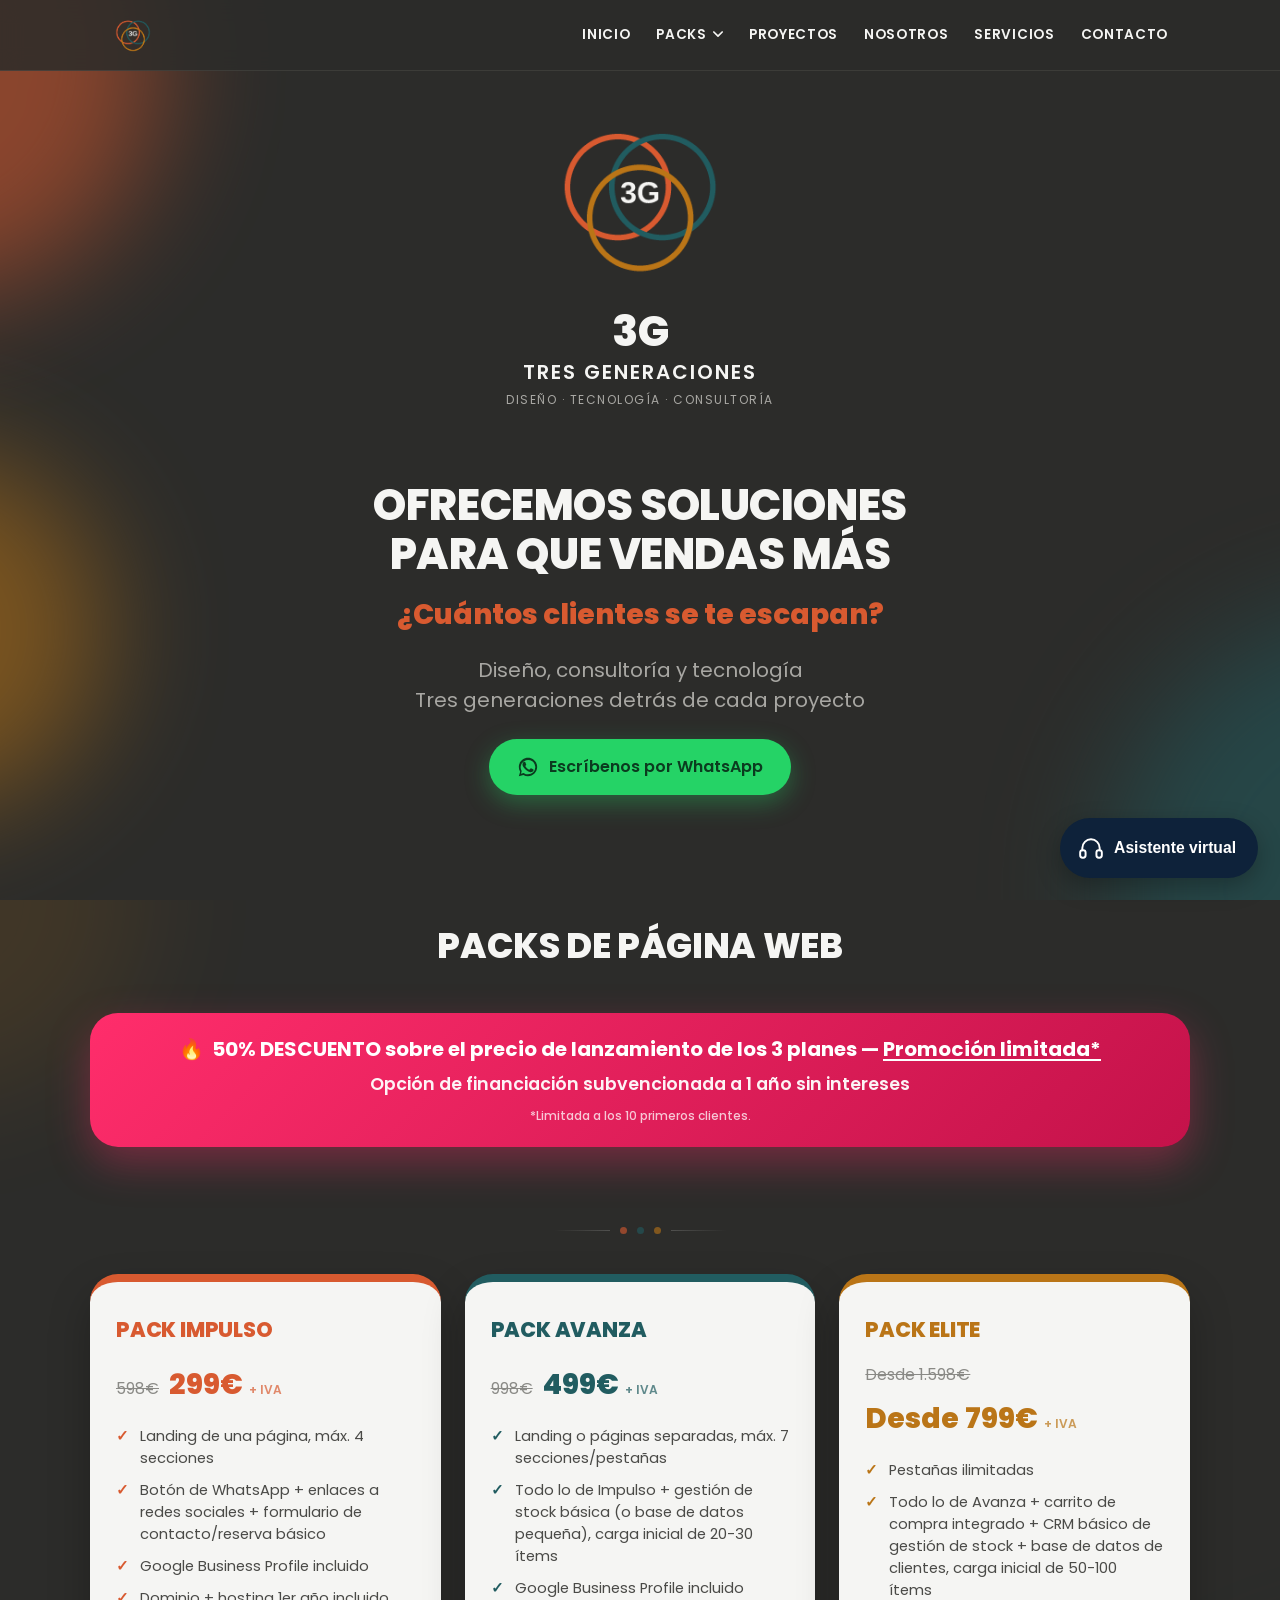
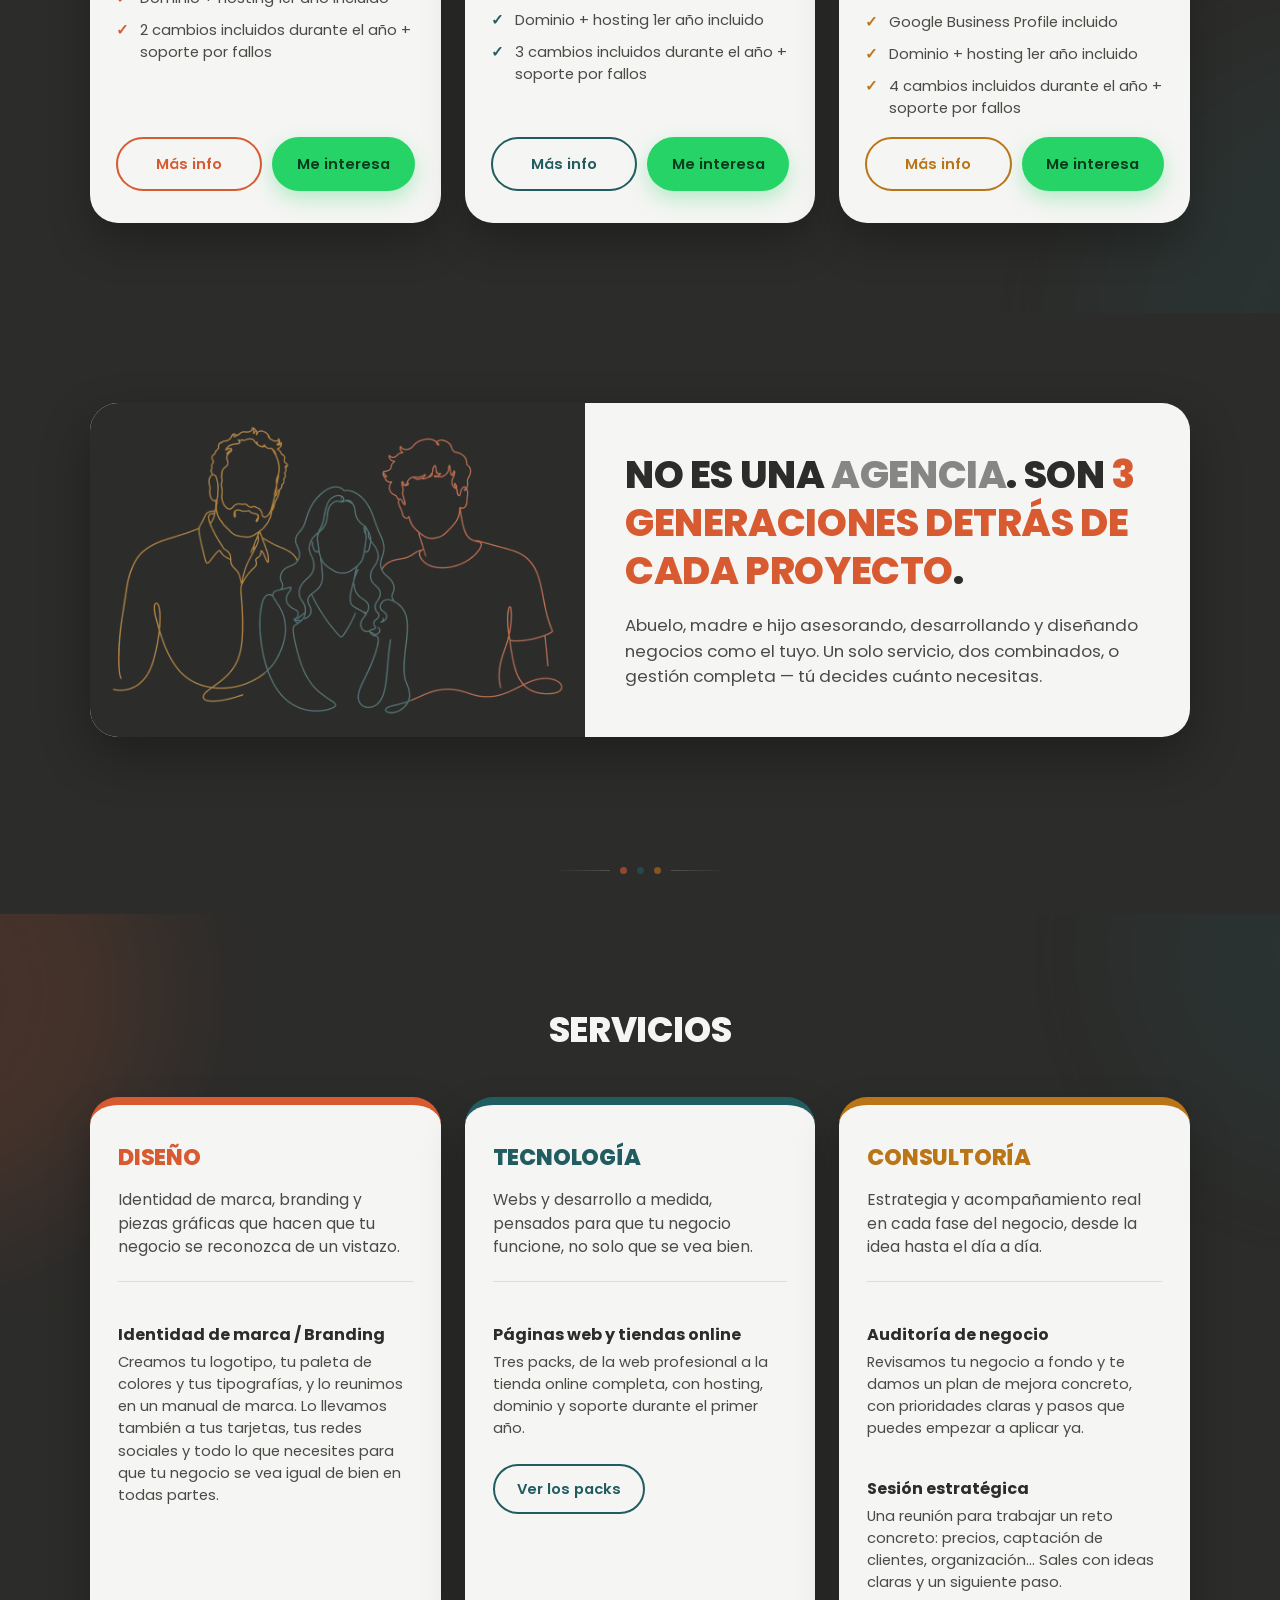
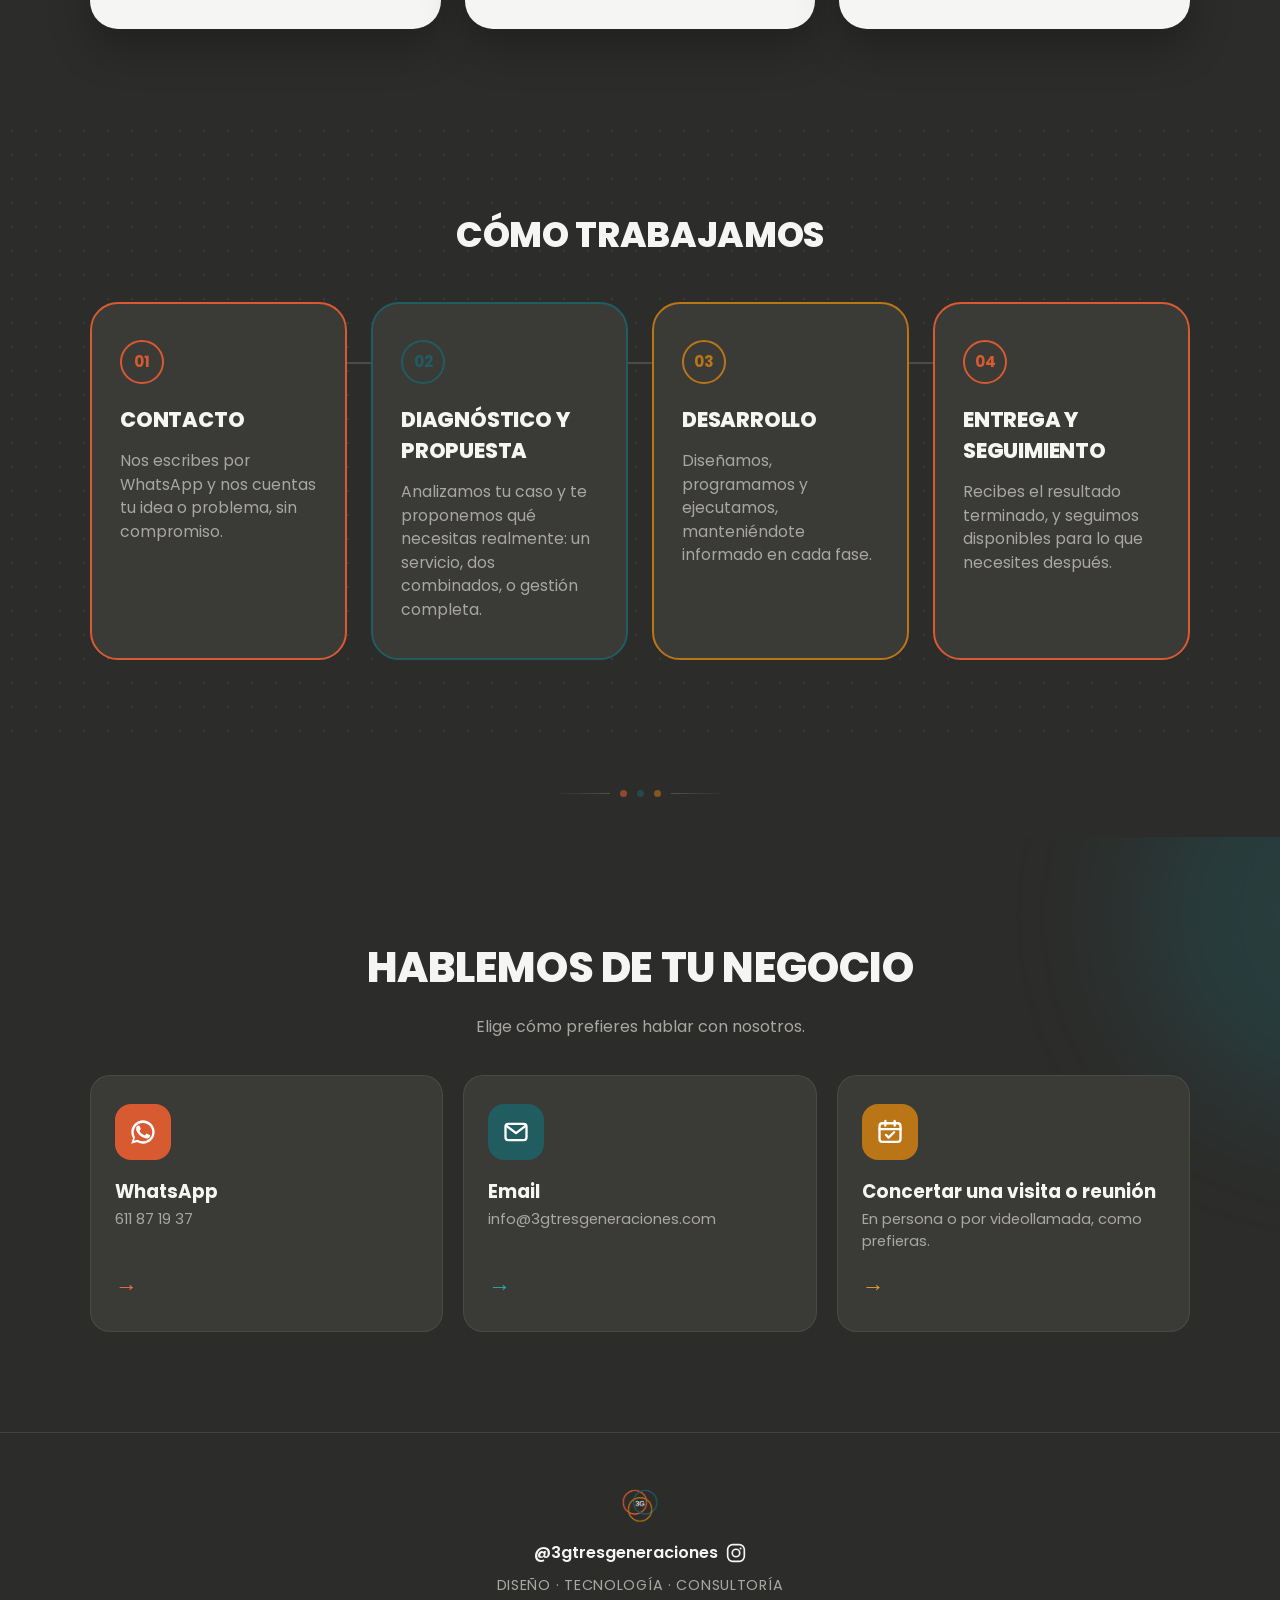
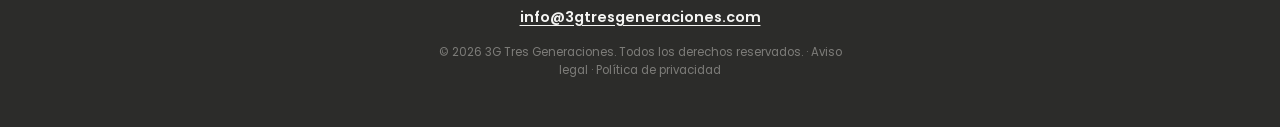
<file: index.html>
<!-- 3G Tres Generaciones — landing page de una sola página -->
<!DOCTYPE html>
<html lang="es">
<head>
  <meta charset="UTF-8">
  <meta name="viewport" content="width=device-width, initial-scale=1.0">

  <title>Diseño web y consultoría en Alicante | 3G Tres Generaciones</title>
  <meta name="description" content="Páginas web, tiendas online, branding y consultoría para negocios. Un equipo familiar de tres generaciones en Elche (Alicante). Pide tu presupuesto.">
  <link rel="canonical" href="https://3gtresgeneraciones.com/">

  <!-- Open Graph -->
  <meta property="og:type" content="website">
  <meta property="og:url" content="https://3gtresgeneraciones.com/">
  <meta property="og:title" content="Ofrecemos soluciones para que vendas más | 3G Tres Generaciones">
  <meta property="og:description" content="Páginas web, tiendas online, branding y consultoría para negocios. Un equipo familiar de tres generaciones en Elche (Alicante). Pide tu presupuesto.">
  <meta property="og:image" content="https://3gtresgeneraciones.com/assets/og-3g-tres-generaciones.jpg">
  <meta property="og:image:width" content="1200">
  <meta property="og:image:height" content="630">
  <meta property="og:image:alt" content="3G Tres Generaciones — Diseño, tecnología y consultoría">
  <meta property="og:site_name" content="3G Tres Generaciones">
  <meta property="og:locale" content="es_ES">
  <meta name="twitter:card" content="summary_large_image">

  <!-- Favicon -->
  <link rel="icon" type="image/x-icon" href="/assets/favicon.ico">
  <link rel="icon" type="image/png" sizes="32x32" href="/assets/favicon-32.png">
  <link rel="apple-touch-icon" sizes="180x180" href="/assets/favicon-180.png">

  <!-- Fuentes -->
  <link rel="preload" href="/assets/fonts/poppins-400.woff2" as="font" type="font/woff2" crossorigin>
  <link rel="preload" href="/assets/fonts/poppins-800.woff2" as="font" type="font/woff2" crossorigin>
  <link rel="stylesheet" href="/assets/fonts/fonts.css">

  <link rel="stylesheet" href="style.css">
  <link rel="stylesheet" href="agente.css">

  <!-- Datos estructurados -->
  <script type="application/ld+json">
{
  "@context": "https://schema.org",
  "@graph": [
    {
      "@type": "ProfessionalService",
      "@id": "https://3gtresgeneraciones.com/#negocio",
      "name": "3G Tres Generaciones",
      "legalName": "ASSURE INVEST DEVELOPMENT PROJECTS SL",
      "taxID": "B90454943",
      "url": "https://3gtresgeneraciones.com/",
      "logo": "https://3gtresgeneraciones.com/assets/3G_logo_icono.png",
      "image": "https://3gtresgeneraciones.com/assets/og-3g-tres-generaciones.jpg",
      "description": "Diseño web, tiendas online, branding y consultoría para negocios. Un equipo familiar de tres generaciones en Elche (Alicante).",
      "telephone": "+34 611 87 19 37",
      "email": "info@3gtresgeneraciones.com",
      "address": {
        "@type": "PostalAddress",
        "addressLocality": "Elche",
        "addressRegion": "Alicante",
        "addressCountry": "ES"
      },
      "areaServed": [
        {
          "@type": "AdministrativeArea",
          "name": "Provincia de Alicante"
        },
        {
          "@type": "Country",
          "name": "España"
        }
      ],
      "openingHoursSpecification": [
        {
          "@type": "OpeningHoursSpecification",
          "dayOfWeek": [
            "Monday",
            "Tuesday",
            "Wednesday",
            "Thursday",
            "Friday"
          ],
          "opens": "09:30",
          "closes": "15:00"
        }
      ],
      "sameAs": [
        "https://www.instagram.com/3gtresgeneraciones/"
      ]
    },
    {
      "@type": "WebSite",
      "@id": "https://3gtresgeneraciones.com/#web",
      "name": "3G Tres Generaciones",
      "url": "https://3gtresgeneraciones.com/",
      "inLanguage": "es-ES",
      "publisher": {
        "@id": "https://3gtresgeneraciones.com/#negocio"
      }
    }
  ]
}
  </script>
</head>
<body>

  <!-- ===================== MENÚ DE NAVEGACIÓN ===================== -->
  <nav class="site-nav" id="site-nav">
    <div class="site-nav__inner">
      <a class="site-nav__logo" href="#hero" aria-label="Inicio — 3G Tres Generaciones">
        <img src="assets/3G_logo_icono.png" alt="3G Tres Generaciones" width="46" height="46">
      </a>
      <ul class="site-nav__links">
        <li><a href="#hero">Inicio</a></li>
        <li class="site-nav__item site-nav__item--dropdown">
          <a href="/packs/es/index.html">Packs</a>
          <button type="button" class="site-nav__caret" aria-expanded="false" aria-label="Mostrar los packs">
            <svg viewBox="0 0 12 8" width="10" height="7" aria-hidden="true"><path d="M1 1l5 5 5-5" fill="none" stroke="currentColor" stroke-width="2" stroke-linecap="round" stroke-linejoin="round"/></svg>
          </button>
          <ul class="site-nav__submenu">
            <li><a href="/packs/es/impulso.html">Pack Impulso</a></li>
            <li><a href="/packs/es/avanza.html">Pack Avanza</a></li>
            <li><a href="/packs/es/elite.html">Pack Elite</a></li>
          </ul>
        </li>
        <li><a href="proyectos.html">Proyectos</a></li>
        <li><a href="#quienes-somos">Nosotros</a></li>
        <li><a href="#servicios">Servicios</a></li>
        <li><a href="#contacto">Contacto</a></li>
      </ul>
    </div>
  </nav>

  <!-- ===================== HERO ===================== -->
  <header class="hero" id="hero">
    <div class="blob blob--coral" aria-hidden="true"></div>
    <div class="blob blob--petroleo" aria-hidden="true"></div>
    <div class="blob blob--dorado" aria-hidden="true"></div>

    <div class="hero__content reveal">
      <div class="hero__logo-lockup">
        <img class="hero__logo-icon" src="assets/3G_logo_icono.png" alt="3G Tres Generaciones" width="208" height="208">
        <div class="hero__logo-text">
          <span class="hero__logo-3g">3G</span>
          <span class="hero__logo-name">TRES GENERACIONES</span>
          <span class="hero__logo-tagline">DISEÑO · TECNOLOGÍA · CONSULTORÍA</span>
        </div>
      </div>

      <h1 class="hero__title">Ofrecemos soluciones para que vendas más</h1>
      <p class="hero__pregunta">¿Cuántos clientes se te escapan?</p>
      <p class="hero__subtitle">Diseño, consultoría y tecnología<br>Tres generaciones detrás de cada proyecto</p>

      <a
        class="btn btn--whatsapp"
        href="https://wa.me/34611871937?text=Hola%2C%20he%20visto%20vuestra%20web%20y%20me%20gustar%C3%ADa%20m%C3%A1s%20informaci%C3%B3n"
        target="_blank"
        rel="noopener"
      >
        <svg class="btn__icon" viewBox="0 0 24 24" aria-hidden="true"><path d="M17.472 14.382c-.297-.149-1.758-.867-2.03-.967-.273-.099-.471-.148-.67.15-.197.297-.767.966-.94 1.164-.173.199-.347.223-.644.075-.297-.15-1.255-.463-2.39-1.475-.883-.788-1.48-1.761-1.653-2.059-.173-.297-.018-.458.13-.606.134-.133.298-.347.446-.52.149-.174.198-.298.298-.497.099-.198.05-.371-.025-.52-.075-.149-.669-1.612-.916-2.207-.242-.579-.487-.5-.669-.51-.173-.008-.371-.01-.57-.01-.198 0-.52.074-.792.372-.272.297-1.04 1.016-1.04 2.479 0 1.462 1.065 2.875 1.213 3.074.149.198 2.096 3.2 5.077 4.487.709.306 1.262.489 1.694.625.712.227 1.36.195 1.871.118.571-.085 1.758-.719 2.006-1.413.248-.694.248-1.29.173-1.413-.074-.124-.272-.198-.57-.347z"/><path d="M12.001 2C6.478 2 2 6.478 2 12c0 1.86.505 3.646 1.457 5.203L2 22l4.938-1.396A9.943 9.943 0 0 0 12.001 22C17.523 22 22 17.523 22 12S17.523 2 12.001 2zm0 18.03a8.01 8.01 0 0 1-4.336-1.278l-.311-.188-3.037.858.842-2.997-.199-.31A8.006 8.006 0 1 1 20.007 12a8.014 8.014 0 0 1-8.006 8.03z"/></svg>
        Escríbenos por WhatsApp
      </a>
    </div>
  </header>

  <!-- ===================== PACKS Y PROMOCIÓN ===================== -->
  <section class="packs" id="packs-promocion">
    <div class="blob blob--dorado blob--faint blob--small" aria-hidden="true"></div>
    <div class="blob blob--petroleo blob--faint" aria-hidden="true"></div>

    <h2 class="packs__title reveal">Packs de página web</h2>

    <div class="packs__banner reveal">
      <p class="packs__banner-text">
        <span class="packs__banner-emoji" aria-hidden="true">🔥</span>
        50% DESCUENTO sobre el precio de lanzamiento de los 3 planes — <span class="packs__banner-highlight">Promoción limitada*</span>
      </p>
      <p class="packs__banner-financing">Opción de financiación subvencionada a 1 año sin intereses</p>
      <p class="packs__banner-note">*Limitada a los 10 primeros clientes.</p>
    </div>

    <div class="divider" aria-hidden="true">
      <span class="divider__dot divider__dot--coral"></span>
      <span class="divider__dot divider__dot--petroleo"></span>
      <span class="divider__dot divider__dot--dorado"></span>
    </div>

    <div class="packs__grid">

      <article class="pack-card pack-card--impulso reveal">
        <h3 class="pack-card__name">Pack Impulso</h3>
        <div class="pack-card__price">
          <span class="pack-card__price-old">598€</span>
          <span class="pack-card__price-new">299€&nbsp;<span class="precio-iva">+&nbsp;IVA</span></span>
        </div>
        <ul class="pack-card__list">
          <li>Landing de una página, máx. 4 secciones</li>
          <li>Botón de WhatsApp + enlaces a redes sociales + formulario de contacto/reserva básico</li>
          <li>Google Business Profile incluido</li>
          <li>Dominio + hosting 1er año incluido</li>
          <li>2 cambios incluidos durante el año + soporte por fallos</li>
        </ul>
        <div class="pack-card__actions">
          <a href="packs/es/impulso.html" class="btn btn--outline">Más info</a>
          <a
            class="btn btn--whatsapp-sm"
            href="https://wa.me/34611871937?text=Hola%2C%20me%20interesa%20el%20Pack%20Impulso"
            target="_blank"
            rel="noopener"
          >Me interesa</a>
        </div>
      </article>

      <article class="pack-card pack-card--avanza reveal">
        <h3 class="pack-card__name">Pack Avanza</h3>
        <div class="pack-card__price">
          <span class="pack-card__price-old">998€</span>
          <span class="pack-card__price-new">499€&nbsp;<span class="precio-iva">+&nbsp;IVA</span></span>
        </div>
        <ul class="pack-card__list">
          <li>Landing o páginas separadas, máx. 7 secciones/pestañas</li>
          <li>Todo lo de Impulso + gestión de stock básica (o base de datos pequeña), carga inicial de 20-30 ítems</li>
          <li>Google Business Profile incluido</li>
          <li>Dominio + hosting 1er año incluido</li>
          <li>3 cambios incluidos durante el año + soporte por fallos</li>
        </ul>
        <div class="pack-card__actions">
          <a href="packs/es/avanza.html" class="btn btn--outline">Más info</a>
          <a
            class="btn btn--whatsapp-sm"
            href="https://wa.me/34611871937?text=Hola%2C%20me%20interesa%20el%20Pack%20Avanza"
            target="_blank"
            rel="noopener"
          >Me interesa</a>
        </div>
      </article>

      <article class="pack-card pack-card--elite reveal">
        <h3 class="pack-card__name">Pack Elite</h3>
        <div class="pack-card__price">
          <span class="pack-card__price-old">Desde 1.598€</span>
          <span class="pack-card__price-new">Desde 799€&nbsp;<span class="precio-iva">+&nbsp;IVA</span></span>
        </div>
        <ul class="pack-card__list">
          <li>Pestañas ilimitadas</li>
          <li>Todo lo de Avanza + carrito de compra integrado + CRM básico de gestión de stock + base de datos de clientes, carga inicial de 50-100 ítems</li>
          <li>Google Business Profile incluido</li>
          <li>Dominio + hosting 1er año incluido</li>
          <li>4 cambios incluidos durante el año + soporte por fallos</li>
        </ul>
        <div class="pack-card__actions">
          <a href="packs/es/elite.html" class="btn btn--outline">Más info</a>
          <a
            class="btn btn--whatsapp-sm"
            href="https://wa.me/34611871937?text=Hola%2C%20me%20interesa%20el%20Pack%20Elite"
            target="_blank"
            rel="noopener"
          >Me interesa</a>
        </div>
      </article>

    </div>
  </section>

  <!-- ===================== QUIÉNES SOMOS ===================== -->
  <section class="about" id="quienes-somos">
    <div class="about__inner reveal">
      <div class="about__image-box">
        <img
          src="assets/3G_equipo_ilustracion.webp"
          alt="Ilustración del equipo de 3G Tres Generaciones"
          width="1000" height="648" loading="lazy" decoding="async"
        >
      </div>

      <div class="about__copy">
        <h2 class="about__title">No es una <span class="about__title-white">agencia</span>. Son <span class="about__title-accent">3 generaciones detrás de cada proyecto</span>.</h2>
        <p class="about__text">Abuelo, madre e hijo asesorando, desarrollando y diseñando negocios como el tuyo. Un solo servicio, dos combinados, o gestión completa — tú decides cuánto necesitas.</p>
      </div>
    </div>
  </section>

  <div class="divider" aria-hidden="true">
    <span class="divider__dot divider__dot--coral"></span>
    <span class="divider__dot divider__dot--petroleo"></span>
    <span class="divider__dot divider__dot--dorado"></span>
  </div>

  <!-- ===================== SERVICIOS ===================== -->
  <section class="services" id="servicios">
    <div class="blob blob--petroleo blob--faint blob--small" aria-hidden="true"></div>
    <div class="blob blob--coral blob--faint" aria-hidden="true"></div>

    <h2 class="services__title reveal">Servicios</h2>

    <div class="services__grid">

      <article class="card card--coral reveal">
        <h3 class="card__title">Diseño</h3>
        <p class="card__text">Identidad de marca, branding y piezas gráficas que hacen que tu negocio se reconozca de un vistazo.</p>
        <ul class="card__services">
          <li>
            <h4 class="card__service-title">Identidad de marca / Branding</h4>
            <p class="card__service-text">Creamos tu logotipo, tu paleta de colores y tus tipografías, y lo reunimos en un manual de marca. Lo llevamos también a tus tarjetas, tus redes sociales y todo lo que necesites para que tu negocio se vea igual de bien en todas partes.</p>
          </li>
        </ul>
      </article>

      <article class="card card--petroleo reveal">
        <h3 class="card__title">Tecnología</h3>
        <p class="card__text">Webs y desarrollo a medida, pensados para que tu negocio funcione, no solo que se vea bien.</p>
        <ul class="card__services">
          <li>
            <h4 class="card__service-title">Páginas web y tiendas online</h4>
            <p class="card__service-text">Tres packs, de la web profesional a la tienda online completa, con hosting, dominio y soporte durante el primer año.</p>
          </li>
        </ul>
        <a href="packs/es/index.html" class="btn btn--outline card__btn">Ver los packs</a>
      </article>

      <article class="card card--dorado reveal">
        <h3 class="card__title">Consultoría</h3>
        <p class="card__text">Estrategia y acompañamiento real en cada fase del negocio, desde la idea hasta el día a día.</p>
        <ul class="card__services">
          <li>
            <h4 class="card__service-title">Auditoría de negocio</h4>
            <p class="card__service-text">Revisamos tu negocio a fondo y te damos un plan de mejora concreto, con prioridades claras y pasos que puedes empezar a aplicar ya.</p>
          </li>
          <li>
            <h4 class="card__service-title">Sesión estratégica</h4>
            <p class="card__service-text">Una reunión para trabajar un reto concreto: precios, captación de clientes, organización… Sales con ideas claras y un siguiente paso.</p>
          </li>
        </ul>
      </article>

    </div>
  </section>

  <!-- ===================== CÓMO TRABAJAMOS ===================== -->
  <section class="process" id="como-trabajamos">
    <h2 class="process__title reveal">Cómo trabajamos</h2>

    <div class="process__track">
      <div class="process__line" aria-hidden="true"></div>

      <article class="step step--coral reveal">
        <span class="step__circle">01</span>
        <h3 class="step__title">Contacto</h3>
        <p class="step__text">Nos escribes por WhatsApp y nos cuentas tu idea o problema, sin compromiso.</p>
      </article>

      <article class="step step--petroleo reveal">
        <span class="step__circle">02</span>
        <h3 class="step__title">Diagnóstico y propuesta</h3>
        <p class="step__text">Analizamos tu caso y te proponemos qué necesitas realmente: un servicio, dos combinados, o gestión completa.</p>
      </article>

      <article class="step step--dorado reveal">
        <span class="step__circle">03</span>
        <h3 class="step__title">Desarrollo</h3>
        <p class="step__text">Diseñamos, programamos y ejecutamos, manteniéndote informado en cada fase.</p>
      </article>

      <article class="step step--coral reveal">
        <span class="step__circle">04</span>
        <h3 class="step__title">Entrega y seguimiento</h3>
        <p class="step__text">Recibes el resultado terminado, y seguimos disponibles para lo que necesites después.</p>
      </article>

    </div>
  </section>

  <div class="divider" aria-hidden="true">
    <span class="divider__dot divider__dot--coral"></span>
    <span class="divider__dot divider__dot--petroleo"></span>
    <span class="divider__dot divider__dot--dorado"></span>
  </div>

  <!-- ===================== CTA FINAL ===================== -->
  <section class="cta-final" id="contacto">
    <div class="blob blob--petroleo blob--small" aria-hidden="true"></div>
    <div class="reveal">
      <h2 class="cta-final__title">Hablemos de tu negocio</h2>
      <p class="contacto__intro">Elige cómo prefieres hablar con nosotros.</p>
    </div>

    <div class="contacto reveal">
      <a class="contacto__opcion contacto__opcion--coral" href="https://wa.me/34611871937?text=Hola%2C%20he%20visto%20vuestra%20web%20y%20me%20gustar%C3%ADa%20m%C3%A1s%20informaci%C3%B3n" target="_blank" rel="noopener">
        <span class="contacto__icono"><svg viewBox="0 0 24 24" aria-hidden="true"><path d="M17.472 14.382c-.297-.149-1.758-.867-2.03-.967-.273-.099-.471-.148-.67.15-.197.297-.767.966-.94 1.164-.173.199-.347.223-.644.075-.297-.15-1.255-.463-2.39-1.475-.883-.788-1.48-1.761-1.653-2.059-.173-.297-.018-.458.13-.606.134-.133.298-.347.446-.52.149-.174.198-.298.298-.497.099-.198.05-.371-.025-.52-.075-.149-.669-1.612-.916-2.207-.242-.579-.487-.5-.669-.51-.173-.008-.371-.01-.57-.01-.198 0-.52.074-.792.372-.272.297-1.04 1.016-1.04 2.479 0 1.462 1.065 2.875 1.213 3.074.149.198 2.096 3.2 5.077 4.487.709.306 1.262.489 1.694.625.712.227 1.36.195 1.871.118.571-.085 1.758-.719 2.006-1.413.248-.694.248-1.29.173-1.413-.074-.124-.272-.198-.57-.347z"/><path d="M12.001 2C6.478 2 2 6.478 2 12c0 1.86.505 3.646 1.457 5.203L2 22l4.938-1.396A9.943 9.943 0 0 0 12.001 22C17.523 22 22 17.523 22 12S17.523 2 12.001 2zm0 18.03a8.01 8.01 0 0 1-4.336-1.278l-.311-.188-3.037.858.842-2.997-.199-.31A8.006 8.006 0 1 1 20.007 12a8.014 8.014 0 0 1-8.006 8.03z"/></svg></span>
        <span class="contacto__texto">
          <span class="contacto__titulo">WhatsApp</span>
          <span class="contacto__detalle">611 87 19 37</span>
        </span>
        <span class="contacto__flecha" aria-hidden="true">→</span>
      </a>
      <a class="contacto__opcion contacto__opcion--petroleo" href="mailto:info@3gtresgeneraciones.com">
        <span class="contacto__icono"><svg viewBox="0 0 24 24" aria-hidden="true" fill="none" stroke="currentColor" stroke-width="2" stroke-linecap="round" stroke-linejoin="round"><rect x="3" y="5" width="18" height="14" rx="2.5"/><path d="M3.5 6.5l8.5 6.5 8.5-6.5"/></svg></span>
        <span class="contacto__texto">
          <span class="contacto__titulo">Email</span>
          <span class="contacto__detalle">info@<wbr>3gtresgeneraciones.com</span>
        </span>
        <span class="contacto__flecha" aria-hidden="true">→</span>
      </a>
      <a class="contacto__opcion contacto__opcion--dorado" href="https://wa.me/34611871937?text=Hola%2C%20me%20gustar%C3%ADa%20concertar%20una%20visita%20presencial%20o%20una%20reuni%C3%B3n%20por%20Zoom." target="_blank" rel="noopener">
        <span class="contacto__icono"><svg viewBox="0 0 24 24" aria-hidden="true" fill="none" stroke="currentColor" stroke-width="2" stroke-linecap="round" stroke-linejoin="round"><rect x="3" y="4.5" width="18" height="16" rx="2.5"/><path d="M3 9.5h18M8 2.5v4M16 2.5v4"/><path d="M8.5 14.5l2.3 2.3 4.7-4.6"/></svg></span>
        <span class="contacto__texto">
          <span class="contacto__titulo">Concertar una visita o reunión</span>
          <span class="contacto__detalle">En persona o por videollamada, como prefieras.</span>
        </span>
        <span class="contacto__flecha" aria-hidden="true">→</span>
      </a>
    </div>
  </section>

  <!-- ===================== FOOTER ===================== -->
  <footer class="footer">
    <div class="footer__social">
      <img src="assets/3G_logo_icono.png" alt="3G Tres Generaciones" class="footer__logo" width="48" height="48" loading="lazy">
      <div class="footer__handle">
        <span>@3gtresgeneraciones</span>
        <a href="https://www.instagram.com/3gtresgeneraciones/" target="_blank" rel="noopener" aria-label="Instagram de 3G Tres Generaciones">
          <svg class="footer__ig-icon" viewBox="0 0 24 24" fill="none" xmlns="http://www.w3.org/2000/svg">
            <rect x="2" y="2" width="20" height="20" rx="6" stroke="currentColor" stroke-width="2"/>
            <circle cx="12" cy="12" r="4.5" stroke="currentColor" stroke-width="2"/>
            <circle cx="17.5" cy="6.5" r="1.2" fill="currentColor"/>
          </svg>
        </a>
      </div>
    </div>
    <p class="footer__tagline">Diseño · Tecnología · Consultoría</p>
    <p class="footer__email"><a href="mailto:info@3gtresgeneraciones.com">info@3gtresgeneraciones.com</a></p>
    <p class="footer__legal">© 2026 3G Tres Generaciones. Todos los derechos reservados. · <a href="/aviso-legal/">Aviso legal</a> · <a href="/privacidad/">Política de privacidad</a></p>
  </footer>

  <!-- ===================== BOTÓN FLOTANTE (móvil) ===================== -->
  <a
    class="sticky-whatsapp"
    id="stickyWhatsapp"
    href="https://wa.me/34611871937?text=Hola%2C%20he%20visto%20vuestra%20web%20y%20me%20gustar%C3%ADa%20m%C3%A1s%20informaci%C3%B3n"
    target="_blank"
    rel="noopener"
    aria-label="Escríbenos por WhatsApp"
  >
    <svg class="btn__icon" viewBox="0 0 24 24" aria-hidden="true"><path d="M17.472 14.382c-.297-.149-1.758-.867-2.03-.967-.273-.099-.471-.148-.67.15-.197.297-.767.966-.94 1.164-.173.199-.347.223-.644.075-.297-.15-1.255-.463-2.39-1.475-.883-.788-1.48-1.761-1.653-2.059-.173-.297-.018-.458.13-.606.134-.133.298-.347.446-.52.149-.174.198-.298.298-.497.099-.198.05-.371-.025-.52-.075-.149-.669-1.612-.916-2.207-.242-.579-.487-.5-.669-.51-.173-.008-.371-.01-.57-.01-.198 0-.52.074-.792.372-.272.297-1.04 1.016-1.04 2.479 0 1.462 1.065 2.875 1.213 3.074.149.198 2.096 3.2 5.077 4.487.709.306 1.262.489 1.694.625.712.227 1.36.195 1.871.118.571-.085 1.758-.719 2.006-1.413.248-.694.248-1.29.173-1.413-.074-.124-.272-.198-.57-.347z"/><path d="M12.001 2C6.478 2 2 6.478 2 12c0 1.86.505 3.646 1.457 5.203L2 22l4.938-1.396A9.943 9.943 0 0 0 12.001 22C17.523 22 22 17.523 22 12S17.523 2 12.001 2zm0 18.03a8.01 8.01 0 0 1-4.336-1.278l-.311-.188-3.037.858.842-2.997-.199-.31A8.006 8.006 0 1 1 20.007 12a8.014 8.014 0 0 1-8.006 8.03z"/></svg>
  </a>

  <form name="agente-contacto" data-netlify="true" netlify-honeypot="bot-field" hidden>
  <input type="text" name="tipo" />
  <input type="text" name="dato" />
  <input type="text" name="ultima_pregunta" />
  <input type="text" name="pagina" />
  <input type="text" name="nombre" />
  <input name="bot-field" />
</form>

  <script src="script.js"></script>
  <script src="agente-config.js"></script>
  <script src="agente.js"></script>
</body>
</html>
</file>
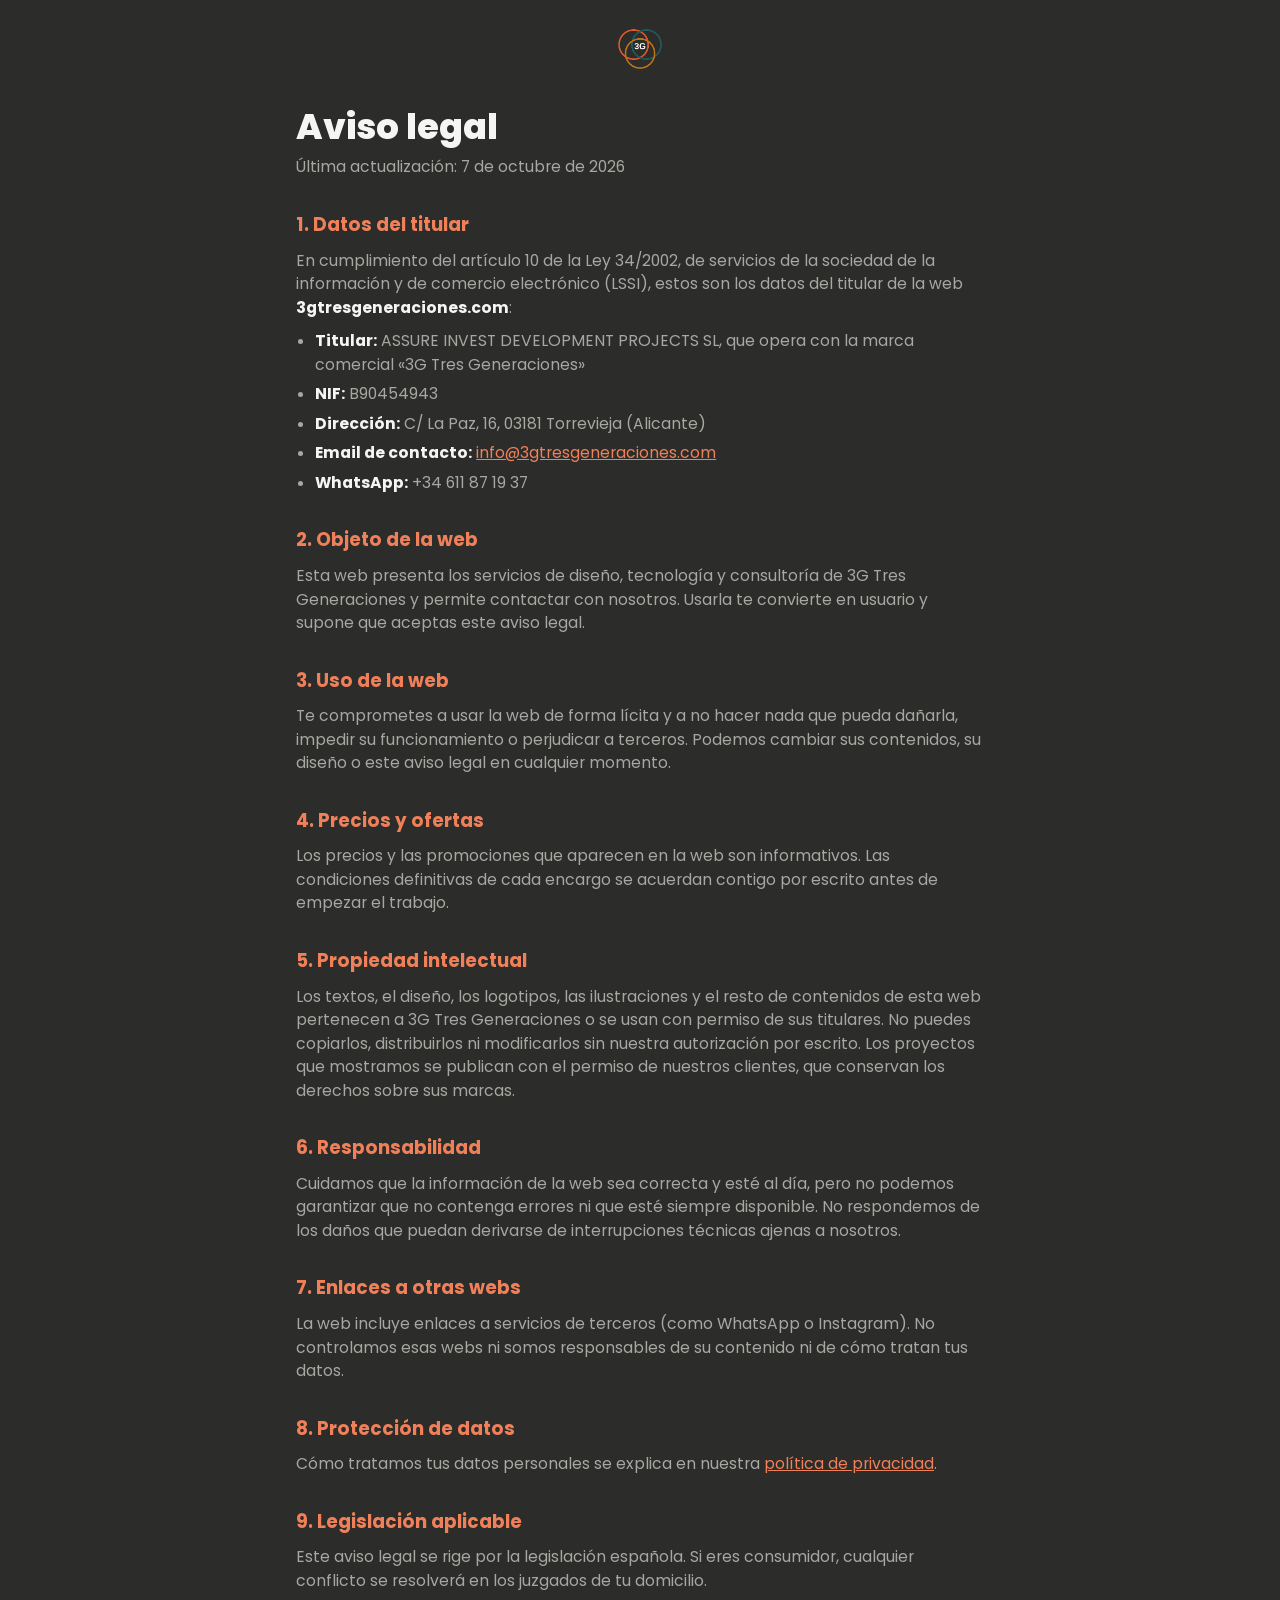
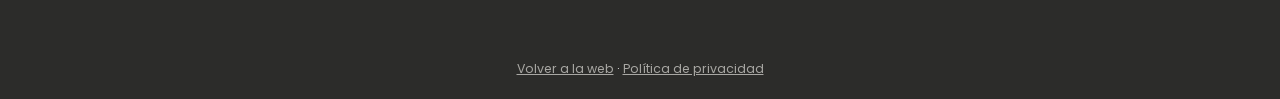
<file: aviso-legal/index.html>
<!-- 3G Tres Generaciones — Aviso legal -->
<!DOCTYPE html>
<html lang="es">
<head>
  <meta charset="UTF-8">
  <meta name="viewport" content="width=device-width, initial-scale=1.0">

  <title>Aviso legal | 3G Tres Generaciones</title>
  <meta name="description" content="Datos del titular y condiciones de uso de la web de 3G Tres Generaciones.">
  <link rel="canonical" href="https://3gtresgeneraciones.com/aviso-legal/">

  <!-- Open Graph -->
  <meta property="og:type" content="website">
  <meta property="og:url" content="https://3gtresgeneraciones.com/aviso-legal/">
  <meta property="og:title" content="Aviso legal | 3G Tres Generaciones">
  <meta property="og:description" content="Datos del titular y condiciones de uso de la web de 3G Tres Generaciones.">
  <meta property="og:image" content="https://3gtresgeneraciones.com/assets/og-3g-tres-generaciones.jpg">
  <meta property="og:image:width" content="1200">
  <meta property="og:image:height" content="630">
  <meta property="og:image:alt" content="3G Tres Generaciones — Diseño, tecnología y consultoría">
  <meta property="og:site_name" content="3G Tres Generaciones">
  <meta property="og:locale" content="es_ES">
  <meta name="twitter:card" content="summary_large_image">

  <!-- Favicon -->
  <link rel="icon" type="image/x-icon" href="/assets/favicon.ico">
  <link rel="icon" type="image/png" sizes="32x32" href="/assets/favicon-32.png">
  <link rel="apple-touch-icon" sizes="180x180" href="/assets/favicon-180.png">

  <!-- Fuentes -->
  <link rel="preload" href="/assets/fonts/poppins-400.woff2" as="font" type="font/woff2" crossorigin>
  <link rel="preload" href="/assets/fonts/poppins-800.woff2" as="font" type="font/woff2" crossorigin>
  <link rel="stylesheet" href="/assets/fonts/fonts.css">

  <link rel="stylesheet" href="/diagnostico/diagnostico.css">
  <style>
    .legal { max-width: 720px; margin: 0 auto; padding: 16px 16px 48px; }
    .legal h1 { font-size: clamp(1.6rem, 6vw, 2.2rem); font-weight: 800; line-height: 1.15; margin-bottom: 8px; }
    .legal h2 { font-size: 1.15rem; font-weight: 700; margin: 32px 0 10px; color: var(--coral-claro); }
    .legal p, .legal li { color: var(--text-secondary); font-size: 0.98rem; }
    .legal p + p { margin-top: 10px; }
    .legal ul { padding-left: 1.2em; margin: 10px 0; }
    .legal li + li { margin-top: 6px; }
    .legal strong { color: var(--text-primary); }
    .legal a { color: var(--coral-claro); }
    .legal__fecha { font-size: 0.85rem; }
  </style>
</head>
<body>

  <header class="dx-header">
    <a href="/" aria-label="Inicio — 3G Tres Generaciones">
      <img src="/assets/3G_logo_icono.png" alt="3G Tres Generaciones" class="dx-header__logo" width="60" height="60">
    </a>
  </header>

  <main class="legal">
    <h1>Aviso legal</h1>
    <p class="legal__fecha">Última actualización: 7 de octubre de 2026</p>

    <h2>1. Datos del titular</h2>
    <p>En cumplimiento del artículo 10 de la Ley 34/2002, de servicios de la sociedad de la información y de comercio electrónico (LSSI), estos son los datos del titular de la web <strong>3gtresgeneraciones.com</strong>:</p>
    <ul>
      <li><strong>Titular:</strong> ASSURE INVEST DEVELOPMENT PROJECTS SL, que opera con la marca comercial «3G Tres Generaciones»</li>
      <li><strong>NIF:</strong> B90454943</li>
      <li><strong>Dirección:</strong> C/ La Paz, 16, 03181 Torrevieja (Alicante)</li>
      <li><strong>Email de contacto:</strong> <a href="mailto:info@3gtresgeneraciones.com">info@3gtresgeneraciones.com</a></li>
      <li><strong>WhatsApp:</strong> +34 611 87 19 37</li>
    </ul>

    <h2>2. Objeto de la web</h2>
    <p>Esta web presenta los servicios de diseño, tecnología y consultoría de 3G Tres Generaciones y permite contactar con nosotros. Usarla te convierte en usuario y supone que aceptas este aviso legal.</p>

    <h2>3. Uso de la web</h2>
    <p>Te comprometes a usar la web de forma lícita y a no hacer nada que pueda dañarla, impedir su funcionamiento o perjudicar a terceros. Podemos cambiar sus contenidos, su diseño o este aviso legal en cualquier momento.</p>

    <h2>4. Precios y ofertas</h2>
    <p>Los precios y las promociones que aparecen en la web son informativos. Las condiciones definitivas de cada encargo se acuerdan contigo por escrito antes de empezar el trabajo.</p>

    <h2>5. Propiedad intelectual</h2>
    <p>Los textos, el diseño, los logotipos, las ilustraciones y el resto de contenidos de esta web pertenecen a 3G Tres Generaciones o se usan con permiso de sus titulares. No puedes copiarlos, distribuirlos ni modificarlos sin nuestra autorización por escrito. Los proyectos que mostramos se publican con el permiso de nuestros clientes, que conservan los derechos sobre sus marcas.</p>

    <h2>6. Responsabilidad</h2>
    <p>Cuidamos que la información de la web sea correcta y esté al día, pero no podemos garantizar que no contenga errores ni que esté siempre disponible. No respondemos de los daños que puedan derivarse de interrupciones técnicas ajenas a nosotros.</p>

    <h2>7. Enlaces a otras webs</h2>
    <p>La web incluye enlaces a servicios de terceros (como WhatsApp o Instagram). No controlamos esas webs ni somos responsables de su contenido ni de cómo tratan tus datos.</p>

    <h2>8. Protección de datos</h2>
    <p>Cómo tratamos tus datos personales se explica en nuestra <a href="/privacidad/">política de privacidad</a>.</p>

    <h2>9. Legislación aplicable</h2>
    <p>Este aviso legal se rige por la legislación española. Si eres consumidor, cualquier conflicto se resolverá en los juzgados de tu domicilio.</p>
  </main>

  <footer class="dx-pie">
    <a href="/">Volver a la web</a> · <a href="/privacidad/">Política de privacidad</a>
  </footer>

</body>
</html>
</file>
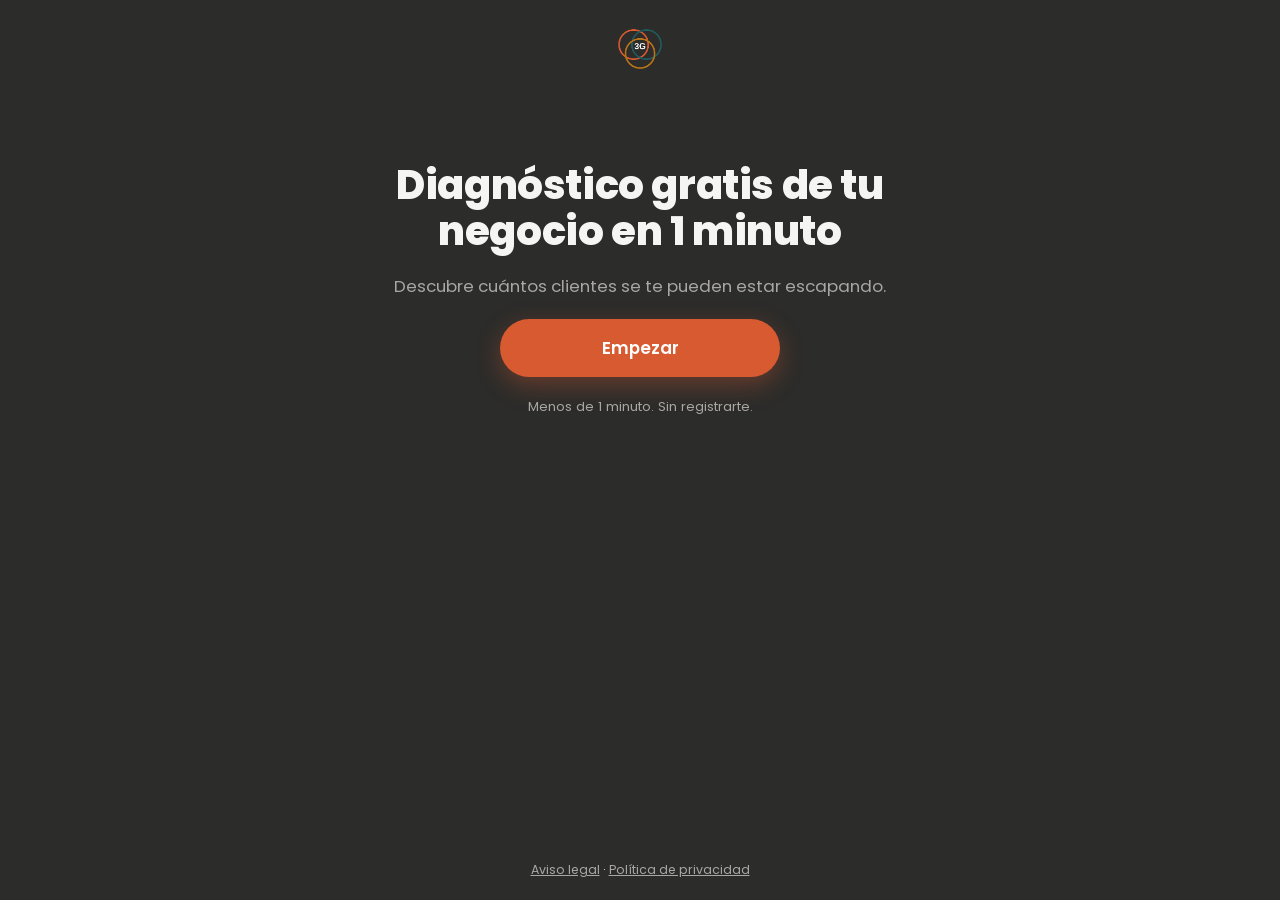
<file: diagnostico/index.html>
<!-- 3G Tres Generaciones — Diagnóstico gratis (destino del QR de las tarjetas) -->
<!DOCTYPE html>
<html lang="es">
<head>
  <meta charset="UTF-8">
  <meta name="viewport" content="width=device-width, initial-scale=1.0, viewport-fit=cover">
  <meta name="theme-color" content="#2C2C2A">

  <title>Diagnóstico gratis de tu negocio | 3G Tres Generaciones</title>
  <meta name="description" content="Descubre en menos de 1 minuto cuánto tiempo pasas contestando mensajes y cuántos clientes se te pueden estar escapando.">
  <meta name="robots" content="noindex, nofollow">

  <!-- Favicon -->
  <link rel="icon" type="image/x-icon" href="/assets/favicon.ico">
  <link rel="icon" type="image/png" sizes="32x32" href="/assets/favicon-32.png">
  <link rel="apple-touch-icon" sizes="180x180" href="/assets/favicon-180.png">

  <!-- Fuentes -->
  <link rel="preload" href="/assets/fonts/poppins-400.woff2" as="font" type="font/woff2" crossorigin>
  <link rel="preload" href="/assets/fonts/poppins-800.woff2" as="font" type="font/woff2" crossorigin>
  <link rel="stylesheet" href="/assets/fonts/fonts.css">

  <link rel="stylesheet" href="/diagnostico/diagnostico.css">
</head>
<body>

  <header class="dx-header">
    <img src="/assets/3G_logo_icono.png" alt="3G Tres Generaciones" class="dx-header__logo" width="60" height="60">
  </header>

  <main class="dx">

    <!-- Barra superior: volver + progreso -->
    <div class="dx-barra" id="dxBarra" hidden>
      <button type="button" class="dx-volver" id="dxVolver" aria-label="Volver a la pregunta anterior">
        <svg viewBox="0 0 24 24" width="22" height="22" aria-hidden="true"><path d="M15 5l-7 7 7 7" fill="none" stroke="currentColor" stroke-width="2.4" stroke-linecap="round" stroke-linejoin="round"/></svg>
      </button>
      <div class="dx-progreso" id="dxProgreso" role="progressbar" aria-valuemin="0" aria-valuemax="7" aria-valuenow="0" aria-label="Progreso">
        <div class="dx-progreso__relleno" id="dxProgresoRelleno"></div>
      </div>
      <span class="dx-progreso__texto" id="dxProgresoTexto"></span>
    </div>

    <!-- ========== Inicio ========== -->
    <section class="dx-pantalla dx-pantalla--inicio" data-pantalla="inicio">
      <h1 class="dx-titulo" tabindex="-1">Diagnóstico gratis de tu negocio en 1 minuto</h1>
      <p class="dx-subtitulo">Descubre cuántos clientes se te pueden estar escapando.</p>
      <button type="button" class="dx-btn" data-ir="negocio">Empezar</button>
      <p class="dx-nota">Menos de 1 minuto. Sin registrarte.</p>
    </section>

    <!-- ========== Paso 1 ========== -->
    <section class="dx-pantalla" data-pantalla="negocio" hidden>
      <form class="dx-form-negocio" id="dxFormNegocio" novalidate>
        <label class="dx-pregunta" for="dxNegocio" tabindex="-1">¿Cómo se llama tu negocio?</label>
        <input class="dx-input" type="text" id="dxNegocio" name="negocio" maxlength="80" autocomplete="organization" autocapitalize="words" enterkeyhint="next" required>
        <p class="dx-error" id="dxNegocioError" hidden>Escribe el nombre de tu negocio.</p>
        <button type="submit" class="dx-btn">Siguiente</button>
      </form>
    </section>

    <section class="dx-pantalla" data-pantalla="sector" hidden>
      <h2 class="dx-pregunta" tabindex="-1">¿A qué se dedica?</h2>
      <div class="dx-opciones" data-campo="sector">
        <button type="button" class="dx-opcion" data-valor="servicios">Servicios</button>
        <button type="button" class="dx-opcion" data-valor="comercio">Comercio</button>
        <button type="button" class="dx-opcion" data-valor="otros">Otros</button>
      </div>
    </section>

    <section class="dx-pantalla" data-pantalla="web" hidden>
      <h2 class="dx-pregunta" tabindex="-1">¿Tu negocio tiene web?</h2>
      <div class="dx-opciones" data-campo="web">
        <button type="button" class="dx-opcion" data-valor="si">Sí</button>
        <button type="button" class="dx-opcion" data-valor="no">No</button>
      </div>
    </section>

    <!-- ========== Paso 2 ========== -->
    <section class="dx-pantalla" data-pantalla="mensajes" hidden>
      <h2 class="dx-pregunta" tabindex="-1">¿Cuántos mensajes o llamadas recibes al día preguntando precios, horarios o citas?</h2>
      <div class="dx-opciones" data-campo="mensajes">
        <button type="button" class="dx-opcion" data-valor="0-5">De 0 a 5</button>
        <button type="button" class="dx-opcion" data-valor="6-15">Entre 6 y 15</button>
        <button type="button" class="dx-opcion" data-valor="15+">Más de 15</button>
      </div>
    </section>

    <section class="dx-pantalla" data-pantalla="fuera" hidden>
      <h2 class="dx-pregunta" tabindex="-1">¿Cuántos te llegan fuera de tu horario de atención?</h2>
      <div class="dx-opciones" data-campo="fuera">
        <button type="button" class="dx-opcion" data-valor="pocos">Pocos</button>
        <button type="button" class="dx-opcion" data-valor="mitad">La mitad</button>
        <button type="button" class="dx-opcion" data-valor="muchos">Muchos</button>
      </div>
    </section>

    <section class="dx-pantalla" data-pantalla="reserva" hidden>
      <h2 class="dx-pregunta" tabindex="-1">¿Tus clientes pueden reservar o comprar sin hablar contigo?</h2>
      <div class="dx-opciones" data-campo="reserva">
        <button type="button" class="dx-opcion" data-valor="si">Sí</button>
        <button type="button" class="dx-opcion" data-valor="no">No</button>
      </div>
    </section>

    <section class="dx-pantalla" data-pantalla="gasto" hidden>
      <h2 class="dx-pregunta" tabindex="-1">¿Cuánto se gasta de media un cliente en tu negocio?</h2>
      <div class="dx-opciones" data-campo="gasto">
        <button type="button" class="dx-opcion" data-valor="-20">Menos de 20 €</button>
        <button type="button" class="dx-opcion" data-valor="20-50">Entre 20 y 50 €</button>
        <button type="button" class="dx-opcion" data-valor="50+">Más de 50 €</button>
      </div>
    </section>

    <!-- ========== Resultado ========== -->
    <section class="dx-pantalla" data-pantalla="resultado" hidden>
      <h2 class="dx-resultado__negocio dx-nombre" id="dxResNegocio" tabindex="-1"></h2>

      <div class="dx-resultado">
        <p class="dx-linea">Pasas unas <strong class="dx-cifra"><span id="dxResHoras"></span> horas al mes</strong> contestando mensajes que se repiten.</p>
        <p class="dx-linea">Te llegan unas <strong class="dx-cifra"><span id="dxResConsultas"></span> consultas al mes fuera de tu horario de atención.</strong></p>
        <p class="dx-linea dx-linea--dinero" id="dxResDineroLinea"><span id="dxResMejora">Con una web más clara y rápida, </span><span id="dxResSi">Si</span>&nbsp;1&nbsp;de cada <span id="dxResTasa"></span> acabara en <span id="dxResPalabra"></span>, <span id="dxResSerian">serían</span> <strong class="dx-linea__clientes" id="dxResClientes"></strong> <strong class="dx-cifra dx-cifra--dinero">unos&nbsp;<span id="dxResDinero"></span>&nbsp;€&nbsp;más al&nbsp;mes</strong></p>
        <p class="dx-linea dx-linea--dinero" id="dxResSinDinero" hidden><strong class="dx-linea__mensaje" id="dxResSinDineroTexto"></strong></p>
      </div>
      <p class="dx-nota">Cálculo aproximado hecho con tus respuestas.</p>

      <div class="dx-caramelo">
        <h3 class="dx-caramelo__titulo">¿Quieres ver cómo quedaría la <span id="dxCarameloObjeto"></span> de <span class="dx-caramelo__nombre dx-nombre" id="dxCarameloNombre"></span>?</h3>
        <p>Te preparamos un prototipo gratis con tu logo, tus fotos y la información de tus redes.</p>
        <button type="button" class="dx-btn" data-ir="boceto">Quiero mi prototipo</button>
      </div>
    </section>

    <!-- ========== Formulario del boceto ========== -->
    <section class="dx-pantalla" data-pantalla="boceto" hidden>
      <h2 class="dx-pregunta" tabindex="-1">Pide tu prototipo gratis</h2>
      <form class="dx-form" id="dxFormBoceto" novalidate>
        <div class="dx-campo">
          <label for="dxNombre">Tu nombre</label>
          <input class="dx-input" type="text" id="dxNombre" name="nombre" maxlength="80" autocomplete="name" autocapitalize="words" required>
          <p class="dx-error" hidden>Escribe tu nombre.</p>
        </div>
        <div class="dx-campo">
          <label for="dxWhatsapp">WhatsApp</label>
          <input class="dx-input" type="tel" id="dxWhatsapp" name="whatsapp" maxlength="20" autocomplete="tel" inputmode="tel" placeholder="600 000 000" required>
          <p class="dx-error" hidden>Escribe un móvil español válido (9 cifras).</p>
        </div>
        <div class="dx-campo">
          <label for="dxRedes">Usuario de Instagram o enlace a tus redes</label>
          <input class="dx-input" type="text" id="dxRedes" name="redes" maxlength="200" autocomplete="off" autocapitalize="none" spellcheck="false" placeholder="@tunegocio" required>
          <p class="dx-error" hidden>Escribe tu usuario de Instagram o el enlace a tus redes.</p>
        </div>
        <div class="dx-campo" id="dxCampoWeb" hidden>
          <label for="dxWeb">Tu web actual</label>
          <input class="dx-input" type="text" id="dxWeb" name="web" maxlength="200" inputmode="url" autocomplete="url" autocapitalize="none" spellcheck="false" placeholder="tunegocio.com">
          <p class="dx-error" hidden>Revisa la dirección de tu web.</p>
        </div>
        <div class="dx-campo">
          <label for="dxEmail">Email <span class="dx-opcional">(opcional)</span></label>
          <input class="dx-input" type="email" id="dxEmail" name="email" maxlength="160" autocomplete="email" autocapitalize="none" spellcheck="false">
          <p class="dx-error" hidden>Revisa el email.</p>
        </div>

        <!-- Campo trampa para bots (honeypot de Netlify): las personas no lo ven -->
        <div class="dx-trampa" aria-hidden="true">
          <label for="dxBotField">No rellenar</label>
          <input type="text" id="dxBotField" name="bot-field" tabindex="-1" autocomplete="off">
        </div>

        <div class="dx-campo dx-campo--check">
          <input type="checkbox" id="dxConsentimiento" name="consentimiento" required>
          <label for="dxConsentimiento">Soy el titular o responsable de este negocio y autorizo a 3G Tres Generaciones a usar el logotipo, las imágenes y la información de mis redes sociales y mi web únicamente para preparar un prototipo de web que se me enviará de forma privada. No se publicará ni se usará para ningún otro fin, y se eliminará si no seguimos adelante. He leído la <a href="/privacidad/" target="_blank" rel="noopener">política de privacidad</a>.</label>
          <p class="dx-error" hidden>Necesitamos tu autorización para preparar el prototipo.</p>
        </div>


        <button type="submit" class="dx-btn" id="dxEnviar">Pedir mi prototipo</button>
      </form>
    </section>

    <!-- ========== Confirmación ========== -->
    <section class="dx-pantalla dx-pantalla--gracias" data-pantalla="gracias" hidden>
      <h2 class="dx-titulo" tabindex="-1">Recibido</h2>
      <p class="dx-subtitulo">Estamos preparando el prototipo de <span class="dx-gracias__nombre dx-nombre" id="dxGraciasNegocio"></span> y muy pronto te lo enviamos por WhatsApp.</p>
      <a class="dx-btn dx-btn--whatsapp" id="dxGraciasWhatsapp" href="https://wa.me/34611871937" target="_blank" rel="noopener">
        <svg class="dx-btn__icono" viewBox="0 0 24 24" aria-hidden="true"><path d="M17.472 14.382c-.297-.149-1.758-.867-2.03-.967-.273-.099-.471-.148-.67.15-.197.297-.767.966-.94 1.164-.173.199-.347.223-.644.075-.297-.15-1.255-.463-2.39-1.475-.883-.788-1.48-1.761-1.653-2.059-.173-.297-.018-.458.13-.606.134-.133.298-.347.446-.52.149-.174.198-.298.298-.497.099-.198.05-.371-.025-.52-.075-.149-.669-1.612-.916-2.207-.242-.579-.487-.5-.669-.51-.173-.008-.371-.01-.57-.01-.198 0-.52.074-.792.372-.272.297-1.04 1.016-1.04 2.479 0 1.462 1.065 2.875 1.213 3.074.149.198 2.096 3.2 5.077 4.487.709.306 1.262.489 1.694.625.712.227 1.36.195 1.871.118.571-.085 1.758-.719 2.006-1.413.248-.694.248-1.29.173-1.413-.074-.124-.272-.198-.57-.347z"/><path d="M12.001 2C6.478 2 2 6.478 2 12c0 1.86.505 3.646 1.457 5.203L2 22l4.938-1.396A9.943 9.943 0 0 0 12.001 22C17.523 22 22 17.523 22 12S17.523 2 12.001 2zm0 18.03a8.01 8.01 0 0 1-4.336-1.278l-.311-.188-3.037.858.842-2.997-.199-.31A8.006 8.006 0 1 1 20.007 12a8.014 8.014 0 0 1-8.006 8.03z"/></svg>
        Confirmar por WhatsApp
      </a>
    </section>

  </main>

  <footer class="dx-pie">
    <a href="/aviso-legal/" target="_blank" rel="noopener">Aviso legal</a> · <a href="/privacidad/" target="_blank" rel="noopener">Política de privacidad</a>
  </footer>

  <!-- Formularios ocultos para que Netlify Forms los detecte al publicar. Los envía diagnostico.js. -->
  <form name="diagnostico" data-netlify="true" netlify-honeypot="bot-field" hidden>
    <input name="negocio"><input name="sector"><input name="tiene_web">
    <input name="mensajes_dia"><input name="fuera_horario"><input name="reserva_online"><input name="gasto_medio">
    <input name="horas_mes"><input name="consultas_fuera"><input name="clientes_mes"><input name="euros_mes">
    <input name="bot-field">
  </form>
  <form name="boceto" data-netlify="true" netlify-honeypot="bot-field" hidden>
    <input name="negocio"><input name="sector"><input name="tiene_web">
    <input name="mensajes_dia"><input name="fuera_horario"><input name="reserva_online"><input name="gasto_medio">
    <input name="horas_mes"><input name="consultas_fuera"><input name="clientes_mes"><input name="euros_mes">
    <input name="nombre"><input name="whatsapp"><input name="redes"><input name="web"><input name="email">
    <input name="consentimiento"><input name="consentimiento_fecha"><input name="consentimiento_version">
    <input name="bot-field">
  </form>

  <script src="/diagnostico/diagnostico.js"></script>
</body>
</html>
</file>
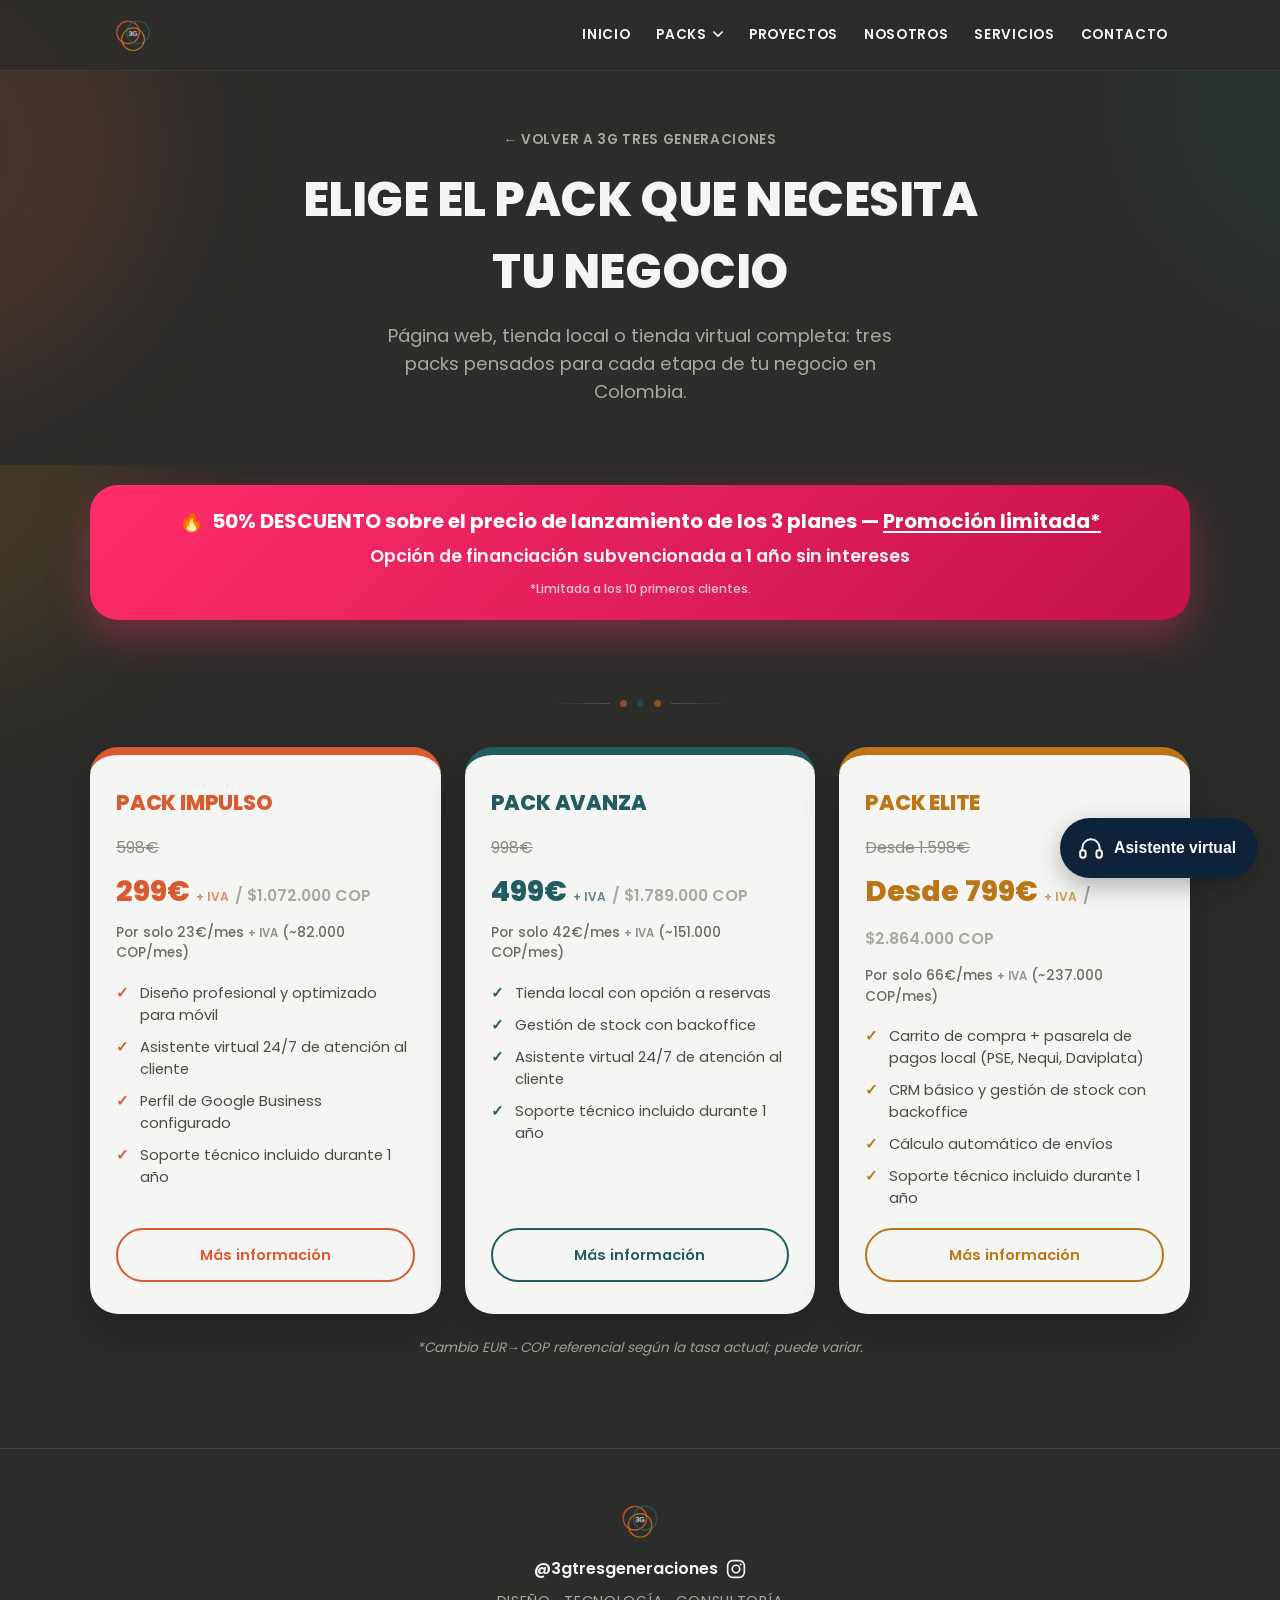
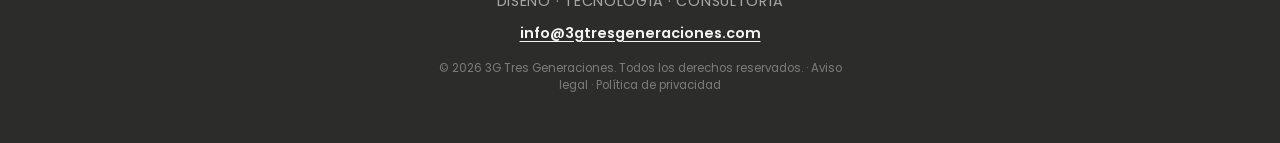
<file: packs/index.html>
<!-- 3G Tres Generaciones — Packs: vista general de los 3 planes -->
<!DOCTYPE html>
<html lang="es">
<head>
  <meta charset="UTF-8">
  <meta name="viewport" content="width=device-width, initial-scale=1.0">
  <!-- Colombia oculta: sin enlaces visibles, fuera del sitemap y sin indexar -->
  <meta name="robots" content="noindex, follow">

  <title>Packs de Páginas Web para tu Negocio en Colombia | 3G Tres Generaciones</title>
  <meta name="description" content="Impulso, Avanza y Elite: elige el pack de página web o tienda online que necesita tu negocio en Colombia. Hosting, dominio y soporte incluidos.">
  <link rel="canonical" href="https://3gtresgeneraciones.com/packs/index.html">

  <!-- Open Graph -->
  <meta property="og:type" content="website">
  <meta property="og:url" content="https://3gtresgeneraciones.com/packs/index.html">
  <meta property="og:title" content="Packs de Páginas Web para tu Negocio en Colombia | 3G Tres Generaciones">
  <meta property="og:description" content="Impulso, Avanza y Elite: elige el pack de página web o tienda online que necesita tu negocio en Colombia.">
  <meta property="og:image" content="https://3gtresgeneraciones.com/assets/og-3g-tres-generaciones.jpg">

  <!-- Favicon -->
  <link rel="icon" type="image/x-icon" href="/assets/favicon.ico">
  <link rel="icon" type="image/png" sizes="32x32" href="/assets/favicon-32.png">
  <link rel="apple-touch-icon" sizes="180x180" href="/assets/favicon-180.png">

  <!-- Fuentes -->
  <link rel="preload" href="/assets/fonts/poppins-400.woff2" as="font" type="font/woff2" crossorigin>
  <link rel="preload" href="/assets/fonts/poppins-800.woff2" as="font" type="font/woff2" crossorigin>
  <link rel="stylesheet" href="/assets/fonts/fonts.css">

  <link rel="stylesheet" href="../style.css">
  <link rel="stylesheet" href="../agente.css">
  <link rel="stylesheet" href="packs.css">
</head>
<body>

  <!-- ===================== MENÚ DE NAVEGACIÓN ===================== -->
  <nav class="site-nav" id="site-nav">
    <div class="site-nav__inner">
      <a class="site-nav__logo" href="../index.html" aria-label="Inicio — 3G Tres Generaciones">
        <img src="../assets/3G_logo_icono.png" alt="3G Tres Generaciones" width="46" height="46">
      </a>
      <ul class="site-nav__links">
        <li><a href="../index.html#hero">Inicio</a></li>
        <li class="site-nav__item site-nav__item--dropdown">
          <a href="/packs/es/index.html">Packs</a>
          <button type="button" class="site-nav__caret" aria-expanded="false" aria-label="Mostrar los packs">
            <svg viewBox="0 0 12 8" width="10" height="7" aria-hidden="true"><path d="M1 1l5 5 5-5" fill="none" stroke="currentColor" stroke-width="2" stroke-linecap="round" stroke-linejoin="round"/></svg>
          </button>
          <ul class="site-nav__submenu">
            <li><a href="/packs/es/impulso.html">Pack Impulso</a></li>
            <li><a href="/packs/es/avanza.html">Pack Avanza</a></li>
            <li><a href="/packs/es/elite.html">Pack Elite</a></li>
          </ul>
        </li>
        <li><a href="../proyectos.html">Proyectos</a></li>
        <li><a href="../index.html#quienes-somos">Nosotros</a></li>
        <li><a href="../index.html#servicios">Servicios</a></li>
        <li><a href="../index.html#contacto">Contacto</a></li>
      </ul>
    </div>
  </nav>

  <!-- ===================== CABECERA ===================== -->
  <header class="packs-hero" id="top">
    <div class="blob blob--coral blob--faint" aria-hidden="true"></div>
    <div class="blob blob--petroleo blob--faint blob--small" aria-hidden="true"></div>

    <div class="packs-hero__inner reveal">
      <a href="../index.html#hero" class="back-link">← Volver a 3G Tres Generaciones</a>
      <h1 class="packs-hero__title">Elige el pack que necesita tu negocio</h1>
      <p class="packs-hero__subtitle">Página web, tienda local o tienda virtual completa: tres packs pensados para cada etapa de tu negocio en Colombia.</p>
    </div>
  </header>

  <!-- ===================== PACKS ===================== -->
  <section class="packs" id="packs-overview">
    <div class="blob blob--dorado blob--faint blob--small" aria-hidden="true"></div>

    <div class="packs__banner reveal">
      <p class="packs__banner-text">
        <span class="packs__banner-emoji" aria-hidden="true">🔥</span>
        50% DESCUENTO sobre el precio de lanzamiento de los 3 planes — <span class="packs__banner-highlight">Promoción limitada*</span>
      </p>
      <p class="plan-banner__financing">Opción de financiación subvencionada a 1 año sin intereses</p>
      <p class="packs__banner-note">*Limitada a los 10 primeros clientes.</p>
    </div>

    <div class="divider" aria-hidden="true">
      <span class="divider__dot divider__dot--coral"></span>
      <span class="divider__dot divider__dot--petroleo"></span>
      <span class="divider__dot divider__dot--dorado"></span>
    </div>

    <div class="packs__grid">

      <article class="pack-card pack-card--impulso reveal">
        <h2 class="pack-card__name">Pack Impulso</h2>
        <div class="pack-card__price">
          <span class="pack-card__price-old">598€</span>
          <span class="pack-card__price-new">299€&nbsp;<span class="precio-iva">+&nbsp;IVA</span> <span class="plan-price__cop">/ $1.072.000 COP</span></span>
        </div>
        <p class="plan-card__monthly">Por solo 23€/mes&nbsp;<span class="precio-iva">+&nbsp;IVA</span> (~82.000 COP/mes)</p>
        <ul class="pack-card__list">
          <li>Diseño profesional y optimizado para móvil</li>
          <li>Asistente virtual 24/7 de atención al cliente</li>
          <li>Perfil de Google Business configurado</li>
          <li>Soporte técnico incluido durante 1 año</li>
        </ul>
        <div class="pack-card__actions">
          <a href="impulso.html" class="btn btn--outline">Más información</a>
        </div>
      </article>

      <article class="pack-card pack-card--avanza reveal">
        <h2 class="pack-card__name">Pack Avanza</h2>
        <div class="pack-card__price">
          <span class="pack-card__price-old">998€</span>
          <span class="pack-card__price-new">499€&nbsp;<span class="precio-iva">+&nbsp;IVA</span> <span class="plan-price__cop">/ $1.789.000 COP</span></span>
        </div>
        <p class="plan-card__monthly">Por solo 42€/mes&nbsp;<span class="precio-iva">+&nbsp;IVA</span> (~151.000 COP/mes)</p>
        <ul class="pack-card__list">
          <li>Tienda local con opción a reservas</li>
          <li>Gestión de stock con backoffice</li>
          <li>Asistente virtual 24/7 de atención al cliente</li>
          <li>Soporte técnico incluido durante 1 año</li>
        </ul>
        <div class="pack-card__actions">
          <a href="avanza.html" class="btn btn--outline">Más información</a>
        </div>
      </article>

      <article class="pack-card pack-card--elite reveal">
        <h2 class="pack-card__name">Pack Elite</h2>
        <div class="pack-card__price">
          <span class="pack-card__price-old">Desde 1.598€</span>
          <span class="pack-card__price-new">Desde 799€&nbsp;<span class="precio-iva">+&nbsp;IVA</span> <span class="plan-price__cop">/ $2.864.000 COP</span></span>
        </div>
        <p class="plan-card__monthly">Por solo 66€/mes&nbsp;<span class="precio-iva">+&nbsp;IVA</span> (~237.000 COP/mes)</p>
        <ul class="pack-card__list">
          <li>Carrito de compra + pasarela de pagos local (PSE, Nequi, Daviplata)</li>
          <li>CRM básico y gestión de stock con backoffice</li>
          <li>Cálculo automático de envíos</li>
          <li>Soporte técnico incluido durante 1 año</li>
        </ul>
        <div class="pack-card__actions">
          <a href="elite.html" class="btn btn--outline">Más información</a>
        </div>
      </article>

    </div>

    <p class="packs__price-disclaimer"><em>*Cambio EUR→COP referencial según la tasa actual; puede variar.</em></p>
  </section>

  <!-- ===================== FOOTER ===================== -->
  <footer class="footer">
    <div class="footer__social">
      <img src="../assets/3G_logo_icono.png" alt="3G Tres Generaciones" class="footer__logo" width="48" height="48" loading="lazy">
      <div class="footer__handle">
        <span>@3gtresgeneraciones</span>
        <a href="https://www.instagram.com/3gtresgeneraciones/" target="_blank" rel="noopener" aria-label="Instagram de 3G Tres Generaciones">
          <svg class="footer__ig-icon" viewBox="0 0 24 24" fill="none" xmlns="http://www.w3.org/2000/svg">
            <rect x="2" y="2" width="20" height="20" rx="6" stroke="currentColor" stroke-width="2"/>
            <circle cx="12" cy="12" r="4.5" stroke="currentColor" stroke-width="2"/>
            <circle cx="17.5" cy="6.5" r="1.2" fill="currentColor"/>
          </svg>
        </a>
      </div>
    </div>
    <p class="footer__tagline">Diseño · Tecnología · Consultoría</p>
    <p class="footer__email"><a href="mailto:info@3gtresgeneraciones.com">info@3gtresgeneraciones.com</a></p>
    <p class="footer__legal">© 2026 3G Tres Generaciones. Todos los derechos reservados. · <a href="/aviso-legal/">Aviso legal</a> · <a href="/privacidad/">Política de privacidad</a></p>
  </footer>

  <!-- ===================== BOTÓN FLOTANTE (móvil) ===================== -->
  <a
    class="sticky-whatsapp"
    id="stickyWhatsapp"
    href="https://wa.me/34611871937?text=Hola%2C%20he%20visto%20vuestra%20web%20y%20me%20gustar%C3%ADa%20m%C3%A1s%20informaci%C3%B3n"
    target="_blank"
    rel="noopener"
    aria-label="Escríbenos por WhatsApp"
  >
    <svg class="btn__icon" viewBox="0 0 24 24" aria-hidden="true"><path d="M17.472 14.382c-.297-.149-1.758-.867-2.03-.967-.273-.099-.471-.148-.67.15-.197.297-.767.966-.94 1.164-.173.199-.347.223-.644.075-.297-.15-1.255-.463-2.39-1.475-.883-.788-1.48-1.761-1.653-2.059-.173-.297-.018-.458.13-.606.134-.133.298-.347.446-.52.149-.174.198-.298.298-.497.099-.198.05-.371-.025-.52-.075-.149-.669-1.612-.916-2.207-.242-.579-.487-.5-.669-.51-.173-.008-.371-.01-.57-.01-.198 0-.52.074-.792.372-.272.297-1.04 1.016-1.04 2.479 0 1.462 1.065 2.875 1.213 3.074.149.198 2.096 3.2 5.077 4.487.709.306 1.262.489 1.694.625.712.227 1.36.195 1.871.118.571-.085 1.758-.719 2.006-1.413.248-.694.248-1.29.173-1.413-.074-.124-.272-.198-.57-.347z"/><path d="M12.001 2C6.478 2 2 6.478 2 12c0 1.86.505 3.646 1.457 5.203L2 22l4.938-1.396A9.943 9.943 0 0 0 12.001 22C17.523 22 22 17.523 22 12S17.523 2 12.001 2zm0 18.03a8.01 8.01 0 0 1-4.336-1.278l-.311-.188-3.037.858.842-2.997-.199-.31A8.006 8.006 0 1 1 20.007 12a8.014 8.014 0 0 1-8.006 8.03z"/></svg>
  </a>

  <script src="../script.js"></script>
  <script src="../agente-config.js"></script>
  <script src="../agente.js"></script>
</body>
</html>
</file>
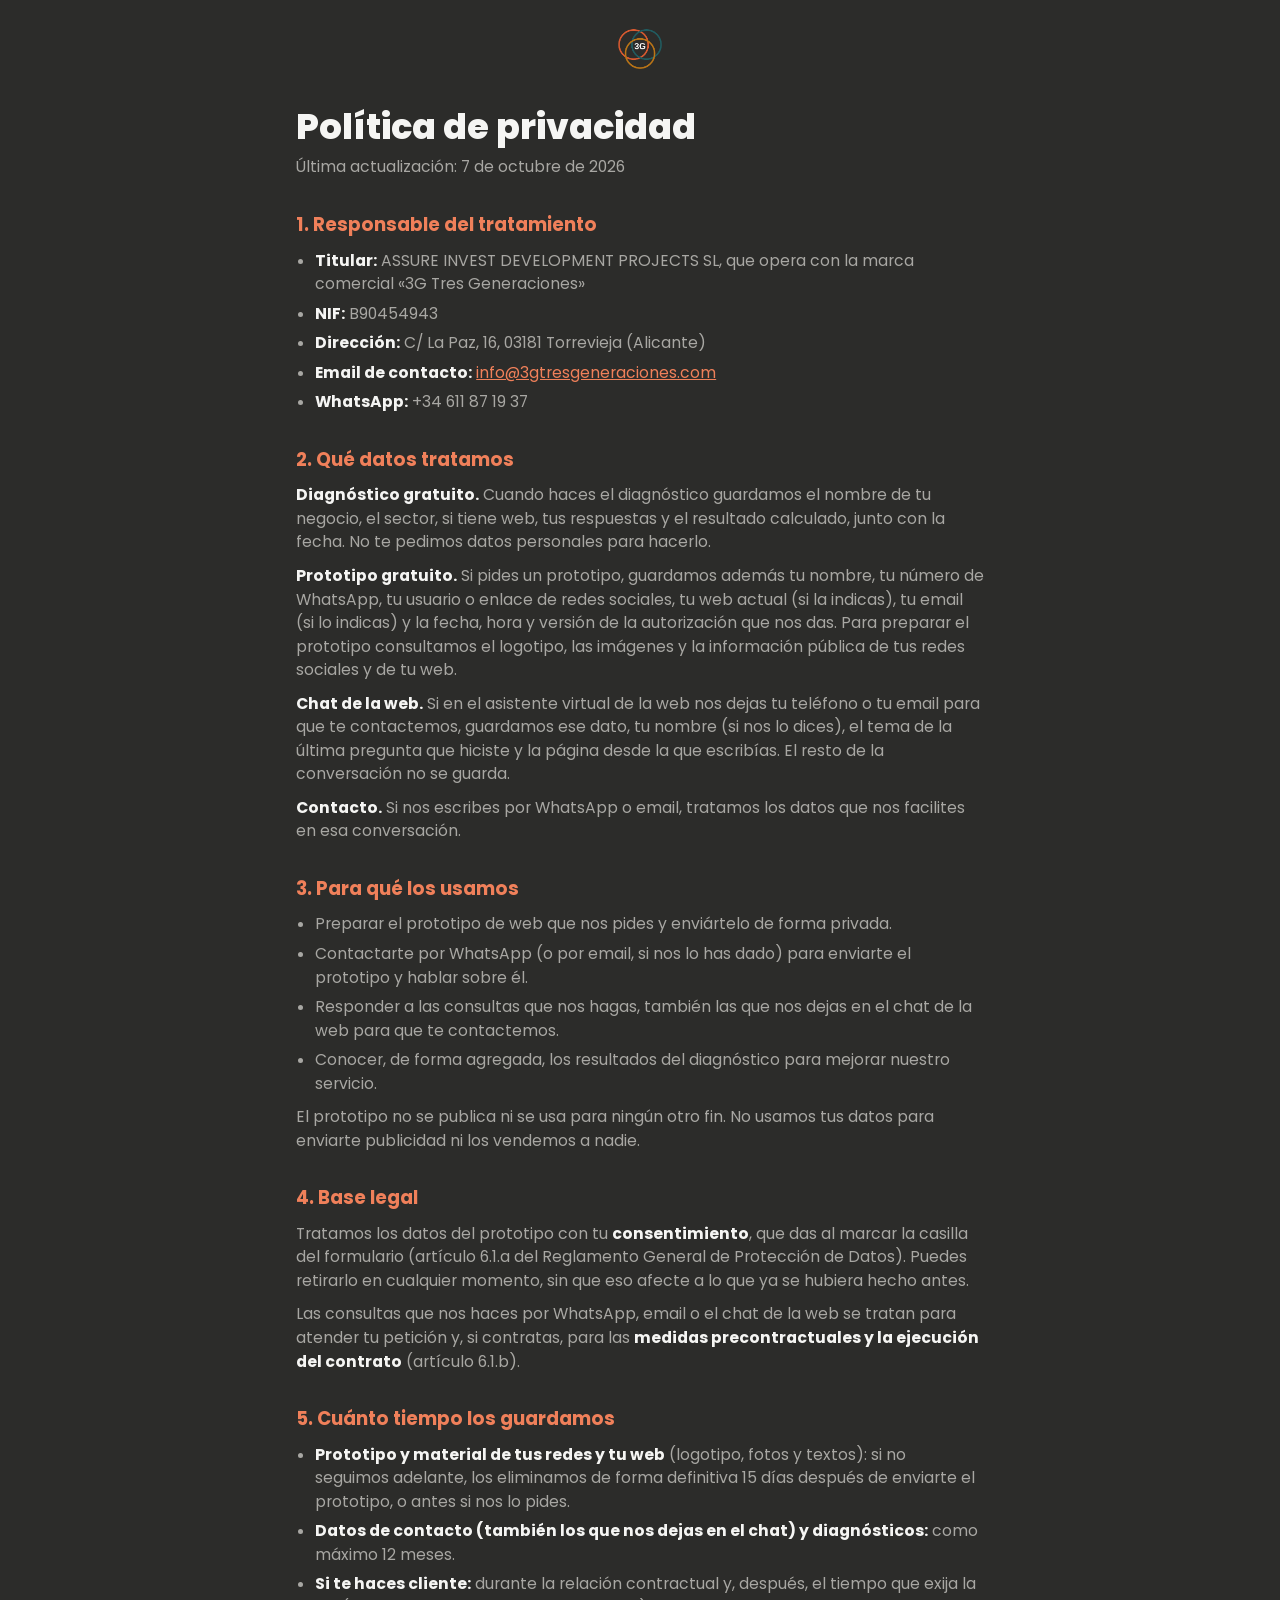
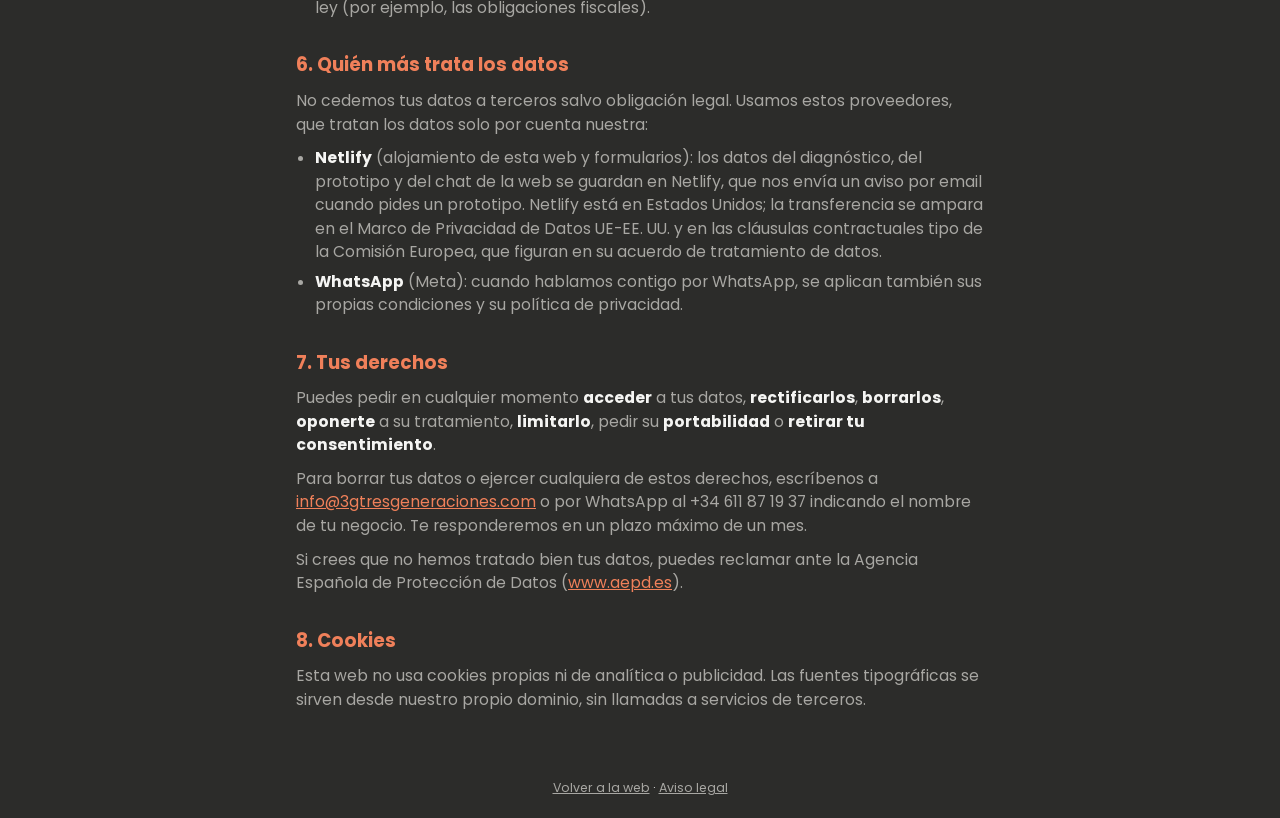
<file: privacidad/index.html>
<!-- 3G Tres Generaciones — Política de privacidad -->
<!DOCTYPE html>
<html lang="es">
<head>
  <meta charset="UTF-8">
  <meta name="viewport" content="width=device-width, initial-scale=1.0">

  <title>Política de privacidad | 3G Tres Generaciones</title>
  <meta name="description" content="Cómo trata 3G Tres Generaciones los datos personales que nos facilitas.">
  <link rel="canonical" href="https://3gtresgeneraciones.com/privacidad/">

  <!-- Open Graph -->
  <meta property="og:type" content="website">
  <meta property="og:url" content="https://3gtresgeneraciones.com/privacidad/">
  <meta property="og:title" content="Política de privacidad | 3G Tres Generaciones">
  <meta property="og:description" content="Cómo trata 3G Tres Generaciones los datos personales que nos facilitas.">
  <meta property="og:image" content="https://3gtresgeneraciones.com/assets/og-3g-tres-generaciones.jpg">
  <meta property="og:image:width" content="1200">
  <meta property="og:image:height" content="630">
  <meta property="og:image:alt" content="3G Tres Generaciones — Diseño, tecnología y consultoría">
  <meta property="og:site_name" content="3G Tres Generaciones">
  <meta property="og:locale" content="es_ES">
  <meta name="twitter:card" content="summary_large_image">

  <!-- Favicon -->
  <link rel="icon" type="image/x-icon" href="/assets/favicon.ico">
  <link rel="icon" type="image/png" sizes="32x32" href="/assets/favicon-32.png">
  <link rel="apple-touch-icon" sizes="180x180" href="/assets/favicon-180.png">

  <!-- Fuentes -->
  <link rel="preload" href="/assets/fonts/poppins-400.woff2" as="font" type="font/woff2" crossorigin>
  <link rel="preload" href="/assets/fonts/poppins-800.woff2" as="font" type="font/woff2" crossorigin>
  <link rel="stylesheet" href="/assets/fonts/fonts.css">

  <link rel="stylesheet" href="/diagnostico/diagnostico.css">
  <style>
    .legal { max-width: 720px; margin: 0 auto; padding: 16px 16px 48px; }
    .legal h1 { font-size: clamp(1.6rem, 6vw, 2.2rem); font-weight: 800; line-height: 1.15; margin-bottom: 8px; }
    .legal h2 { font-size: 1.15rem; font-weight: 700; margin: 32px 0 10px; color: var(--coral-claro); }
    .legal p, .legal li { color: var(--text-secondary); font-size: 0.98rem; }
    .legal p + p { margin-top: 10px; }
    .legal ul { padding-left: 1.2em; margin: 10px 0; }
    .legal li + li { margin-top: 6px; }
    .legal strong { color: var(--text-primary); }
    .legal a { color: var(--coral-claro); }
    .legal__fecha { font-size: 0.85rem; }
  </style>
</head>
<body>

  <header class="dx-header">
    <a href="/" aria-label="Inicio — 3G Tres Generaciones">
      <img src="/assets/3G_logo_icono.png" alt="3G Tres Generaciones" class="dx-header__logo" width="60" height="60">
    </a>
  </header>

  <main class="legal">
    <h1>Política de privacidad</h1>
    <p class="legal__fecha">Última actualización: 7 de octubre de 2026</p>

    <h2>1. Responsable del tratamiento</h2>
    <ul>
      <li><strong>Titular:</strong> ASSURE INVEST DEVELOPMENT PROJECTS SL, que opera con la marca comercial «3G Tres Generaciones»</li>
      <li><strong>NIF:</strong> B90454943</li>
      <li><strong>Dirección:</strong> C/ La Paz, 16, 03181 Torrevieja (Alicante)</li>
      <li><strong>Email de contacto:</strong> <a href="mailto:info@3gtresgeneraciones.com">info@3gtresgeneraciones.com</a></li>
      <li><strong>WhatsApp:</strong> +34 611 87 19 37</li>
    </ul>

    <h2>2. Qué datos tratamos</h2>
    <p><strong>Diagnóstico gratuito.</strong> Cuando haces el diagnóstico guardamos el nombre de tu negocio, el sector, si tiene web, tus respuestas y el resultado calculado, junto con la fecha. No te pedimos datos personales para hacerlo.</p>
    <p><strong>Prototipo gratuito.</strong> Si pides un prototipo, guardamos además tu nombre, tu número de WhatsApp, tu usuario o enlace de redes sociales, tu web actual (si la indicas), tu email (si lo indicas) y la fecha, hora y versión de la autorización que nos das. Para preparar el prototipo consultamos el logotipo, las imágenes y la información pública de tus redes sociales y de tu web.</p>
    <p><strong>Chat de la web.</strong> Si en el asistente virtual de la web nos dejas tu teléfono o tu email para que te contactemos, guardamos ese dato, tu nombre (si nos lo dices), el tema de la última pregunta que hiciste y la página desde la que escribías. El resto de la conversación no se guarda.</p>
    <p><strong>Contacto.</strong> Si nos escribes por WhatsApp o email, tratamos los datos que nos facilites en esa conversación.</p>

    <h2>3. Para qué los usamos</h2>
    <ul>
      <li>Preparar el prototipo de web que nos pides y enviártelo de forma privada.</li>
      <li>Contactarte por WhatsApp (o por email, si nos lo has dado) para enviarte el prototipo y hablar sobre él.</li>
      <li>Responder a las consultas que nos hagas, también las que nos dejas en el chat de la web para que te contactemos.</li>
      <li>Conocer, de forma agregada, los resultados del diagnóstico para mejorar nuestro servicio.</li>
    </ul>
    <p>El prototipo no se publica ni se usa para ningún otro fin. No usamos tus datos para enviarte publicidad ni los vendemos a nadie.</p>

    <h2>4. Base legal</h2>
    <p>Tratamos los datos del prototipo con tu <strong>consentimiento</strong>, que das al marcar la casilla del formulario (artículo 6.1.a del Reglamento General de Protección de Datos). Puedes retirarlo en cualquier momento, sin que eso afecte a lo que ya se hubiera hecho antes.</p>
    <p>Las consultas que nos haces por WhatsApp, email o el chat de la web se tratan para atender tu petición y, si contratas, para las <strong>medidas precontractuales y la ejecución del contrato</strong> (artículo 6.1.b).</p>

    <h2>5. Cuánto tiempo los guardamos</h2>
    <ul>
      <li><strong>Prototipo y material de tus redes y tu web</strong> (logotipo, fotos y textos): si no seguimos adelante, los eliminamos de forma definitiva 15 días después de enviarte el prototipo, o antes si nos lo pides.</li>
      <li><strong>Datos de contacto (también los que nos dejas en el chat) y diagnósticos:</strong> como máximo 12 meses.</li>
      <li><strong>Si te haces cliente:</strong> durante la relación contractual y, después, el tiempo que exija la ley (por ejemplo, las obligaciones fiscales).</li>
    </ul>

    <h2>6. Quién más trata los datos</h2>
    <p>No cedemos tus datos a terceros salvo obligación legal. Usamos estos proveedores, que tratan los datos solo por cuenta nuestra:</p>
    <ul>
      <li><strong>Netlify</strong> (alojamiento de esta web y formularios): los datos del diagnóstico, del prototipo y del chat de la web se guardan en Netlify, que nos envía un aviso por email cuando pides un prototipo. Netlify está en Estados Unidos; la transferencia se ampara en el Marco de Privacidad de Datos UE-EE. UU. y en las cláusulas contractuales tipo de la Comisión Europea, que figuran en su acuerdo de tratamiento de datos.</li>
      <li><strong>WhatsApp</strong> (Meta): cuando hablamos contigo por WhatsApp, se aplican también sus propias condiciones y su política de privacidad.</li>
    </ul>

    <h2>7. Tus derechos</h2>
    <p>Puedes pedir en cualquier momento <strong>acceder</strong> a tus datos, <strong>rectificarlos</strong>, <strong>borrarlos</strong>, <strong>oponerte</strong> a su tratamiento, <strong>limitarlo</strong>, pedir su <strong>portabilidad</strong> o <strong>retirar tu consentimiento</strong>.</p>
    <p>Para borrar tus datos o ejercer cualquiera de estos derechos, escríbenos a <a href="mailto:info@3gtresgeneraciones.com">info@3gtresgeneraciones.com</a> o por WhatsApp al +34 611 87 19 37 indicando el nombre de tu negocio. Te responderemos en un plazo máximo de un mes.</p>
    <p>Si crees que no hemos tratado bien tus datos, puedes reclamar ante la Agencia Española de Protección de Datos (<a href="https://www.aepd.es" target="_blank" rel="noopener">www.aepd.es</a>).</p>

    <h2>8. Cookies</h2>
    <p>Esta web no usa cookies propias ni de analítica o publicidad. Las fuentes tipográficas se sirven desde nuestro propio dominio, sin llamadas a servicios de terceros.</p>
  </main>

  <footer class="dx-pie">
    <a href="/">Volver a la web</a> · <a href="/aviso-legal/">Aviso legal</a>
  </footer>

</body>
</html>
</file>
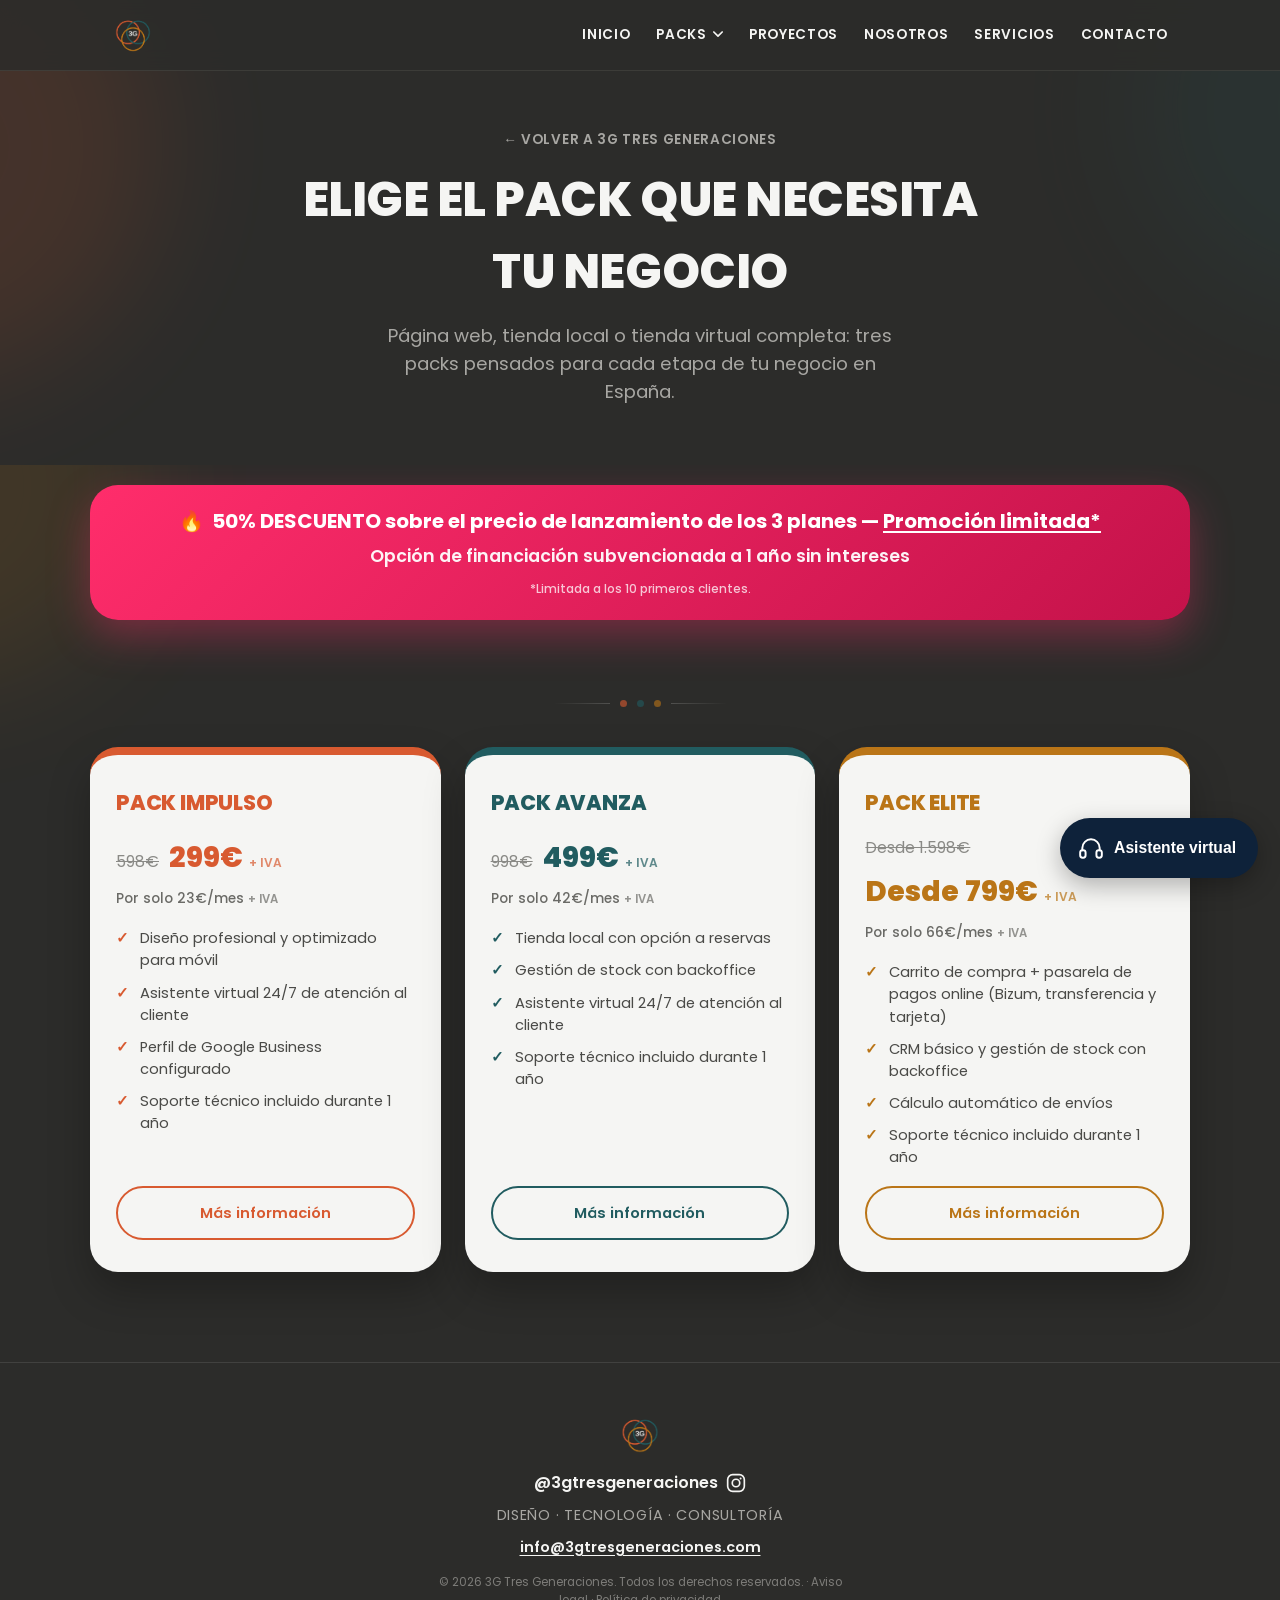
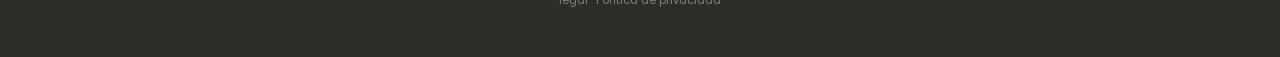
<file: packs/es/index.html>
<!-- 3G Tres Generaciones — Packs (España): vista general de los 3 planes -->
<!DOCTYPE html>
<html lang="es">
<head>
  <meta charset="UTF-8">
  <meta name="viewport" content="width=device-width, initial-scale=1.0">

  <title>Packs de página web y tienda online | 3G Tres Generaciones</title>
  <meta name="description" content="Impulso, Avanza y Elite: web profesional, tienda local con reservas o tienda online completa. Hosting, dominio y soporte el primer año incluidos.">
  <link rel="canonical" href="https://3gtresgeneraciones.com/packs/es/index.html">

  <!-- Open Graph -->
  <meta property="og:type" content="website">
  <meta property="og:url" content="https://3gtresgeneraciones.com/packs/es/index.html">
  <meta property="og:title" content="Packs de página web y tienda online | 3G Tres Generaciones">
  <meta property="og:description" content="Impulso, Avanza y Elite: web profesional, tienda local con reservas o tienda online completa. Hosting, dominio y soporte el primer año incluidos.">
  <meta property="og:image" content="https://3gtresgeneraciones.com/assets/og-3g-tres-generaciones.jpg">
  <meta property="og:image:width" content="1200">
  <meta property="og:image:height" content="630">
  <meta property="og:image:alt" content="3G Tres Generaciones — Diseño, tecnología y consultoría">
  <meta property="og:site_name" content="3G Tres Generaciones">
  <meta property="og:locale" content="es_ES">
  <meta name="twitter:card" content="summary_large_image">

  <!-- Favicon -->
  <link rel="icon" type="image/x-icon" href="/assets/favicon.ico">
  <link rel="icon" type="image/png" sizes="32x32" href="/assets/favicon-32.png">
  <link rel="apple-touch-icon" sizes="180x180" href="/assets/favicon-180.png">

  <!-- Fuentes -->
  <link rel="preload" href="/assets/fonts/poppins-400.woff2" as="font" type="font/woff2" crossorigin>
  <link rel="preload" href="/assets/fonts/poppins-800.woff2" as="font" type="font/woff2" crossorigin>
  <link rel="stylesheet" href="/assets/fonts/fonts.css">

  <link rel="stylesheet" href="../../style.css">
  <link rel="stylesheet" href="../../agente.css">
  <link rel="stylesheet" href="../packs.css">

  <!-- Datos estructurados -->
  <script type="application/ld+json">
{
  "@context": "https://schema.org",
  "@graph": [
    {
      "@type": "ItemList",
      "name": "Packs de página web y tienda online",
      "itemListElement": [
        {
          "@type": "ListItem",
          "position": 1,
          "name": "Plan Impulso",
          "url": "https://3gtresgeneraciones.com/packs/es/impulso.html"
        },
        {
          "@type": "ListItem",
          "position": 2,
          "name": "Plan Avanza",
          "url": "https://3gtresgeneraciones.com/packs/es/avanza.html"
        },
        {
          "@type": "ListItem",
          "position": 3,
          "name": "Plan Elite",
          "url": "https://3gtresgeneraciones.com/packs/es/elite.html"
        }
      ]
    },
    {
      "@type": "BreadcrumbList",
      "itemListElement": [
        {
          "@type": "ListItem",
          "position": 1,
          "name": "Inicio",
          "item": "https://3gtresgeneraciones.com/"
        },
        {
          "@type": "ListItem",
          "position": 2,
          "name": "Packs",
          "item": "https://3gtresgeneraciones.com/packs/es/index.html"
        }
      ]
    }
  ]
}
  </script>
</head>
<body>

  <!-- ===================== MENÚ DE NAVEGACIÓN ===================== -->
  <nav class="site-nav" id="site-nav">
    <div class="site-nav__inner">
      <a class="site-nav__logo" href="../../index.html" aria-label="Inicio — 3G Tres Generaciones">
        <img src="../../assets/3G_logo_icono.png" alt="3G Tres Generaciones" width="46" height="46">
      </a>
      <ul class="site-nav__links">
        <li><a href="../../index.html#hero">Inicio</a></li>
        <li class="site-nav__item site-nav__item--dropdown">
          <a href="/packs/es/index.html">Packs</a>
          <button type="button" class="site-nav__caret" aria-expanded="false" aria-label="Mostrar los packs">
            <svg viewBox="0 0 12 8" width="10" height="7" aria-hidden="true"><path d="M1 1l5 5 5-5" fill="none" stroke="currentColor" stroke-width="2" stroke-linecap="round" stroke-linejoin="round"/></svg>
          </button>
          <ul class="site-nav__submenu">
            <li><a href="/packs/es/impulso.html">Pack Impulso</a></li>
            <li><a href="/packs/es/avanza.html">Pack Avanza</a></li>
            <li><a href="/packs/es/elite.html">Pack Elite</a></li>
          </ul>
        </li>
        <li><a href="../../proyectos.html">Proyectos</a></li>
        <li><a href="../../index.html#quienes-somos">Nosotros</a></li>
        <li><a href="../../index.html#servicios">Servicios</a></li>
        <li><a href="../../index.html#contacto">Contacto</a></li>
      </ul>
    </div>
  </nav>

  <!-- ===================== CABECERA ===================== -->
  <header class="packs-hero" id="top">
    <div class="blob blob--coral blob--faint" aria-hidden="true"></div>
    <div class="blob blob--petroleo blob--faint blob--small" aria-hidden="true"></div>

    <div class="packs-hero__inner reveal">
      <a href="../../index.html#hero" class="back-link">← Volver a 3G Tres Generaciones</a>
      <h1 class="packs-hero__title">Elige el pack que necesita tu negocio</h1>
      <p class="packs-hero__subtitle">Página web, tienda local o tienda virtual completa: tres packs pensados para cada etapa de tu negocio en España.</p>
    </div>
  </header>

  <!-- ===================== PACKS ===================== -->
  <section class="packs" id="packs-overview">
    <div class="blob blob--dorado blob--faint blob--small" aria-hidden="true"></div>

    <div class="packs__banner reveal">
      <p class="packs__banner-text">
        <span class="packs__banner-emoji" aria-hidden="true">🔥</span>
        50% DESCUENTO sobre el precio de lanzamiento de los 3 planes — <span class="packs__banner-highlight">Promoción limitada*</span>
      </p>
      <p class="plan-banner__financing">Opción de financiación subvencionada a 1 año sin intereses</p>
      <p class="packs__banner-note">*Limitada a los 10 primeros clientes.</p>
    </div>

    <div class="divider" aria-hidden="true">
      <span class="divider__dot divider__dot--coral"></span>
      <span class="divider__dot divider__dot--petroleo"></span>
      <span class="divider__dot divider__dot--dorado"></span>
    </div>

    <div class="packs__grid">

      <article class="pack-card pack-card--impulso reveal">
        <h2 class="pack-card__name">Pack Impulso</h2>
        <div class="pack-card__price">
          <span class="pack-card__price-old">598€</span>
          <span class="pack-card__price-new">299€&nbsp;<span class="precio-iva">+&nbsp;IVA</span></span>
        </div>
        <p class="plan-card__monthly">Por solo 23€/mes&nbsp;<span class="precio-iva">+&nbsp;IVA</span></p>
        <ul class="pack-card__list">
          <li>Diseño profesional y optimizado para móvil</li>
          <li>Asistente virtual 24/7 de atención al cliente</li>
          <li>Perfil de Google Business configurado</li>
          <li>Soporte técnico incluido durante 1 año</li>
        </ul>
        <div class="pack-card__actions">
          <a href="impulso.html" class="btn btn--outline">Más información</a>
        </div>
      </article>

      <article class="pack-card pack-card--avanza reveal">
        <h2 class="pack-card__name">Pack Avanza</h2>
        <div class="pack-card__price">
          <span class="pack-card__price-old">998€</span>
          <span class="pack-card__price-new">499€&nbsp;<span class="precio-iva">+&nbsp;IVA</span></span>
        </div>
        <p class="plan-card__monthly">Por solo 42€/mes&nbsp;<span class="precio-iva">+&nbsp;IVA</span></p>
        <ul class="pack-card__list">
          <li>Tienda local con opción a reservas</li>
          <li>Gestión de stock con backoffice</li>
          <li>Asistente virtual 24/7 de atención al cliente</li>
          <li>Soporte técnico incluido durante 1 año</li>
        </ul>
        <div class="pack-card__actions">
          <a href="avanza.html" class="btn btn--outline">Más información</a>
        </div>
      </article>

      <article class="pack-card pack-card--elite reveal">
        <h2 class="pack-card__name">Pack Elite</h2>
        <div class="pack-card__price">
          <span class="pack-card__price-old">Desde 1.598€</span>
          <span class="pack-card__price-new">Desde 799€&nbsp;<span class="precio-iva">+&nbsp;IVA</span></span>
        </div>
        <p class="plan-card__monthly">Por solo 66€/mes&nbsp;<span class="precio-iva">+&nbsp;IVA</span></p>
        <ul class="pack-card__list">
          <li>Carrito de compra + pasarela de pagos online (Bizum, transferencia y tarjeta)</li>
          <li>CRM básico y gestión de stock con backoffice</li>
          <li>Cálculo automático de envíos</li>
          <li>Soporte técnico incluido durante 1 año</li>
        </ul>
        <div class="pack-card__actions">
          <a href="elite.html" class="btn btn--outline">Más información</a>
        </div>
      </article>

    </div>

  </section>

  <!-- ===================== FOOTER ===================== -->
  <footer class="footer">
    <div class="footer__social">
      <img src="../../assets/3G_logo_icono.png" alt="3G Tres Generaciones" class="footer__logo" width="48" height="48" loading="lazy">
      <div class="footer__handle">
        <span>@3gtresgeneraciones</span>
        <a href="https://www.instagram.com/3gtresgeneraciones/" target="_blank" rel="noopener" aria-label="Instagram de 3G Tres Generaciones">
          <svg class="footer__ig-icon" viewBox="0 0 24 24" fill="none" xmlns="http://www.w3.org/2000/svg">
            <rect x="2" y="2" width="20" height="20" rx="6" stroke="currentColor" stroke-width="2"/>
            <circle cx="12" cy="12" r="4.5" stroke="currentColor" stroke-width="2"/>
            <circle cx="17.5" cy="6.5" r="1.2" fill="currentColor"/>
          </svg>
        </a>
      </div>
    </div>
    <p class="footer__tagline">Diseño · Tecnología · Consultoría</p>
    <p class="footer__email"><a href="mailto:info@3gtresgeneraciones.com">info@3gtresgeneraciones.com</a></p>
    <p class="footer__legal">© 2026 3G Tres Generaciones. Todos los derechos reservados. · <a href="/aviso-legal/">Aviso legal</a> · <a href="/privacidad/">Política de privacidad</a></p>
  </footer>

  <!-- ===================== BOTÓN FLOTANTE (móvil) ===================== -->
  <a
    class="sticky-whatsapp"
    id="stickyWhatsapp"
    href="https://wa.me/34611871937?text=Hola%2C%20he%20visto%20vuestra%20web%20y%20me%20gustar%C3%ADa%20m%C3%A1s%20informaci%C3%B3n"
    target="_blank"
    rel="noopener"
    aria-label="Escríbenos por WhatsApp"
  >
    <svg class="btn__icon" viewBox="0 0 24 24" aria-hidden="true"><path d="M17.472 14.382c-.297-.149-1.758-.867-2.03-.967-.273-.099-.471-.148-.67.15-.197.297-.767.966-.94 1.164-.173.199-.347.223-.644.075-.297-.15-1.255-.463-2.39-1.475-.883-.788-1.48-1.761-1.653-2.059-.173-.297-.018-.458.13-.606.134-.133.298-.347.446-.52.149-.174.198-.298.298-.497.099-.198.05-.371-.025-.52-.075-.149-.669-1.612-.916-2.207-.242-.579-.487-.5-.669-.51-.173-.008-.371-.01-.57-.01-.198 0-.52.074-.792.372-.272.297-1.04 1.016-1.04 2.479 0 1.462 1.065 2.875 1.213 3.074.149.198 2.096 3.2 5.077 4.487.709.306 1.262.489 1.694.625.712.227 1.36.195 1.871.118.571-.085 1.758-.719 2.006-1.413.248-.694.248-1.29.173-1.413-.074-.124-.272-.198-.57-.347z"/><path d="M12.001 2C6.478 2 2 6.478 2 12c0 1.86.505 3.646 1.457 5.203L2 22l4.938-1.396A9.943 9.943 0 0 0 12.001 22C17.523 22 22 17.523 22 12S17.523 2 12.001 2zm0 18.03a8.01 8.01 0 0 1-4.336-1.278l-.311-.188-3.037.858.842-2.997-.199-.31A8.006 8.006 0 1 1 20.007 12a8.014 8.014 0 0 1-8.006 8.03z"/></svg>
  </a>

  <script src="../../script.js"></script>
  <script src="../../agente-config.js"></script>
  <script src="../../agente.js"></script>
</body>
</html>
</file>
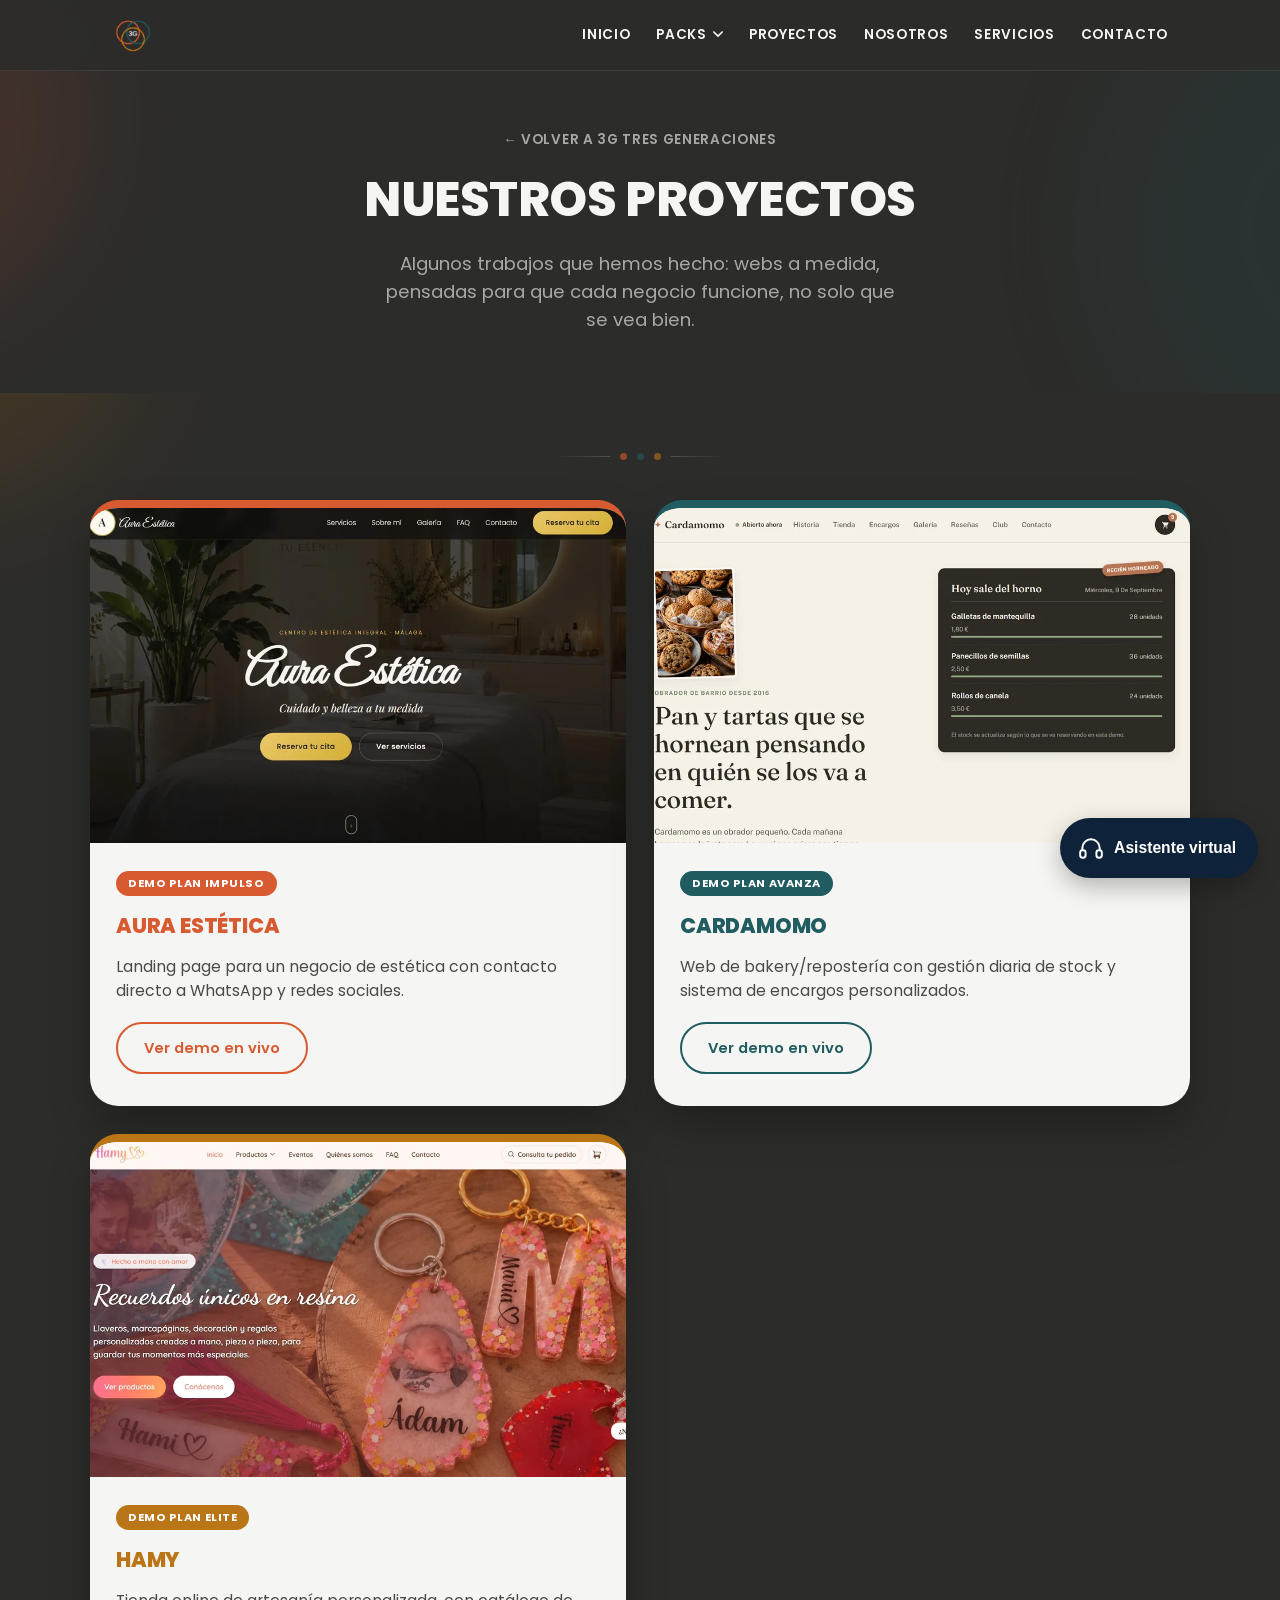
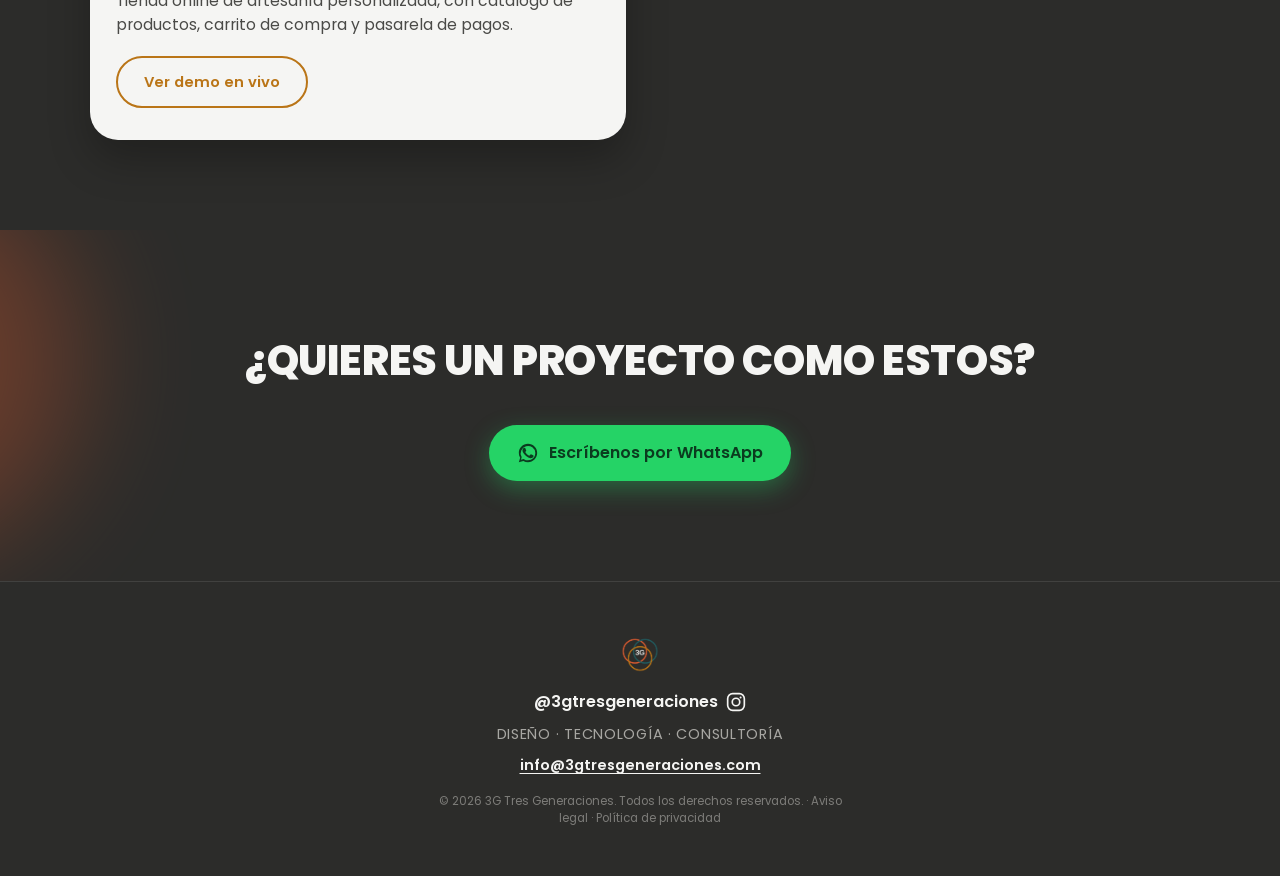
<file: proyectos.html>
<!-- 3G Tres Generaciones — página dedicada: proyectos realizados -->
<!DOCTYPE html>
<html lang="es">
<head>
  <meta charset="UTF-8">
  <meta name="viewport" content="width=device-width, initial-scale=1.0">

  <title>Proyectos y demos de páginas web | 3G Tres Generaciones</title>
  <meta name="description" content="Demos de webs que hemos hecho para estética, repostería y artesanía: una por cada plan, Impulso, Avanza y Elite.">
  <link rel="canonical" href="https://3gtresgeneraciones.com/proyectos.html">

  <!-- Open Graph -->
  <meta property="og:type" content="website">
  <meta property="og:url" content="https://3gtresgeneraciones.com/proyectos.html">
  <meta property="og:title" content="Proyectos y demos de páginas web | 3G Tres Generaciones">
  <meta property="og:description" content="Demos de webs que hemos hecho para estética, repostería y artesanía: una por cada plan, Impulso, Avanza y Elite.">
  <meta property="og:image" content="https://3gtresgeneraciones.com/assets/og-3g-tres-generaciones.jpg">
  <meta property="og:image:width" content="1200">
  <meta property="og:image:height" content="630">
  <meta property="og:image:alt" content="3G Tres Generaciones — Diseño, tecnología y consultoría">
  <meta property="og:site_name" content="3G Tres Generaciones">
  <meta property="og:locale" content="es_ES">
  <meta name="twitter:card" content="summary_large_image">

  <!-- Favicon -->
  <link rel="icon" type="image/x-icon" href="/assets/favicon.ico">
  <link rel="icon" type="image/png" sizes="32x32" href="/assets/favicon-32.png">
  <link rel="apple-touch-icon" sizes="180x180" href="/assets/favicon-180.png">

  <!-- Fuentes -->
  <link rel="preload" href="/assets/fonts/poppins-400.woff2" as="font" type="font/woff2" crossorigin>
  <link rel="preload" href="/assets/fonts/poppins-800.woff2" as="font" type="font/woff2" crossorigin>
  <link rel="stylesheet" href="/assets/fonts/fonts.css">

  <link rel="stylesheet" href="style.css">
  <link rel="stylesheet" href="agente.css">
</head>
<body>

  <!-- ===================== MENÚ DE NAVEGACIÓN ===================== -->
  <nav class="site-nav" id="site-nav">
    <div class="site-nav__inner">
      <a class="site-nav__logo" href="index.html" aria-label="Inicio — 3G Tres Generaciones">
        <img src="assets/3G_logo_icono.png" alt="3G Tres Generaciones" width="46" height="46">
      </a>
      <ul class="site-nav__links">
        <li><a href="index.html#hero">Inicio</a></li>
        <li class="site-nav__item site-nav__item--dropdown">
          <a href="/packs/es/index.html">Packs</a>
          <button type="button" class="site-nav__caret" aria-expanded="false" aria-label="Mostrar los packs">
            <svg viewBox="0 0 12 8" width="10" height="7" aria-hidden="true"><path d="M1 1l5 5 5-5" fill="none" stroke="currentColor" stroke-width="2" stroke-linecap="round" stroke-linejoin="round"/></svg>
          </button>
          <ul class="site-nav__submenu">
            <li><a href="/packs/es/impulso.html">Pack Impulso</a></li>
            <li><a href="/packs/es/avanza.html">Pack Avanza</a></li>
            <li><a href="/packs/es/elite.html">Pack Elite</a></li>
          </ul>
        </li>
        <li><a href="proyectos.html">Proyectos</a></li>
        <li><a href="index.html#quienes-somos">Nosotros</a></li>
        <li><a href="index.html#servicios">Servicios</a></li>
        <li><a href="index.html#contacto">Contacto</a></li>
      </ul>
    </div>
  </nav>

  <!-- ===================== CABECERA ===================== -->
  <header class="packs-hero" id="top">
    <div class="blob blob--petroleo blob--faint" aria-hidden="true"></div>
    <div class="blob blob--coral blob--faint blob--small" aria-hidden="true"></div>

    <div class="packs-hero__inner reveal">
      <a href="index.html#hero" class="back-link">← Volver a 3G Tres Generaciones</a>
      <h1 class="packs-hero__title">Nuestros proyectos</h1>
      <p class="packs-hero__subtitle">Algunos trabajos que hemos hecho: webs a medida, pensadas para que cada negocio funcione, no solo que se vea bien.</p>
    </div>
  </header>

  <!-- ===================== GALERÍA DE PROYECTOS ===================== -->
  <section class="projects" id="proyectos-galeria">
    <div class="blob blob--dorado blob--faint blob--small" aria-hidden="true"></div>

    <div class="divider" aria-hidden="true">
      <span class="divider__dot divider__dot--coral"></span>
      <span class="divider__dot divider__dot--petroleo"></span>
      <span class="divider__dot divider__dot--dorado"></span>
    </div>

    <div class="projects__grid">

      <article class="project-card project-card--coral reveal">
        <div class="project-card__image">
          <img src="assets/proyecto-aura-preview.webp" alt="Captura de la web de demostración de Aura Estética" width="1200" height="582" loading="lazy" decoding="async">
        </div>
        <div class="project-card__body">
          <span class="project-card__badge">Demo Plan Impulso</span>
          <h3 class="project-card__name">Aura Estética</h3>
          <p class="project-card__text">Landing page para un negocio de estética con contacto directo a WhatsApp y redes sociales.</p>
          <a
            class="btn btn--outline project-card__cta"
            href="https://auraestetica-web-indol.vercel.app/"
            target="_blank"
            rel="noopener"
          >Ver demo en vivo</a>
        </div>
      </article>

      <article class="project-card project-card--petroleo reveal">
        <div class="project-card__image">
          <img src="assets/proyecto-cardamomo-preview.webp" alt="Captura de la web de demostración de Cardamomo" width="1200" height="597" loading="lazy" decoding="async">
        </div>
        <div class="project-card__body">
          <span class="project-card__badge">Demo Plan Avanza</span>
          <h3 class="project-card__name">Cardamomo</h3>
          <p class="project-card__text">Web de bakery/repostería con gestión diaria de stock y sistema de encargos personalizados.</p>
          <a
            class="btn btn--outline project-card__cta"
            href="https://cardamomo-web.vercel.app/"
            target="_blank"
            rel="noopener"
          >Ver demo en vivo</a>
        </div>
      </article>

      <article class="project-card project-card--dorado reveal">
        <div class="project-card__image">
          <img src="assets/proyecto-hamy-preview.webp" alt="Captura de la web de demostración de Hamy" width="1200" height="588" loading="lazy" decoding="async">
        </div>
        <div class="project-card__body">
          <span class="project-card__badge">Demo Plan Elite</span>
          <h3 class="project-card__name">Hamy</h3>
          <p class="project-card__text">Tienda online de artesanía personalizada, con catálogo de productos, carrito de compra y pasarela de pagos.</p>
          <a
            class="btn btn--outline project-card__cta"
            href="https://hamyweb.netlify.app/"
            target="_blank"
            rel="noopener"
          >Ver demo en vivo</a>
        </div>
      </article>

    </div>
  </section>

  <!-- ===================== CTA FINAL ===================== -->
  <section class="cta-final" id="proyectos-cta">
    <div class="blob blob--coral blob--small" aria-hidden="true"></div>
    <div class="reveal">
      <h2 class="cta-final__title">¿Quieres un proyecto como estos?</h2>
      <a
        class="btn btn--whatsapp"
        href="https://wa.me/34611871937?text=Hola%2C%20he%20visto%20vuestros%20proyectos%20y%20me%20gustar%C3%ADa%20m%C3%A1s%20informaci%C3%B3n"
        target="_blank"
        rel="noopener"
      >
        <svg class="btn__icon" viewBox="0 0 24 24" aria-hidden="true"><path d="M17.472 14.382c-.297-.149-1.758-.867-2.03-.967-.273-.099-.471-.148-.67.15-.197.297-.767.966-.94 1.164-.173.199-.347.223-.644.075-.297-.15-1.255-.463-2.39-1.475-.883-.788-1.48-1.761-1.653-2.059-.173-.297-.018-.458.13-.606.134-.133.298-.347.446-.52.149-.174.198-.298.298-.497.099-.198.05-.371-.025-.52-.075-.149-.669-1.612-.916-2.207-.242-.579-.487-.5-.669-.51-.173-.008-.371-.01-.57-.01-.198 0-.52.074-.792.372-.272.297-1.04 1.016-1.04 2.479 0 1.462 1.065 2.875 1.213 3.074.149.198 2.096 3.2 5.077 4.487.709.306 1.262.489 1.694.625.712.227 1.36.195 1.871.118.571-.085 1.758-.719 2.006-1.413.248-.694.248-1.29.173-1.413-.074-.124-.272-.198-.57-.347z"/><path d="M12.001 2C6.478 2 2 6.478 2 12c0 1.86.505 3.646 1.457 5.203L2 22l4.938-1.396A9.943 9.943 0 0 0 12.001 22C17.523 22 22 17.523 22 12S17.523 2 12.001 2zm0 18.03a8.01 8.01 0 0 1-4.336-1.278l-.311-.188-3.037.858.842-2.997-.199-.31A8.006 8.006 0 1 1 20.007 12a8.014 8.014 0 0 1-8.006 8.03z"/></svg>
        Escríbenos por WhatsApp
      </a>
    </div>
  </section>

  <!-- ===================== FOOTER ===================== -->
  <footer class="footer">
    <div class="footer__social">
      <img src="assets/3G_logo_icono.png" alt="3G Tres Generaciones" class="footer__logo" width="48" height="48" loading="lazy">
      <div class="footer__handle">
        <span>@3gtresgeneraciones</span>
        <a href="https://www.instagram.com/3gtresgeneraciones/" target="_blank" rel="noopener" aria-label="Instagram de 3G Tres Generaciones">
          <svg class="footer__ig-icon" viewBox="0 0 24 24" fill="none" xmlns="http://www.w3.org/2000/svg">
            <rect x="2" y="2" width="20" height="20" rx="6" stroke="currentColor" stroke-width="2"/>
            <circle cx="12" cy="12" r="4.5" stroke="currentColor" stroke-width="2"/>
            <circle cx="17.5" cy="6.5" r="1.2" fill="currentColor"/>
          </svg>
        </a>
      </div>
    </div>
    <p class="footer__tagline">Diseño · Tecnología · Consultoría</p>
    <p class="footer__email"><a href="mailto:info@3gtresgeneraciones.com">info@3gtresgeneraciones.com</a></p>
    <p class="footer__legal">© 2026 3G Tres Generaciones. Todos los derechos reservados. · <a href="/aviso-legal/">Aviso legal</a> · <a href="/privacidad/">Política de privacidad</a></p>
  </footer>

  <!-- ===================== BOTÓN FLOTANTE (móvil) ===================== -->
  <a
    class="sticky-whatsapp"
    id="stickyWhatsapp"
    href="https://wa.me/34611871937?text=Hola%2C%20he%20visto%20vuestra%20web%20y%20me%20gustar%C3%ADa%20m%C3%A1s%20informaci%C3%B3n"
    target="_blank"
    rel="noopener"
    aria-label="Escríbenos por WhatsApp"
  >
    <svg class="btn__icon" viewBox="0 0 24 24" aria-hidden="true"><path d="M17.472 14.382c-.297-.149-1.758-.867-2.03-.967-.273-.099-.471-.148-.67.15-.197.297-.767.966-.94 1.164-.173.199-.347.223-.644.075-.297-.15-1.255-.463-2.39-1.475-.883-.788-1.48-1.761-1.653-2.059-.173-.297-.018-.458.13-.606.134-.133.298-.347.446-.52.149-.174.198-.298.298-.497.099-.198.05-.371-.025-.52-.075-.149-.669-1.612-.916-2.207-.242-.579-.487-.5-.669-.51-.173-.008-.371-.01-.57-.01-.198 0-.52.074-.792.372-.272.297-1.04 1.016-1.04 2.479 0 1.462 1.065 2.875 1.213 3.074.149.198 2.096 3.2 5.077 4.487.709.306 1.262.489 1.694.625.712.227 1.36.195 1.871.118.571-.085 1.758-.719 2.006-1.413.248-.694.248-1.29.173-1.413-.074-.124-.272-.198-.57-.347z"/><path d="M12.001 2C6.478 2 2 6.478 2 12c0 1.86.505 3.646 1.457 5.203L2 22l4.938-1.396A9.943 9.943 0 0 0 12.001 22C17.523 22 22 17.523 22 12S17.523 2 12.001 2zm0 18.03a8.01 8.01 0 0 1-4.336-1.278l-.311-.188-3.037.858.842-2.997-.199-.31A8.006 8.006 0 1 1 20.007 12a8.014 8.014 0 0 1-8.006 8.03z"/></svg>
  </a>

  <script src="script.js"></script>
  <script src="agente-config.js"></script>
  <script src="agente.js"></script>
</body>
</html>
</file>
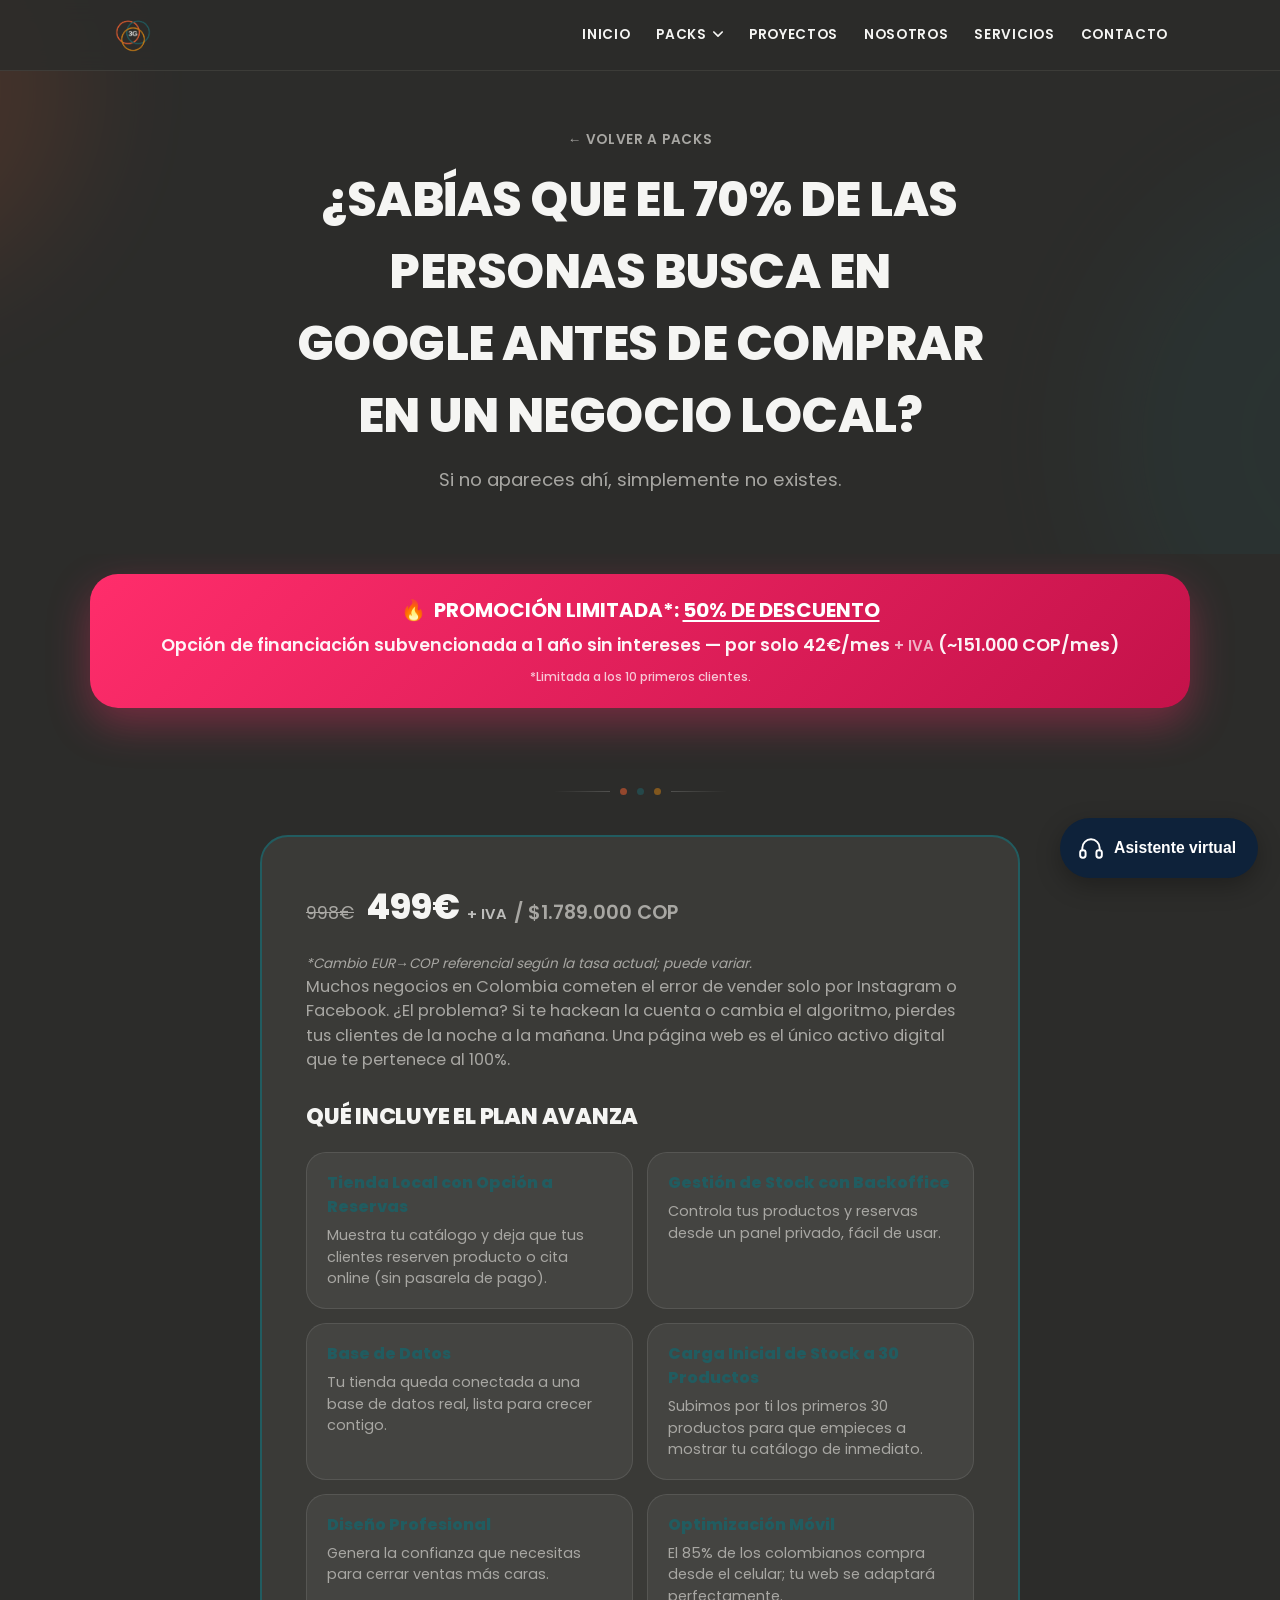
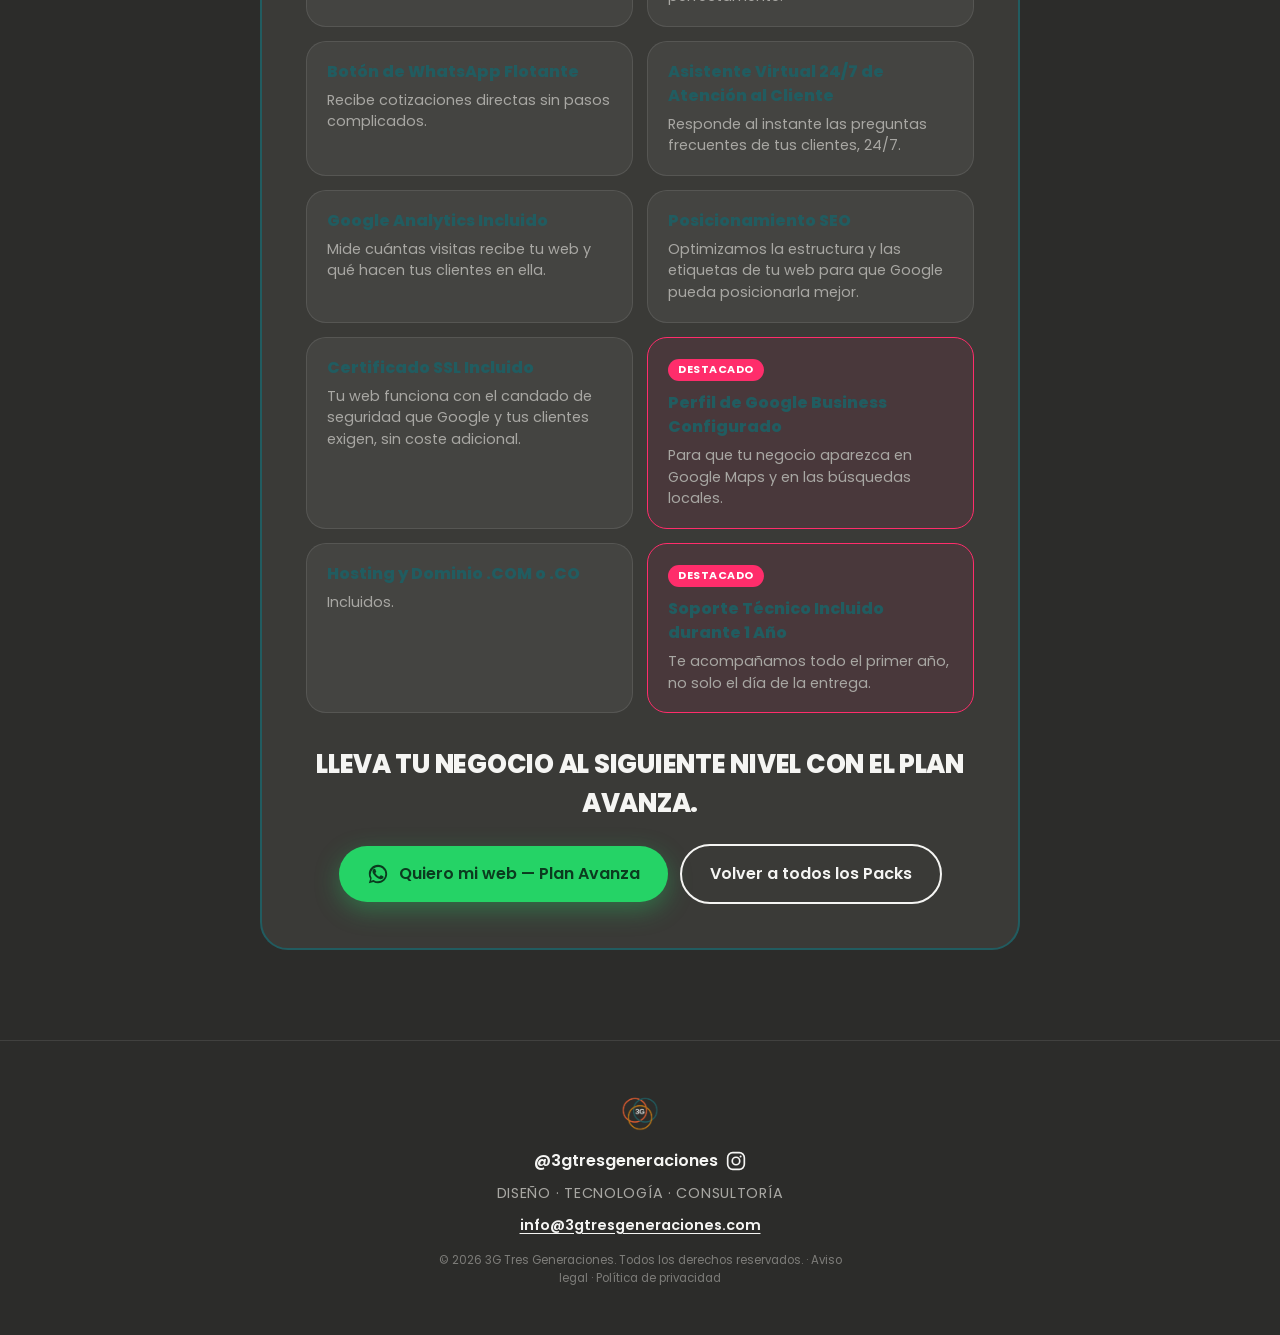
<file: packs/avanza.html>
<!-- 3G Tres Generaciones — Pack Avanza: landing individual -->
<!DOCTYPE html>
<html lang="es">
<head>
  <meta charset="UTF-8">
  <meta name="viewport" content="width=device-width, initial-scale=1.0">
  <!-- Colombia oculta: sin enlaces visibles, fuera del sitemap y sin indexar -->
  <meta name="robots" content="noindex, follow">

  <title>Tienda Local con Reservas Online en Colombia desde 499€ | Plan Avanza — 3G Tres Generaciones</title>
  <meta name="description" content="El 70% busca en Google antes de comprar en un negocio local en Colombia. Tienda local con opción a reservas, gestión de stock y backoffice incluidos. 50% de descuento.">
  <link rel="canonical" href="https://3gtresgeneraciones.com/packs/avanza.html">

  <!-- Open Graph -->
  <meta property="og:type" content="website">
  <meta property="og:url" content="https://3gtresgeneraciones.com/packs/avanza.html">
  <meta property="og:title" content="Tienda Local con Reservas Online en Colombia desde 499€ | Plan Avanza">
  <meta property="og:description" content="El 70% busca en Google antes de comprar en un negocio local. Tienda local con opción a reservas, gestión de stock y backoffice incluidos.">
  <meta property="og:image" content="https://3gtresgeneraciones.com/assets/og-3g-tres-generaciones.jpg">

  <!-- Favicon -->
  <link rel="icon" type="image/x-icon" href="/assets/favicon.ico">
  <link rel="icon" type="image/png" sizes="32x32" href="/assets/favicon-32.png">
  <link rel="apple-touch-icon" sizes="180x180" href="/assets/favicon-180.png">

  <!-- Fuentes -->
  <link rel="preload" href="/assets/fonts/poppins-400.woff2" as="font" type="font/woff2" crossorigin>
  <link rel="preload" href="/assets/fonts/poppins-800.woff2" as="font" type="font/woff2" crossorigin>
  <link rel="stylesheet" href="/assets/fonts/fonts.css">

  <link rel="stylesheet" href="../style.css">
  <link rel="stylesheet" href="../agente.css">
  <link rel="stylesheet" href="packs.css">

  <!-- Datos estructurados -->
  <script type="application/ld+json">
  {
    "@context": "https://schema.org",
    "@type": "Product",
    "name": "Plan Avanza — Tienda Local con Reservas Online",
    "description": "Tienda local con opción a reservas, gestión de stock y backoffice incluidos.",
    "brand": { "@type": "Organization", "name": "3G Tres Generaciones" },
    "offers": {
      "@type": "Offer",
      "priceCurrency": "EUR",
      "price": "499",
      "priceSpecification": { "@type": "UnitPriceSpecification", "price": "499", "priceCurrency": "EUR", "valueAddedTaxIncluded": false },
      "url": "https://3gtresgeneraciones.com/packs/avanza.html",
      "areaServed": "CO",
      "availability": "https://schema.org/InStock"
    }
  }
  </script>
</head>
<body>

  <!-- ===================== MENÚ DE NAVEGACIÓN ===================== -->
  <nav class="site-nav" id="site-nav">
    <div class="site-nav__inner">
      <a class="site-nav__logo" href="../index.html" aria-label="Inicio — 3G Tres Generaciones">
        <img src="../assets/3G_logo_icono.png" alt="3G Tres Generaciones" width="46" height="46">
      </a>
      <ul class="site-nav__links">
        <li><a href="../index.html#hero">Inicio</a></li>
        <li class="site-nav__item site-nav__item--dropdown">
          <a href="/packs/es/index.html">Packs</a>
          <button type="button" class="site-nav__caret" aria-expanded="false" aria-label="Mostrar los packs">
            <svg viewBox="0 0 12 8" width="10" height="7" aria-hidden="true"><path d="M1 1l5 5 5-5" fill="none" stroke="currentColor" stroke-width="2" stroke-linecap="round" stroke-linejoin="round"/></svg>
          </button>
          <ul class="site-nav__submenu">
            <li><a href="/packs/es/impulso.html">Pack Impulso</a></li>
            <li><a href="/packs/es/avanza.html">Pack Avanza</a></li>
            <li><a href="/packs/es/elite.html">Pack Elite</a></li>
          </ul>
        </li>
        <li><a href="../proyectos.html">Proyectos</a></li>
        <li><a href="../index.html#quienes-somos">Nosotros</a></li>
        <li><a href="../index.html#servicios">Servicios</a></li>
        <li><a href="../index.html#contacto">Contacto</a></li>
      </ul>
    </div>
  </nav>

  <!-- ===================== CABECERA ===================== -->
  <header class="packs-hero" id="top">
    <div class="blob blob--petroleo blob--faint" aria-hidden="true"></div>
    <div class="blob blob--coral blob--faint blob--small" aria-hidden="true"></div>

    <div class="packs-hero__inner reveal">
      <a href="index.html" class="back-link">← Volver a Packs</a>
      <h1 class="packs-hero__title">¿Sabías que el 70% de las personas busca en Google antes de comprar en un negocio local?</h1>
      <p class="packs-hero__subtitle">Si no apareces ahí, simplemente no existes.</p>
    </div>
  </header>

  <!-- ===================== PROMOCIÓN Y PRECIO ===================== -->
  <section class="packs" id="detalle">

    <div class="packs__banner reveal">
      <p class="packs__banner-text">
        <span class="packs__banner-emoji" aria-hidden="true">🔥</span>
        PROMOCIÓN LIMITADA*: <span class="packs__banner-highlight">50% DE DESCUENTO</span>
      </p>
      <p class="plan-banner__financing">Opción de financiación subvencionada a 1 año sin intereses — por solo 42€/mes&nbsp;<span class="precio-iva">+&nbsp;IVA</span> (~151.000 COP/mes)</p>
      <p class="packs__banner-note">*Limitada a los 10 primeros clientes.</p>
    </div>

    <div class="divider" aria-hidden="true">
      <span class="divider__dot divider__dot--coral"></span>
      <span class="divider__dot divider__dot--petroleo"></span>
      <span class="divider__dot divider__dot--dorado"></span>
    </div>

    <div class="packs__details">
      <div class="pack-detail pack-detail--avanza reveal">
        <div class="pack-detail__inner">

          <div class="pack-detail__price">
            <span class="pack-detail__price-old">998€</span>
            <span class="pack-detail__price-new">499€&nbsp;<span class="precio-iva">+&nbsp;IVA</span> <span class="plan-price__cop">/ $1.789.000 COP</span></span>
          </div>
          <p class="pack-detail__price-note"><em>*Cambio EUR→COP referencial según la tasa actual; puede variar.</em></p>

          <p class="pack-detail__intro">Muchos negocios en Colombia cometen el error de vender solo por Instagram o Facebook. ¿El problema? Si te hackean la cuenta o cambia el algoritmo, pierdes tus clientes de la noche a la mañana. Una página web es el único activo digital que te pertenece al 100%.</p>

          <h2 class="plan-section-title">Qué incluye el Plan Avanza</h2>
          <ul class="plan-features">
            <li class="plan-features__item">
              <h3 class="plan-features__title">Tienda Local con Opción a Reservas</h3>
              <p class="plan-features__text">Muestra tu catálogo y deja que tus clientes reserven producto o cita online (sin pasarela de pago).</p>
            </li>
            <li class="plan-features__item">
              <h3 class="plan-features__title">Gestión de Stock con Backoffice</h3>
              <p class="plan-features__text">Controla tus productos y reservas desde un panel privado, fácil de usar.</p>
            </li>
            <li class="plan-features__item">
              <h3 class="plan-features__title">Base de Datos</h3>
              <p class="plan-features__text">Tu tienda queda conectada a una base de datos real, lista para crecer contigo.</p>
            </li>
            <li class="plan-features__item">
              <h3 class="plan-features__title">Carga Inicial de Stock a 30 Productos</h3>
              <p class="plan-features__text">Subimos por ti los primeros 30 productos para que empieces a mostrar tu catálogo de inmediato.</p>
            </li>
            <li class="plan-features__item">
              <h3 class="plan-features__title">Diseño Profesional</h3>
              <p class="plan-features__text">Genera la confianza que necesitas para cerrar ventas más caras.</p>
            </li>
            <li class="plan-features__item">
              <h3 class="plan-features__title">Optimización Móvil</h3>
              <p class="plan-features__text">El 85% de los colombianos compra desde el celular; tu web se adaptará perfectamente.</p>
            </li>
            <li class="plan-features__item">
              <h3 class="plan-features__title">Botón de WhatsApp Flotante</h3>
              <p class="plan-features__text">Recibe cotizaciones directas sin pasos complicados.</p>
            </li>
            <li class="plan-features__item">
              <h3 class="plan-features__title">Asistente Virtual 24/7 de Atención al Cliente</h3>
              <p class="plan-features__text">Responde al instante las preguntas frecuentes de tus clientes, 24/7.</p>
            </li>
            <li class="plan-features__item">
              <h3 class="plan-features__title">Google Analytics Incluido</h3>
              <p class="plan-features__text">Mide cuántas visitas recibe tu web y qué hacen tus clientes en ella.</p>
            </li>
            <li class="plan-features__item">
              <h3 class="plan-features__title">Posicionamiento SEO</h3>
              <p class="plan-features__text">Optimizamos la estructura y las etiquetas de tu web para que Google pueda posicionarla mejor.</p>
            </li>
            <li class="plan-features__item">
              <h3 class="plan-features__title">Certificado SSL Incluido</h3>
              <p class="plan-features__text">Tu web funciona con el candado de seguridad que Google y tus clientes exigen, sin coste adicional.</p>
            </li>
            <li class="plan-features__item plan-features__item--highlight">
              <span class="plan-features__badge">Destacado</span>
              <h3 class="plan-features__title">Perfil de Google Business Configurado</h3>
              <p class="plan-features__text">Para que tu negocio aparezca en Google Maps y en las búsquedas locales.</p>
            </li>
            <li class="plan-features__item">
              <h3 class="plan-features__title">Hosting y Dominio .COM o .CO</h3>
              <p class="plan-features__text">Incluidos.</p>
            </li>
            <li class="plan-features__item plan-features__item--highlight">
              <span class="plan-features__badge">Destacado</span>
              <h3 class="plan-features__title">Soporte Técnico Incluido durante 1 Año</h3>
              <p class="plan-features__text">Te acompañamos todo el primer año, no solo el día de la entrega.</p>
            </li>
          </ul>

          <div class="plan-cta">
            <h2 class="plan-cta__title">Lleva tu negocio al siguiente nivel con el PLAN AVANZA.</h2>
            <div class="plan-cta__actions">
              <a
                class="btn btn--whatsapp"
                href="https://wa.me/34611871937?text=Quiero%20mi%20web%20-%20Plan%20Avanza"
                target="_blank"
                rel="noopener"
              >
                <svg class="btn__icon" viewBox="0 0 24 24" aria-hidden="true"><path d="M17.472 14.382c-.297-.149-1.758-.867-2.03-.967-.273-.099-.471-.148-.67.15-.197.297-.767.966-.94 1.164-.173.199-.347.223-.644.075-.297-.15-1.255-.463-2.39-1.475-.883-.788-1.48-1.761-1.653-2.059-.173-.297-.018-.458.13-.606.134-.133.298-.347.446-.52.149-.174.198-.298.298-.497.099-.198.05-.371-.025-.52-.075-.149-.669-1.612-.916-2.207-.242-.579-.487-.5-.669-.51-.173-.008-.371-.01-.57-.01-.198 0-.52.074-.792.372-.272.297-1.04 1.016-1.04 2.479 0 1.462 1.065 2.875 1.213 3.074.149.198 2.096 3.2 5.077 4.487.709.306 1.262.489 1.694.625.712.227 1.36.195 1.871.118.571-.085 1.758-.719 2.006-1.413.248-.694.248-1.29.173-1.413-.074-.124-.272-.198-.57-.347z"/><path d="M12.001 2C6.478 2 2 6.478 2 12c0 1.86.505 3.646 1.457 5.203L2 22l4.938-1.396A9.943 9.943 0 0 0 12.001 22C17.523 22 22 17.523 22 12S17.523 2 12.001 2zm0 18.03a8.01 8.01 0 0 1-4.336-1.278l-.311-.188-3.037.858.842-2.997-.199-.31A8.006 8.006 0 1 1 20.007 12a8.014 8.014 0 0 1-8.006 8.03z"/></svg>
                Quiero mi web — Plan Avanza
              </a>
              <a href="index.html" class="btn btn--outline">Volver a todos los Packs</a>
            </div>
          </div>

        </div>
      </div>
    </div>
  </section>

  <!-- ===================== FOOTER ===================== -->
  <footer class="footer">
    <div class="footer__social">
      <img src="../assets/3G_logo_icono.png" alt="3G Tres Generaciones" class="footer__logo" width="48" height="48" loading="lazy">
      <div class="footer__handle">
        <span>@3gtresgeneraciones</span>
        <a href="https://www.instagram.com/3gtresgeneraciones/" target="_blank" rel="noopener" aria-label="Instagram de 3G Tres Generaciones">
          <svg class="footer__ig-icon" viewBox="0 0 24 24" fill="none" xmlns="http://www.w3.org/2000/svg">
            <rect x="2" y="2" width="20" height="20" rx="6" stroke="currentColor" stroke-width="2"/>
            <circle cx="12" cy="12" r="4.5" stroke="currentColor" stroke-width="2"/>
            <circle cx="17.5" cy="6.5" r="1.2" fill="currentColor"/>
          </svg>
        </a>
      </div>
    </div>
    <p class="footer__tagline">Diseño · Tecnología · Consultoría</p>
    <p class="footer__email"><a href="mailto:info@3gtresgeneraciones.com">info@3gtresgeneraciones.com</a></p>
    <p class="footer__legal">© 2026 3G Tres Generaciones. Todos los derechos reservados. · <a href="/aviso-legal/">Aviso legal</a> · <a href="/privacidad/">Política de privacidad</a></p>
  </footer>

  <!-- ===================== BOTÓN FLOTANTE (móvil) ===================== -->
  <a
    class="sticky-whatsapp"
    id="stickyWhatsapp"
    href="https://wa.me/34611871937?text=Hola%2C%20he%20visto%20vuestra%20web%20y%20me%20gustar%C3%ADa%20m%C3%A1s%20informaci%C3%B3n"
    target="_blank"
    rel="noopener"
    aria-label="Escríbenos por WhatsApp"
  >
    <svg class="btn__icon" viewBox="0 0 24 24" aria-hidden="true"><path d="M17.472 14.382c-.297-.149-1.758-.867-2.03-.967-.273-.099-.471-.148-.67.15-.197.297-.767.966-.94 1.164-.173.199-.347.223-.644.075-.297-.15-1.255-.463-2.39-1.475-.883-.788-1.48-1.761-1.653-2.059-.173-.297-.018-.458.13-.606.134-.133.298-.347.446-.52.149-.174.198-.298.298-.497.099-.198.05-.371-.025-.52-.075-.149-.669-1.612-.916-2.207-.242-.579-.487-.5-.669-.51-.173-.008-.371-.01-.57-.01-.198 0-.52.074-.792.372-.272.297-1.04 1.016-1.04 2.479 0 1.462 1.065 2.875 1.213 3.074.149.198 2.096 3.2 5.077 4.487.709.306 1.262.489 1.694.625.712.227 1.36.195 1.871.118.571-.085 1.758-.719 2.006-1.413.248-.694.248-1.29.173-1.413-.074-.124-.272-.198-.57-.347z"/><path d="M12.001 2C6.478 2 2 6.478 2 12c0 1.86.505 3.646 1.457 5.203L2 22l4.938-1.396A9.943 9.943 0 0 0 12.001 22C17.523 22 22 17.523 22 12S17.523 2 12.001 2zm0 18.03a8.01 8.01 0 0 1-4.336-1.278l-.311-.188-3.037.858.842-2.997-.199-.31A8.006 8.006 0 1 1 20.007 12a8.014 8.014 0 0 1-8.006 8.03z"/></svg>
  </a>

  <script src="../script.js"></script>
  <script src="../agente-config.js"></script>
  <script src="../agente.js"></script>
</body>
</html>
</file>
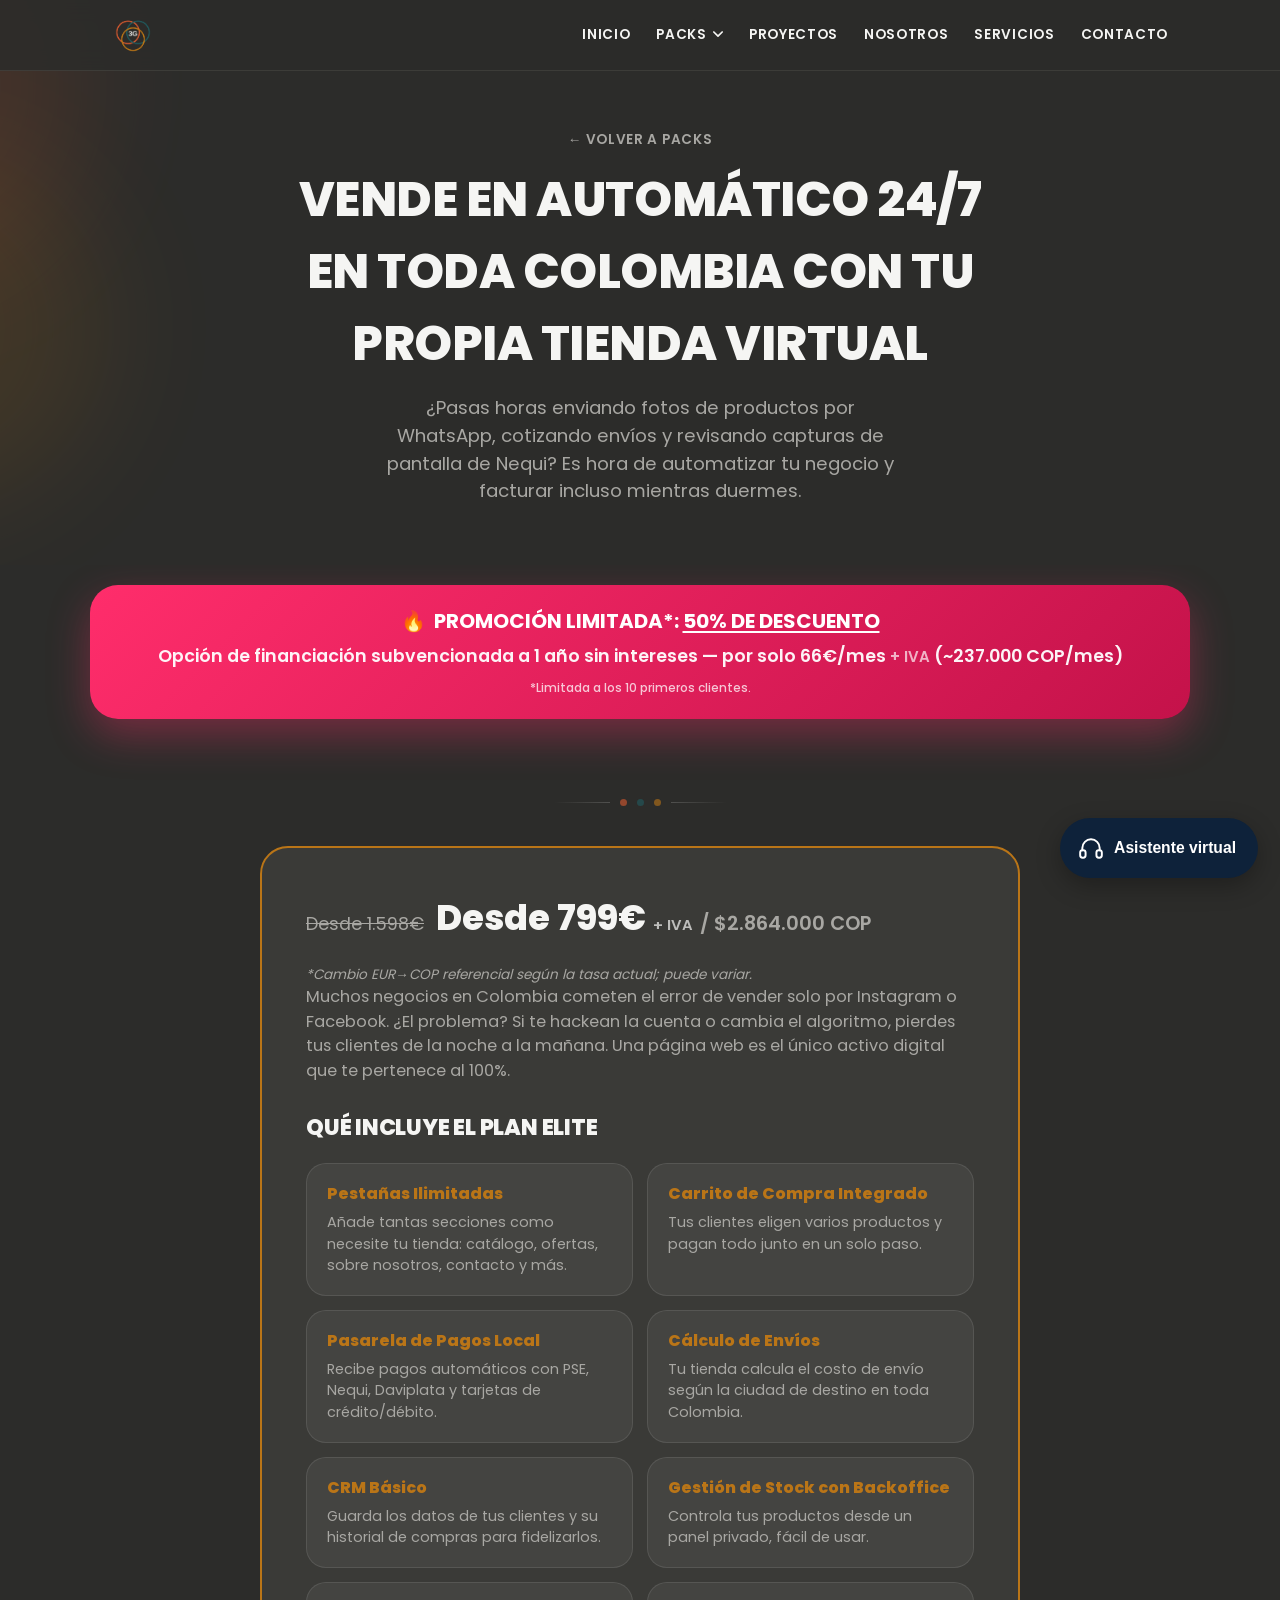
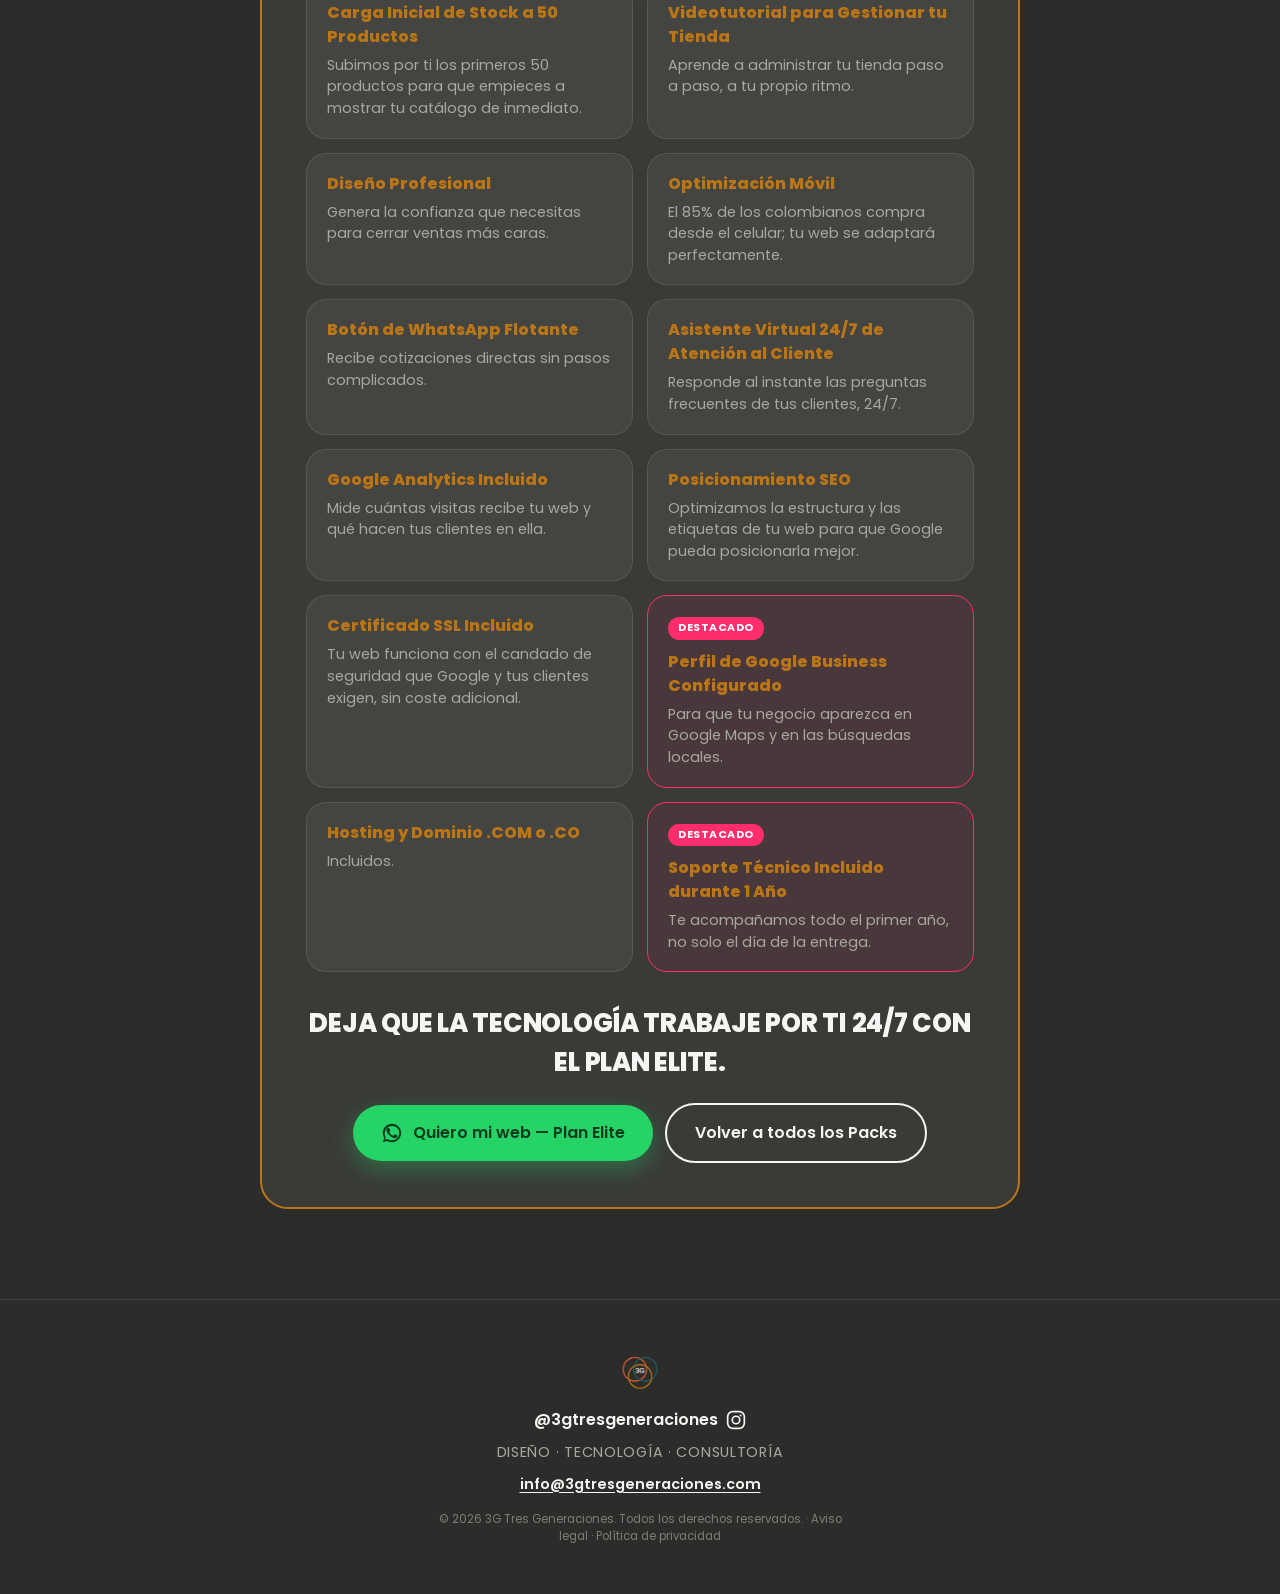
<file: packs/elite.html>
<!-- 3G Tres Generaciones — Pack Elite: landing individual -->
<!DOCTYPE html>
<html lang="es">
<head>
  <meta charset="UTF-8">
  <meta name="viewport" content="width=device-width, initial-scale=1.0">
  <!-- Colombia oculta: sin enlaces visibles, fuera del sitemap y sin indexar -->
  <meta name="robots" content="noindex, follow">

  <title>Tienda Virtual 24/7 en Colombia con Pagos PSE/Nequi desde 799€ | Plan Elite — 3G Tres Generaciones</title>
  <meta name="description" content="Vende en automático 24/7 en toda Colombia. Carrito de compra, pasarela de pagos local (PSE, Nequi, Daviplata), CRM y cálculo de envíos incluidos. 50% de descuento.">
  <link rel="canonical" href="https://3gtresgeneraciones.com/packs/elite.html">

  <!-- Open Graph -->
  <meta property="og:type" content="website">
  <meta property="og:url" content="https://3gtresgeneraciones.com/packs/elite.html">
  <meta property="og:title" content="Tienda Virtual 24/7 en Colombia con Pagos PSE/Nequi desde 799€ | Plan Elite">
  <meta property="og:description" content="Vende en automático 24/7 en toda Colombia. Carrito de compra, pasarela de pagos local, CRM y cálculo de envíos incluidos.">
  <meta property="og:image" content="https://3gtresgeneraciones.com/assets/og-3g-tres-generaciones.jpg">

  <!-- Favicon -->
  <link rel="icon" type="image/x-icon" href="/assets/favicon.ico">
  <link rel="icon" type="image/png" sizes="32x32" href="/assets/favicon-32.png">
  <link rel="apple-touch-icon" sizes="180x180" href="/assets/favicon-180.png">

  <!-- Fuentes -->
  <link rel="preload" href="/assets/fonts/poppins-400.woff2" as="font" type="font/woff2" crossorigin>
  <link rel="preload" href="/assets/fonts/poppins-800.woff2" as="font" type="font/woff2" crossorigin>
  <link rel="stylesheet" href="/assets/fonts/fonts.css">

  <link rel="stylesheet" href="../style.css">
  <link rel="stylesheet" href="../agente.css">
  <link rel="stylesheet" href="packs.css">

  <!-- Datos estructurados -->
  <script type="application/ld+json">
  {
    "@context": "https://schema.org",
    "@type": "Product",
    "name": "Plan Elite — Tienda Virtual 24/7",
    "description": "Tienda virtual con carrito de compra, pasarela de pagos, CRM y cálculo de envíos incluidos.",
    "brand": { "@type": "Organization", "name": "3G Tres Generaciones" },
    "offers": {
      "@type": "Offer",
      "priceCurrency": "EUR",
      "price": "799",
      "priceSpecification": { "@type": "UnitPriceSpecification", "price": "799", "minPrice": "799", "priceCurrency": "EUR", "valueAddedTaxIncluded": false },
      "url": "https://3gtresgeneraciones.com/packs/elite.html",
      "areaServed": "CO",
      "availability": "https://schema.org/InStock"
    }
  }
  </script>
</head>
<body>

  <!-- ===================== MENÚ DE NAVEGACIÓN ===================== -->
  <nav class="site-nav" id="site-nav">
    <div class="site-nav__inner">
      <a class="site-nav__logo" href="../index.html" aria-label="Inicio — 3G Tres Generaciones">
        <img src="../assets/3G_logo_icono.png" alt="3G Tres Generaciones" width="46" height="46">
      </a>
      <ul class="site-nav__links">
        <li><a href="../index.html#hero">Inicio</a></li>
        <li class="site-nav__item site-nav__item--dropdown">
          <a href="/packs/es/index.html">Packs</a>
          <button type="button" class="site-nav__caret" aria-expanded="false" aria-label="Mostrar los packs">
            <svg viewBox="0 0 12 8" width="10" height="7" aria-hidden="true"><path d="M1 1l5 5 5-5" fill="none" stroke="currentColor" stroke-width="2" stroke-linecap="round" stroke-linejoin="round"/></svg>
          </button>
          <ul class="site-nav__submenu">
            <li><a href="/packs/es/impulso.html">Pack Impulso</a></li>
            <li><a href="/packs/es/avanza.html">Pack Avanza</a></li>
            <li><a href="/packs/es/elite.html">Pack Elite</a></li>
          </ul>
        </li>
        <li><a href="../proyectos.html">Proyectos</a></li>
        <li><a href="../index.html#quienes-somos">Nosotros</a></li>
        <li><a href="../index.html#servicios">Servicios</a></li>
        <li><a href="../index.html#contacto">Contacto</a></li>
      </ul>
    </div>
  </nav>

  <!-- ===================== CABECERA ===================== -->
  <header class="packs-hero" id="top">
    <div class="blob blob--dorado blob--faint" aria-hidden="true"></div>
    <div class="blob blob--coral blob--faint blob--small" aria-hidden="true"></div>

    <div class="packs-hero__inner reveal">
      <a href="index.html" class="back-link">← Volver a Packs</a>
      <h1 class="packs-hero__title">Vende en automático 24/7 en toda Colombia con tu propia tienda virtual</h1>
      <p class="packs-hero__subtitle">¿Pasas horas enviando fotos de productos por WhatsApp, cotizando envíos y revisando capturas de pantalla de Nequi? Es hora de automatizar tu negocio y facturar incluso mientras duermes.</p>
    </div>
  </header>

  <!-- ===================== PROMOCIÓN Y PRECIO ===================== -->
  <section class="packs" id="detalle">

    <div class="packs__banner reveal">
      <p class="packs__banner-text">
        <span class="packs__banner-emoji" aria-hidden="true">🔥</span>
        PROMOCIÓN LIMITADA*: <span class="packs__banner-highlight">50% DE DESCUENTO</span>
      </p>
      <p class="plan-banner__financing">Opción de financiación subvencionada a 1 año sin intereses — por solo 66€/mes&nbsp;<span class="precio-iva">+&nbsp;IVA</span> (~237.000 COP/mes)</p>
      <p class="packs__banner-note">*Limitada a los 10 primeros clientes.</p>
    </div>

    <div class="divider" aria-hidden="true">
      <span class="divider__dot divider__dot--coral"></span>
      <span class="divider__dot divider__dot--petroleo"></span>
      <span class="divider__dot divider__dot--dorado"></span>
    </div>

    <div class="packs__details">
      <div class="pack-detail pack-detail--elite reveal">
        <div class="pack-detail__inner">

          <div class="pack-detail__price">
            <span class="pack-detail__price-old">Desde 1.598€</span>
            <span class="pack-detail__price-new">Desde 799€&nbsp;<span class="precio-iva">+&nbsp;IVA</span> <span class="plan-price__cop">/ $2.864.000 COP</span></span>
          </div>
          <p class="pack-detail__price-note"><em>*Cambio EUR→COP referencial según la tasa actual; puede variar.</em></p>

          <p class="pack-detail__intro">Muchos negocios en Colombia cometen el error de vender solo por Instagram o Facebook. ¿El problema? Si te hackean la cuenta o cambia el algoritmo, pierdes tus clientes de la noche a la mañana. Una página web es el único activo digital que te pertenece al 100%.</p>

          <h2 class="plan-section-title">Qué incluye el Plan Elite</h2>
          <ul class="plan-features">
            <li class="plan-features__item">
              <h3 class="plan-features__title">Pestañas Ilimitadas</h3>
              <p class="plan-features__text">Añade tantas secciones como necesite tu tienda: catálogo, ofertas, sobre nosotros, contacto y más.</p>
            </li>
            <li class="plan-features__item">
              <h3 class="plan-features__title">Carrito de Compra Integrado</h3>
              <p class="plan-features__text">Tus clientes eligen varios productos y pagan todo junto en un solo paso.</p>
            </li>
            <li class="plan-features__item">
              <h3 class="plan-features__title">Pasarela de Pagos Local</h3>
              <p class="plan-features__text">Recibe pagos automáticos con PSE, Nequi, Daviplata y tarjetas de crédito/débito.</p>
            </li>
            <li class="plan-features__item">
              <h3 class="plan-features__title">Cálculo de Envíos</h3>
              <p class="plan-features__text">Tu tienda calcula el costo de envío según la ciudad de destino en toda Colombia.</p>
            </li>
            <li class="plan-features__item">
              <h3 class="plan-features__title">CRM Básico</h3>
              <p class="plan-features__text">Guarda los datos de tus clientes y su historial de compras para fidelizarlos.</p>
            </li>
            <li class="plan-features__item">
              <h3 class="plan-features__title">Gestión de Stock con Backoffice</h3>
              <p class="plan-features__text">Controla tus productos desde un panel privado, fácil de usar.</p>
            </li>
            <li class="plan-features__item">
              <h3 class="plan-features__title">Carga Inicial de Stock a 50 Productos</h3>
              <p class="plan-features__text">Subimos por ti los primeros 50 productos para que empieces a mostrar tu catálogo de inmediato.</p>
            </li>
            <li class="plan-features__item">
              <h3 class="plan-features__title">Videotutorial para Gestionar tu Tienda</h3>
              <p class="plan-features__text">Aprende a administrar tu tienda paso a paso, a tu propio ritmo.</p>
            </li>
            <li class="plan-features__item">
              <h3 class="plan-features__title">Diseño Profesional</h3>
              <p class="plan-features__text">Genera la confianza que necesitas para cerrar ventas más caras.</p>
            </li>
            <li class="plan-features__item">
              <h3 class="plan-features__title">Optimización Móvil</h3>
              <p class="plan-features__text">El 85% de los colombianos compra desde el celular; tu web se adaptará perfectamente.</p>
            </li>
            <li class="plan-features__item">
              <h3 class="plan-features__title">Botón de WhatsApp Flotante</h3>
              <p class="plan-features__text">Recibe cotizaciones directas sin pasos complicados.</p>
            </li>
            <li class="plan-features__item">
              <h3 class="plan-features__title">Asistente Virtual 24/7 de Atención al Cliente</h3>
              <p class="plan-features__text">Responde al instante las preguntas frecuentes de tus clientes, 24/7.</p>
            </li>
            <li class="plan-features__item">
              <h3 class="plan-features__title">Google Analytics Incluido</h3>
              <p class="plan-features__text">Mide cuántas visitas recibe tu web y qué hacen tus clientes en ella.</p>
            </li>
            <li class="plan-features__item">
              <h3 class="plan-features__title">Posicionamiento SEO</h3>
              <p class="plan-features__text">Optimizamos la estructura y las etiquetas de tu web para que Google pueda posicionarla mejor.</p>
            </li>
            <li class="plan-features__item">
              <h3 class="plan-features__title">Certificado SSL Incluido</h3>
              <p class="plan-features__text">Tu web funciona con el candado de seguridad que Google y tus clientes exigen, sin coste adicional.</p>
            </li>
            <li class="plan-features__item plan-features__item--highlight">
              <span class="plan-features__badge">Destacado</span>
              <h3 class="plan-features__title">Perfil de Google Business Configurado</h3>
              <p class="plan-features__text">Para que tu negocio aparezca en Google Maps y en las búsquedas locales.</p>
            </li>
            <li class="plan-features__item">
              <h3 class="plan-features__title">Hosting y Dominio .COM o .CO</h3>
              <p class="plan-features__text">Incluidos.</p>
            </li>
            <li class="plan-features__item plan-features__item--highlight">
              <span class="plan-features__badge">Destacado</span>
              <h3 class="plan-features__title">Soporte Técnico Incluido durante 1 Año</h3>
              <p class="plan-features__text">Te acompañamos todo el primer año, no solo el día de la entrega.</p>
            </li>
          </ul>

          <div class="plan-cta">
            <h2 class="plan-cta__title">Deja que la tecnología trabaje por ti 24/7 con el PLAN ELITE.</h2>
            <div class="plan-cta__actions">
              <a
                class="btn btn--whatsapp"
                href="https://wa.me/34611871937?text=Quiero%20mi%20web%20-%20Plan%20Elite"
                target="_blank"
                rel="noopener"
              >
                <svg class="btn__icon" viewBox="0 0 24 24" aria-hidden="true"><path d="M17.472 14.382c-.297-.149-1.758-.867-2.03-.967-.273-.099-.471-.148-.67.15-.197.297-.767.966-.94 1.164-.173.199-.347.223-.644.075-.297-.15-1.255-.463-2.39-1.475-.883-.788-1.48-1.761-1.653-2.059-.173-.297-.018-.458.13-.606.134-.133.298-.347.446-.52.149-.174.198-.298.298-.497.099-.198.05-.371-.025-.52-.075-.149-.669-1.612-.916-2.207-.242-.579-.487-.5-.669-.51-.173-.008-.371-.01-.57-.01-.198 0-.52.074-.792.372-.272.297-1.04 1.016-1.04 2.479 0 1.462 1.065 2.875 1.213 3.074.149.198 2.096 3.2 5.077 4.487.709.306 1.262.489 1.694.625.712.227 1.36.195 1.871.118.571-.085 1.758-.719 2.006-1.413.248-.694.248-1.29.173-1.413-.074-.124-.272-.198-.57-.347z"/><path d="M12.001 2C6.478 2 2 6.478 2 12c0 1.86.505 3.646 1.457 5.203L2 22l4.938-1.396A9.943 9.943 0 0 0 12.001 22C17.523 22 22 17.523 22 12S17.523 2 12.001 2zm0 18.03a8.01 8.01 0 0 1-4.336-1.278l-.311-.188-3.037.858.842-2.997-.199-.31A8.006 8.006 0 1 1 20.007 12a8.014 8.014 0 0 1-8.006 8.03z"/></svg>
                Quiero mi web — Plan Elite
              </a>
              <a href="index.html" class="btn btn--outline">Volver a todos los Packs</a>
            </div>
          </div>

        </div>
      </div>
    </div>
  </section>

  <!-- ===================== FOOTER ===================== -->
  <footer class="footer">
    <div class="footer__social">
      <img src="../assets/3G_logo_icono.png" alt="3G Tres Generaciones" class="footer__logo" width="48" height="48" loading="lazy">
      <div class="footer__handle">
        <span>@3gtresgeneraciones</span>
        <a href="https://www.instagram.com/3gtresgeneraciones/" target="_blank" rel="noopener" aria-label="Instagram de 3G Tres Generaciones">
          <svg class="footer__ig-icon" viewBox="0 0 24 24" fill="none" xmlns="http://www.w3.org/2000/svg">
            <rect x="2" y="2" width="20" height="20" rx="6" stroke="currentColor" stroke-width="2"/>
            <circle cx="12" cy="12" r="4.5" stroke="currentColor" stroke-width="2"/>
            <circle cx="17.5" cy="6.5" r="1.2" fill="currentColor"/>
          </svg>
        </a>
      </div>
    </div>
    <p class="footer__tagline">Diseño · Tecnología · Consultoría</p>
    <p class="footer__email"><a href="mailto:info@3gtresgeneraciones.com">info@3gtresgeneraciones.com</a></p>
    <p class="footer__legal">© 2026 3G Tres Generaciones. Todos los derechos reservados. · <a href="/aviso-legal/">Aviso legal</a> · <a href="/privacidad/">Política de privacidad</a></p>
  </footer>

  <!-- ===================== BOTÓN FLOTANTE (móvil) ===================== -->
  <a
    class="sticky-whatsapp"
    id="stickyWhatsapp"
    href="https://wa.me/34611871937?text=Hola%2C%20he%20visto%20vuestra%20web%20y%20me%20gustar%C3%ADa%20m%C3%A1s%20informaci%C3%B3n"
    target="_blank"
    rel="noopener"
    aria-label="Escríbenos por WhatsApp"
  >
    <svg class="btn__icon" viewBox="0 0 24 24" aria-hidden="true"><path d="M17.472 14.382c-.297-.149-1.758-.867-2.03-.967-.273-.099-.471-.148-.67.15-.197.297-.767.966-.94 1.164-.173.199-.347.223-.644.075-.297-.15-1.255-.463-2.39-1.475-.883-.788-1.48-1.761-1.653-2.059-.173-.297-.018-.458.13-.606.134-.133.298-.347.446-.52.149-.174.198-.298.298-.497.099-.198.05-.371-.025-.52-.075-.149-.669-1.612-.916-2.207-.242-.579-.487-.5-.669-.51-.173-.008-.371-.01-.57-.01-.198 0-.52.074-.792.372-.272.297-1.04 1.016-1.04 2.479 0 1.462 1.065 2.875 1.213 3.074.149.198 2.096 3.2 5.077 4.487.709.306 1.262.489 1.694.625.712.227 1.36.195 1.871.118.571-.085 1.758-.719 2.006-1.413.248-.694.248-1.29.173-1.413-.074-.124-.272-.198-.57-.347z"/><path d="M12.001 2C6.478 2 2 6.478 2 12c0 1.86.505 3.646 1.457 5.203L2 22l4.938-1.396A9.943 9.943 0 0 0 12.001 22C17.523 22 22 17.523 22 12S17.523 2 12.001 2zm0 18.03a8.01 8.01 0 0 1-4.336-1.278l-.311-.188-3.037.858.842-2.997-.199-.31A8.006 8.006 0 1 1 20.007 12a8.014 8.014 0 0 1-8.006 8.03z"/></svg>
  </a>

  <script src="../script.js"></script>
  <script src="../agente-config.js"></script>
  <script src="../agente.js"></script>
</body>
</html>
</file>
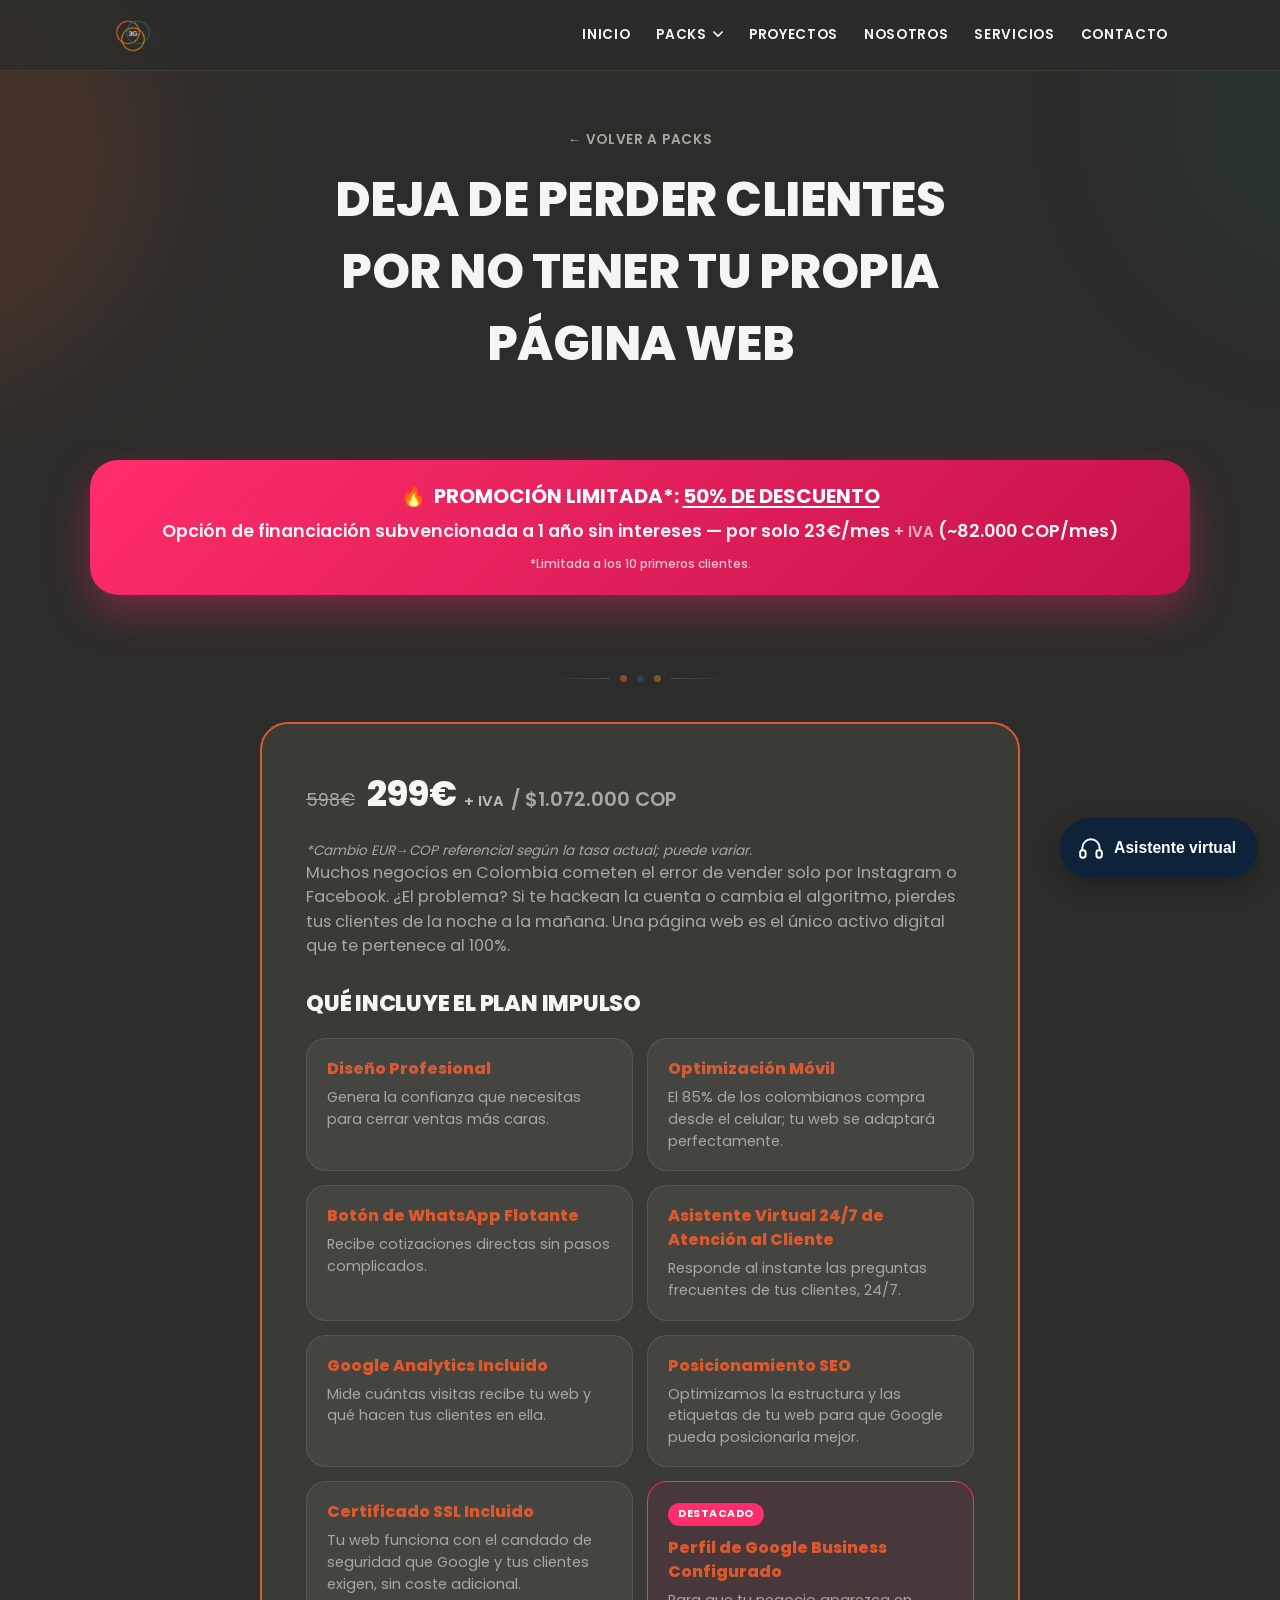
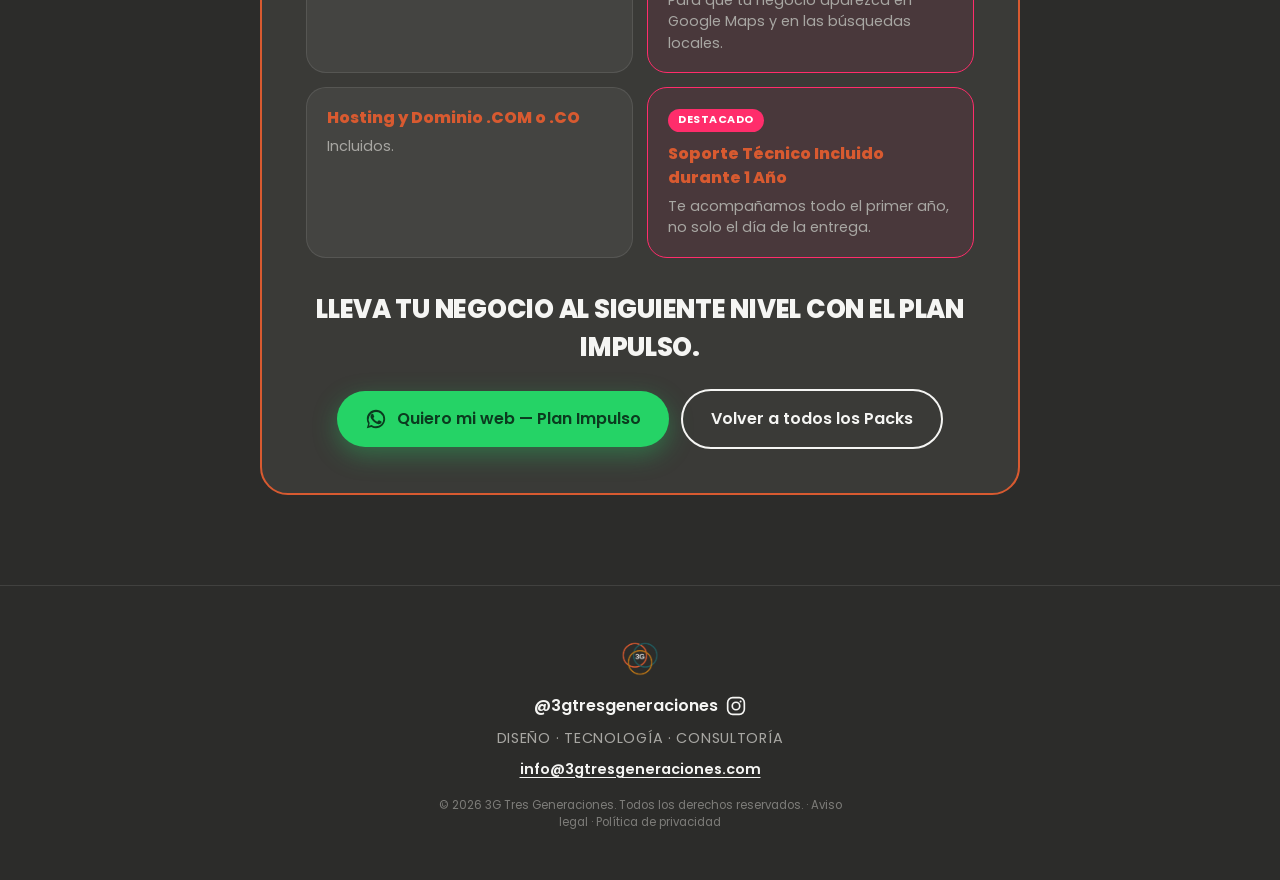
<file: packs/impulso.html>
<!-- 3G Tres Generaciones — Pack Impulso: landing individual -->
<!DOCTYPE html>
<html lang="es">
<head>
  <meta charset="UTF-8">
  <meta name="viewport" content="width=device-width, initial-scale=1.0">
  <!-- Colombia oculta: sin enlaces visibles, fuera del sitemap y sin indexar -->
  <meta name="robots" content="noindex, follow">

  <title>Página Web Profesional en Colombia desde 299€ | Plan Impulso — 3G Tres Generaciones</title>
  <meta name="description" content="Deja de perder clientes por no tener tu propia página web en Colombia. Diseño profesional, WhatsApp, asistente virtual 24/7 y Google Business incluidos. 50% de descuento y opción de financiación a 1 año.">
  <link rel="canonical" href="https://3gtresgeneraciones.com/packs/impulso.html">

  <!-- Open Graph -->
  <meta property="og:type" content="website">
  <meta property="og:url" content="https://3gtresgeneraciones.com/packs/impulso.html">
  <meta property="og:title" content="Página Web Profesional en Colombia desde 299€ | Plan Impulso">
  <meta property="og:description" content="Deja de perder clientes por no tener tu propia página web. Diseño profesional, WhatsApp, asistente virtual 24/7 y Google Business incluidos.">
  <meta property="og:image" content="https://3gtresgeneraciones.com/assets/og-3g-tres-generaciones.jpg">

  <!-- Favicon -->
  <link rel="icon" type="image/x-icon" href="/assets/favicon.ico">
  <link rel="icon" type="image/png" sizes="32x32" href="/assets/favicon-32.png">
  <link rel="apple-touch-icon" sizes="180x180" href="/assets/favicon-180.png">

  <!-- Fuentes -->
  <link rel="preload" href="/assets/fonts/poppins-400.woff2" as="font" type="font/woff2" crossorigin>
  <link rel="preload" href="/assets/fonts/poppins-800.woff2" as="font" type="font/woff2" crossorigin>
  <link rel="stylesheet" href="/assets/fonts/fonts.css">

  <link rel="stylesheet" href="../style.css">
  <link rel="stylesheet" href="../agente.css">
  <link rel="stylesheet" href="packs.css">

  <!-- Datos estructurados -->
  <script type="application/ld+json">
  {
    "@context": "https://schema.org",
    "@type": "Product",
    "name": "Plan Impulso — Página Web Profesional",
    "description": "Página web profesional con WhatsApp, asistente virtual 24/7 y Google Business incluidos.",
    "brand": { "@type": "Organization", "name": "3G Tres Generaciones" },
    "offers": {
      "@type": "Offer",
      "priceCurrency": "EUR",
      "price": "299",
      "priceSpecification": { "@type": "UnitPriceSpecification", "price": "299", "priceCurrency": "EUR", "valueAddedTaxIncluded": false },
      "url": "https://3gtresgeneraciones.com/packs/impulso.html",
      "areaServed": "CO",
      "availability": "https://schema.org/InStock"
    }
  }
  </script>
</head>
<body>

  <!-- ===================== MENÚ DE NAVEGACIÓN ===================== -->
  <nav class="site-nav" id="site-nav">
    <div class="site-nav__inner">
      <a class="site-nav__logo" href="../index.html" aria-label="Inicio — 3G Tres Generaciones">
        <img src="../assets/3G_logo_icono.png" alt="3G Tres Generaciones" width="46" height="46">
      </a>
      <ul class="site-nav__links">
        <li><a href="../index.html#hero">Inicio</a></li>
        <li class="site-nav__item site-nav__item--dropdown">
          <a href="/packs/es/index.html">Packs</a>
          <button type="button" class="site-nav__caret" aria-expanded="false" aria-label="Mostrar los packs">
            <svg viewBox="0 0 12 8" width="10" height="7" aria-hidden="true"><path d="M1 1l5 5 5-5" fill="none" stroke="currentColor" stroke-width="2" stroke-linecap="round" stroke-linejoin="round"/></svg>
          </button>
          <ul class="site-nav__submenu">
            <li><a href="/packs/es/impulso.html">Pack Impulso</a></li>
            <li><a href="/packs/es/avanza.html">Pack Avanza</a></li>
            <li><a href="/packs/es/elite.html">Pack Elite</a></li>
          </ul>
        </li>
        <li><a href="../proyectos.html">Proyectos</a></li>
        <li><a href="../index.html#quienes-somos">Nosotros</a></li>
        <li><a href="../index.html#servicios">Servicios</a></li>
        <li><a href="../index.html#contacto">Contacto</a></li>
      </ul>
    </div>
  </nav>

  <!-- ===================== CABECERA ===================== -->
  <header class="packs-hero" id="top">
    <div class="blob blob--coral blob--faint" aria-hidden="true"></div>
    <div class="blob blob--petroleo blob--faint blob--small" aria-hidden="true"></div>

    <div class="packs-hero__inner reveal">
      <a href="index.html" class="back-link">← Volver a Packs</a>
      <h1 class="packs-hero__title">Deja de perder clientes por no tener tu propia página web</h1>
    </div>
  </header>

  <!-- ===================== PROMOCIÓN Y PRECIO ===================== -->
  <section class="packs" id="detalle">

    <div class="packs__banner reveal">
      <p class="packs__banner-text">
        <span class="packs__banner-emoji" aria-hidden="true">🔥</span>
        PROMOCIÓN LIMITADA*: <span class="packs__banner-highlight">50% DE DESCUENTO</span>
      </p>
      <p class="plan-banner__financing">Opción de financiación subvencionada a 1 año sin intereses — por solo 23€/mes&nbsp;<span class="precio-iva">+&nbsp;IVA</span> (~82.000 COP/mes)</p>
      <p class="packs__banner-note">*Limitada a los 10 primeros clientes.</p>
    </div>

    <div class="divider" aria-hidden="true">
      <span class="divider__dot divider__dot--coral"></span>
      <span class="divider__dot divider__dot--petroleo"></span>
      <span class="divider__dot divider__dot--dorado"></span>
    </div>

    <div class="packs__details">
      <div class="pack-detail pack-detail--impulso reveal">
        <div class="pack-detail__inner">

          <div class="pack-detail__price">
            <span class="pack-detail__price-old">598€</span>
            <span class="pack-detail__price-new">299€&nbsp;<span class="precio-iva">+&nbsp;IVA</span> <span class="plan-price__cop">/ $1.072.000 COP</span></span>
          </div>
          <p class="pack-detail__price-note"><em>*Cambio EUR→COP referencial según la tasa actual; puede variar.</em></p>

          <p class="pack-detail__intro">Muchos negocios en Colombia cometen el error de vender solo por Instagram o Facebook. ¿El problema? Si te hackean la cuenta o cambia el algoritmo, pierdes tus clientes de la noche a la mañana. Una página web es el único activo digital que te pertenece al 100%.</p>

          <h2 class="plan-section-title">Qué incluye el Plan Impulso</h2>
          <ul class="plan-features">
            <li class="plan-features__item">
              <h3 class="plan-features__title">Diseño Profesional</h3>
              <p class="plan-features__text">Genera la confianza que necesitas para cerrar ventas más caras.</p>
            </li>
            <li class="plan-features__item">
              <h3 class="plan-features__title">Optimización Móvil</h3>
              <p class="plan-features__text">El 85% de los colombianos compra desde el celular; tu web se adaptará perfectamente.</p>
            </li>
            <li class="plan-features__item">
              <h3 class="plan-features__title">Botón de WhatsApp Flotante</h3>
              <p class="plan-features__text">Recibe cotizaciones directas sin pasos complicados.</p>
            </li>
            <li class="plan-features__item">
              <h3 class="plan-features__title">Asistente Virtual 24/7 de Atención al Cliente</h3>
              <p class="plan-features__text">Responde al instante las preguntas frecuentes de tus clientes, 24/7.</p>
            </li>
            <li class="plan-features__item">
              <h3 class="plan-features__title">Google Analytics Incluido</h3>
              <p class="plan-features__text">Mide cuántas visitas recibe tu web y qué hacen tus clientes en ella.</p>
            </li>
            <li class="plan-features__item">
              <h3 class="plan-features__title">Posicionamiento SEO</h3>
              <p class="plan-features__text">Optimizamos la estructura y las etiquetas de tu web para que Google pueda posicionarla mejor.</p>
            </li>
            <li class="plan-features__item">
              <h3 class="plan-features__title">Certificado SSL Incluido</h3>
              <p class="plan-features__text">Tu web funciona con el candado de seguridad que Google y tus clientes exigen, sin coste adicional.</p>
            </li>
            <li class="plan-features__item plan-features__item--highlight">
              <span class="plan-features__badge">Destacado</span>
              <h3 class="plan-features__title">Perfil de Google Business Configurado</h3>
              <p class="plan-features__text">Para que tu negocio aparezca en Google Maps y en las búsquedas locales.</p>
            </li>
            <li class="plan-features__item">
              <h3 class="plan-features__title">Hosting y Dominio .COM o .CO</h3>
              <p class="plan-features__text">Incluidos.</p>
            </li>
            <li class="plan-features__item plan-features__item--highlight">
              <span class="plan-features__badge">Destacado</span>
              <h3 class="plan-features__title">Soporte Técnico Incluido durante 1 Año</h3>
              <p class="plan-features__text">Te acompañamos todo el primer año, no solo el día de la entrega.</p>
            </li>
          </ul>

          <div class="plan-cta">
            <h2 class="plan-cta__title">Lleva tu negocio al siguiente nivel con el PLAN IMPULSO.</h2>
            <div class="plan-cta__actions">
              <a
                class="btn btn--whatsapp"
                href="https://wa.me/34611871937?text=Quiero%20mi%20web%20-%20Plan%20Impulso"
                target="_blank"
                rel="noopener"
              >
                <svg class="btn__icon" viewBox="0 0 24 24" aria-hidden="true"><path d="M17.472 14.382c-.297-.149-1.758-.867-2.03-.967-.273-.099-.471-.148-.67.15-.197.297-.767.966-.94 1.164-.173.199-.347.223-.644.075-.297-.15-1.255-.463-2.39-1.475-.883-.788-1.48-1.761-1.653-2.059-.173-.297-.018-.458.13-.606.134-.133.298-.347.446-.52.149-.174.198-.298.298-.497.099-.198.05-.371-.025-.52-.075-.149-.669-1.612-.916-2.207-.242-.579-.487-.5-.669-.51-.173-.008-.371-.01-.57-.01-.198 0-.52.074-.792.372-.272.297-1.04 1.016-1.04 2.479 0 1.462 1.065 2.875 1.213 3.074.149.198 2.096 3.2 5.077 4.487.709.306 1.262.489 1.694.625.712.227 1.36.195 1.871.118.571-.085 1.758-.719 2.006-1.413.248-.694.248-1.29.173-1.413-.074-.124-.272-.198-.57-.347z"/><path d="M12.001 2C6.478 2 2 6.478 2 12c0 1.86.505 3.646 1.457 5.203L2 22l4.938-1.396A9.943 9.943 0 0 0 12.001 22C17.523 22 22 17.523 22 12S17.523 2 12.001 2zm0 18.03a8.01 8.01 0 0 1-4.336-1.278l-.311-.188-3.037.858.842-2.997-.199-.31A8.006 8.006 0 1 1 20.007 12a8.014 8.014 0 0 1-8.006 8.03z"/></svg>
                Quiero mi web — Plan Impulso
              </a>
              <a href="index.html" class="btn btn--outline">Volver a todos los Packs</a>
            </div>
          </div>

        </div>
      </div>
    </div>
  </section>

  <!-- ===================== FOOTER ===================== -->
  <footer class="footer">
    <div class="footer__social">
      <img src="../assets/3G_logo_icono.png" alt="3G Tres Generaciones" class="footer__logo" width="48" height="48" loading="lazy">
      <div class="footer__handle">
        <span>@3gtresgeneraciones</span>
        <a href="https://www.instagram.com/3gtresgeneraciones/" target="_blank" rel="noopener" aria-label="Instagram de 3G Tres Generaciones">
          <svg class="footer__ig-icon" viewBox="0 0 24 24" fill="none" xmlns="http://www.w3.org/2000/svg">
            <rect x="2" y="2" width="20" height="20" rx="6" stroke="currentColor" stroke-width="2"/>
            <circle cx="12" cy="12" r="4.5" stroke="currentColor" stroke-width="2"/>
            <circle cx="17.5" cy="6.5" r="1.2" fill="currentColor"/>
          </svg>
        </a>
      </div>
    </div>
    <p class="footer__tagline">Diseño · Tecnología · Consultoría</p>
    <p class="footer__email"><a href="mailto:info@3gtresgeneraciones.com">info@3gtresgeneraciones.com</a></p>
    <p class="footer__legal">© 2026 3G Tres Generaciones. Todos los derechos reservados. · <a href="/aviso-legal/">Aviso legal</a> · <a href="/privacidad/">Política de privacidad</a></p>
  </footer>

  <!-- ===================== BOTÓN FLOTANTE (móvil) ===================== -->
  <a
    class="sticky-whatsapp"
    id="stickyWhatsapp"
    href="https://wa.me/34611871937?text=Hola%2C%20he%20visto%20vuestra%20web%20y%20me%20gustar%C3%ADa%20m%C3%A1s%20informaci%C3%B3n"
    target="_blank"
    rel="noopener"
    aria-label="Escríbenos por WhatsApp"
  >
    <svg class="btn__icon" viewBox="0 0 24 24" aria-hidden="true"><path d="M17.472 14.382c-.297-.149-1.758-.867-2.03-.967-.273-.099-.471-.148-.67.15-.197.297-.767.966-.94 1.164-.173.199-.347.223-.644.075-.297-.15-1.255-.463-2.39-1.475-.883-.788-1.48-1.761-1.653-2.059-.173-.297-.018-.458.13-.606.134-.133.298-.347.446-.52.149-.174.198-.298.298-.497.099-.198.05-.371-.025-.52-.075-.149-.669-1.612-.916-2.207-.242-.579-.487-.5-.669-.51-.173-.008-.371-.01-.57-.01-.198 0-.52.074-.792.372-.272.297-1.04 1.016-1.04 2.479 0 1.462 1.065 2.875 1.213 3.074.149.198 2.096 3.2 5.077 4.487.709.306 1.262.489 1.694.625.712.227 1.36.195 1.871.118.571-.085 1.758-.719 2.006-1.413.248-.694.248-1.29.173-1.413-.074-.124-.272-.198-.57-.347z"/><path d="M12.001 2C6.478 2 2 6.478 2 12c0 1.86.505 3.646 1.457 5.203L2 22l4.938-1.396A9.943 9.943 0 0 0 12.001 22C17.523 22 22 17.523 22 12S17.523 2 12.001 2zm0 18.03a8.01 8.01 0 0 1-4.336-1.278l-.311-.188-3.037.858.842-2.997-.199-.31A8.006 8.006 0 1 1 20.007 12a8.014 8.014 0 0 1-8.006 8.03z"/></svg>
  </a>

  <script src="../script.js"></script>
  <script src="../agente-config.js"></script>
  <script src="../agente.js"></script>
</body>
</html>
</file>
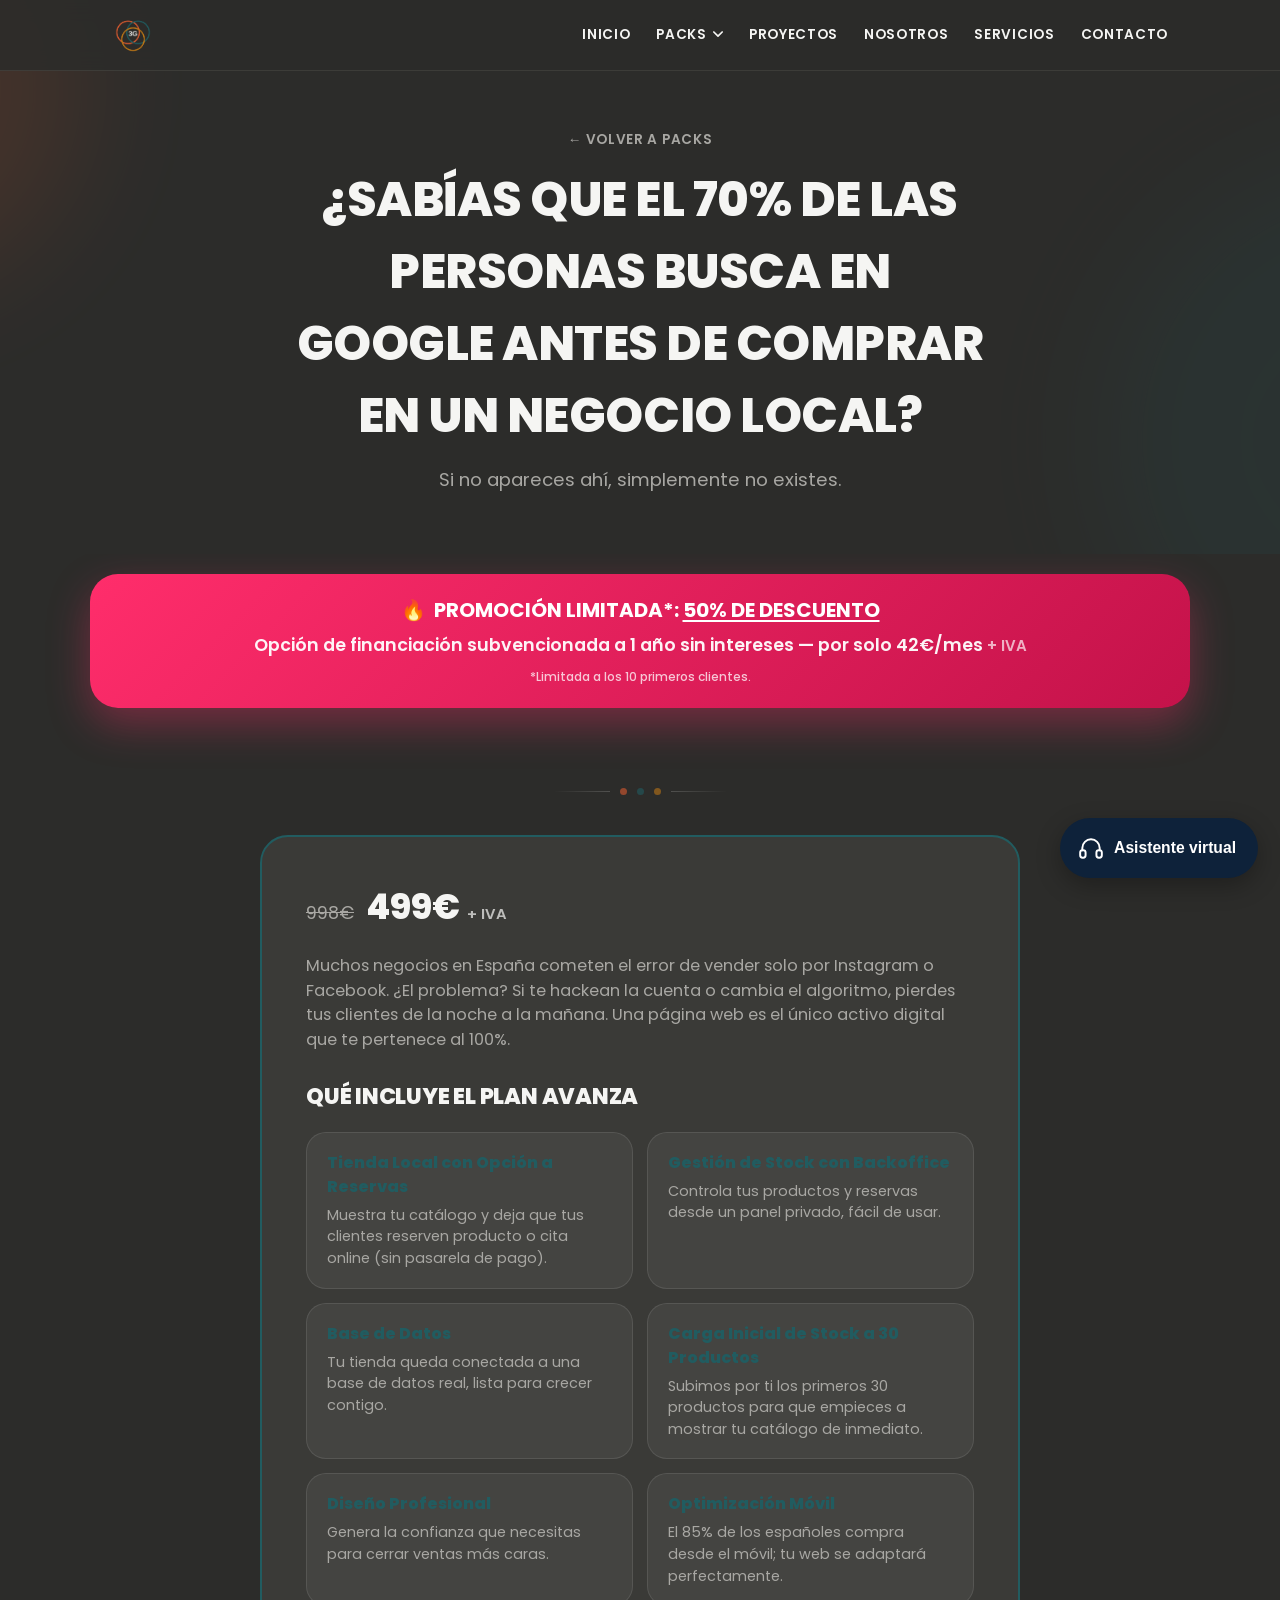
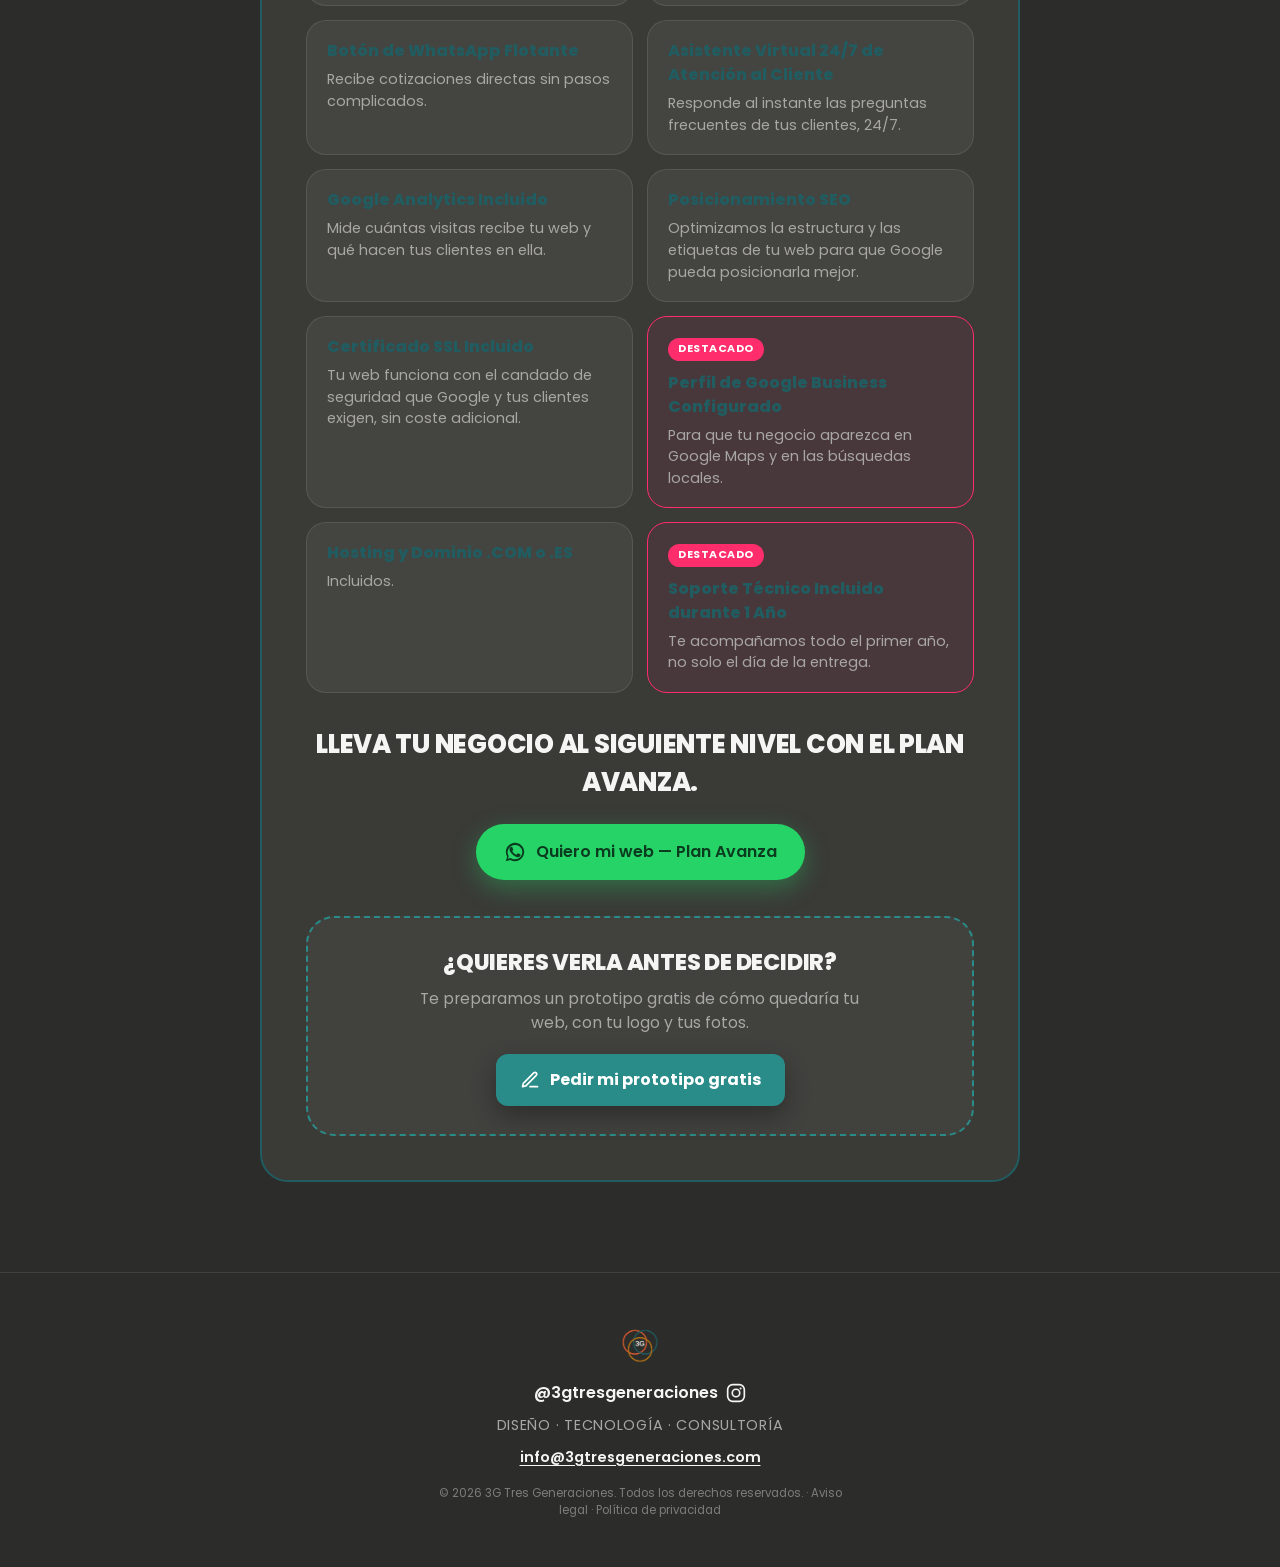
<file: packs/es/avanza.html>
<!-- 3G Tres Generaciones — Pack Avanza (España): landing individual -->
<!DOCTYPE html>
<html lang="es">
<head>
  <meta charset="UTF-8">
  <meta name="viewport" content="width=device-width, initial-scale=1.0">

  <title>Plan Avanza: web con reservas online desde 499 € + IVA</title>
  <meta name="description" content="Tu web con tienda local, reservas online y gestión de stock, con asistente virtual 24/7 y Google Business. 50% de descuento y opción de financiación.">
  <link rel="canonical" href="https://3gtresgeneraciones.com/packs/es/avanza.html">

  <!-- Open Graph -->
  <meta property="og:type" content="website">
  <meta property="og:url" content="https://3gtresgeneraciones.com/packs/es/avanza.html">
  <meta property="og:title" content="Plan Avanza: web con reservas online desde 499 € + IVA">
  <meta property="og:description" content="Tu web con tienda local, reservas online y gestión de stock, con asistente virtual 24/7 y Google Business. 50% de descuento y opción de financiación.">
  <meta property="og:image" content="https://3gtresgeneraciones.com/assets/og-3g-tres-generaciones.jpg">
  <meta property="og:image:width" content="1200">
  <meta property="og:image:height" content="630">
  <meta property="og:image:alt" content="3G Tres Generaciones — Diseño, tecnología y consultoría">
  <meta property="og:site_name" content="3G Tres Generaciones">
  <meta property="og:locale" content="es_ES">
  <meta name="twitter:card" content="summary_large_image">

  <!-- Favicon -->
  <link rel="icon" type="image/x-icon" href="/assets/favicon.ico">
  <link rel="icon" type="image/png" sizes="32x32" href="/assets/favicon-32.png">
  <link rel="apple-touch-icon" sizes="180x180" href="/assets/favicon-180.png">

  <!-- Fuentes -->
  <link rel="preload" href="/assets/fonts/poppins-400.woff2" as="font" type="font/woff2" crossorigin>
  <link rel="preload" href="/assets/fonts/poppins-800.woff2" as="font" type="font/woff2" crossorigin>
  <link rel="stylesheet" href="/assets/fonts/fonts.css">

  <link rel="stylesheet" href="../../style.css">
  <link rel="stylesheet" href="../../agente.css">
  <link rel="stylesheet" href="../packs.css">

  <!-- Datos estructurados -->
  <script type="application/ld+json">
{
  "@context": "https://schema.org",
  "@graph": [
    {
      "@type": "Organization",
      "@id": "https://3gtresgeneraciones.com/#negocio",
      "name": "3G Tres Generaciones",
      "url": "https://3gtresgeneraciones.com/"
    },
    {
      "@type": "Product",
      "name": "Plan Avanza — Tienda Local con Reservas Online",
      "description": "Tienda local con opción a reservas, gestión de stock y backoffice incluidos.",
      "brand": {
        "@id": "https://3gtresgeneraciones.com/#negocio"
      },
      "offers": {
        "@type": "Offer",
        "priceCurrency": "EUR",
        "price": "499",
        "priceSpecification": {
          "@type": "UnitPriceSpecification",
          "price": "499",
          "priceCurrency": "EUR",
          "valueAddedTaxIncluded": false
        },
        "url": "https://3gtresgeneraciones.com/packs/es/avanza.html",
        "areaServed": "ES",
        "availability": "https://schema.org/InStock",
        "seller": {
          "@id": "https://3gtresgeneraciones.com/#negocio"
        }
      },
      "image": "https://3gtresgeneraciones.com/assets/og-3g-tres-generaciones.jpg"
    },
    {
      "@type": "BreadcrumbList",
      "itemListElement": [
        {
          "@type": "ListItem",
          "position": 1,
          "name": "Inicio",
          "item": "https://3gtresgeneraciones.com/"
        },
        {
          "@type": "ListItem",
          "position": 2,
          "name": "Packs",
          "item": "https://3gtresgeneraciones.com/packs/es/index.html"
        },
        {
          "@type": "ListItem",
          "position": 3,
          "name": "Plan Avanza",
          "item": "https://3gtresgeneraciones.com/packs/es/avanza.html"
        }
      ]
    }
  ]
}
  </script>
</head>
<body>

  <!-- ===================== MENÚ DE NAVEGACIÓN ===================== -->
  <nav class="site-nav" id="site-nav">
    <div class="site-nav__inner">
      <a class="site-nav__logo" href="../../index.html" aria-label="Inicio — 3G Tres Generaciones">
        <img src="../../assets/3G_logo_icono.png" alt="3G Tres Generaciones" width="46" height="46">
      </a>
      <ul class="site-nav__links">
        <li><a href="../../index.html#hero">Inicio</a></li>
        <li class="site-nav__item site-nav__item--dropdown">
          <a href="/packs/es/index.html">Packs</a>
          <button type="button" class="site-nav__caret" aria-expanded="false" aria-label="Mostrar los packs">
            <svg viewBox="0 0 12 8" width="10" height="7" aria-hidden="true"><path d="M1 1l5 5 5-5" fill="none" stroke="currentColor" stroke-width="2" stroke-linecap="round" stroke-linejoin="round"/></svg>
          </button>
          <ul class="site-nav__submenu">
            <li><a href="/packs/es/impulso.html">Pack Impulso</a></li>
            <li><a href="/packs/es/avanza.html">Pack Avanza</a></li>
            <li><a href="/packs/es/elite.html">Pack Elite</a></li>
          </ul>
        </li>
        <li><a href="../../proyectos.html">Proyectos</a></li>
        <li><a href="../../index.html#quienes-somos">Nosotros</a></li>
        <li><a href="../../index.html#servicios">Servicios</a></li>
        <li><a href="../../index.html#contacto">Contacto</a></li>
      </ul>
    </div>
  </nav>

  <!-- ===================== CABECERA ===================== -->
  <header class="packs-hero" id="top">
    <div class="blob blob--petroleo blob--faint" aria-hidden="true"></div>
    <div class="blob blob--coral blob--faint blob--small" aria-hidden="true"></div>

    <div class="packs-hero__inner reveal">
      <a href="index.html" class="back-link">← Volver a Packs</a>
      <h1 class="packs-hero__title">¿Sabías que el 70% de las personas busca en Google antes de comprar en un negocio local?</h1>
      <p class="packs-hero__subtitle">Si no apareces ahí, simplemente no existes.</p>
    </div>
  </header>

  <!-- ===================== PROMOCIÓN Y PRECIO ===================== -->
  <section class="packs" id="detalle">

    <div class="packs__banner reveal">
      <p class="packs__banner-text">
        <span class="packs__banner-emoji" aria-hidden="true">🔥</span>
        PROMOCIÓN LIMITADA*: <span class="packs__banner-highlight">50% DE DESCUENTO</span>
      </p>
      <p class="plan-banner__financing">Opción de financiación subvencionada a 1 año sin intereses — por solo 42€/mes&nbsp;<span class="precio-iva">+&nbsp;IVA</span></p>
      <p class="packs__banner-note">*Limitada a los 10 primeros clientes.</p>
    </div>

    <div class="divider" aria-hidden="true">
      <span class="divider__dot divider__dot--coral"></span>
      <span class="divider__dot divider__dot--petroleo"></span>
      <span class="divider__dot divider__dot--dorado"></span>
    </div>

    <div class="packs__details">
      <div class="pack-detail pack-detail--avanza reveal">
        <div class="pack-detail__inner">

          <div class="pack-detail__price">
            <span class="pack-detail__price-old">998€</span>
            <span class="pack-detail__price-new">499€&nbsp;<span class="precio-iva">+&nbsp;IVA</span></span>
          </div>

          <p class="pack-detail__intro">Muchos negocios en España cometen el error de vender solo por Instagram o Facebook. ¿El problema? Si te hackean la cuenta o cambia el algoritmo, pierdes tus clientes de la noche a la mañana. Una página web es el único activo digital que te pertenece al 100%.</p>

          <h2 class="plan-section-title">Qué incluye el Plan Avanza</h2>
          <ul class="plan-features">
            <li class="plan-features__item">
              <h3 class="plan-features__title">Tienda Local con Opción a Reservas</h3>
              <p class="plan-features__text">Muestra tu catálogo y deja que tus clientes reserven producto o cita online (sin pasarela de pago).</p>
            </li>
            <li class="plan-features__item">
              <h3 class="plan-features__title">Gestión de Stock con Backoffice</h3>
              <p class="plan-features__text">Controla tus productos y reservas desde un panel privado, fácil de usar.</p>
            </li>
            <li class="plan-features__item">
              <h3 class="plan-features__title">Base de Datos</h3>
              <p class="plan-features__text">Tu tienda queda conectada a una base de datos real, lista para crecer contigo.</p>
            </li>
            <li class="plan-features__item">
              <h3 class="plan-features__title">Carga Inicial de Stock a 30 Productos</h3>
              <p class="plan-features__text">Subimos por ti los primeros 30 productos para que empieces a mostrar tu catálogo de inmediato.</p>
            </li>
            <li class="plan-features__item">
              <h3 class="plan-features__title">Diseño Profesional</h3>
              <p class="plan-features__text">Genera la confianza que necesitas para cerrar ventas más caras.</p>
            </li>
            <li class="plan-features__item">
              <h3 class="plan-features__title">Optimización Móvil</h3>
              <p class="plan-features__text">El 85% de los españoles compra desde el móvil; tu web se adaptará perfectamente.</p>
            </li>
            <li class="plan-features__item">
              <h3 class="plan-features__title">Botón de WhatsApp Flotante</h3>
              <p class="plan-features__text">Recibe cotizaciones directas sin pasos complicados.</p>
            </li>
            <li class="plan-features__item">
              <h3 class="plan-features__title">Asistente Virtual 24/7 de Atención al Cliente</h3>
              <p class="plan-features__text">Responde al instante las preguntas frecuentes de tus clientes, 24/7.</p>
            </li>
            <li class="plan-features__item">
              <h3 class="plan-features__title">Google Analytics Incluido</h3>
              <p class="plan-features__text">Mide cuántas visitas recibe tu web y qué hacen tus clientes en ella.</p>
            </li>
            <li class="plan-features__item">
              <h3 class="plan-features__title">Posicionamiento SEO</h3>
              <p class="plan-features__text">Optimizamos la estructura y las etiquetas de tu web para que Google pueda posicionarla mejor.</p>
            </li>
            <li class="plan-features__item">
              <h3 class="plan-features__title">Certificado SSL Incluido</h3>
              <p class="plan-features__text">Tu web funciona con el candado de seguridad que Google y tus clientes exigen, sin coste adicional.</p>
            </li>
            <li class="plan-features__item plan-features__item--highlight">
              <span class="plan-features__badge">Destacado</span>
              <h3 class="plan-features__title">Perfil de Google Business Configurado</h3>
              <p class="plan-features__text">Para que tu negocio aparezca en Google Maps y en las búsquedas locales.</p>
            </li>
            <li class="plan-features__item">
              <h3 class="plan-features__title">Hosting y Dominio .COM o .ES</h3>
              <p class="plan-features__text">Incluidos.</p>
            </li>
            <li class="plan-features__item plan-features__item--highlight">
              <span class="plan-features__badge">Destacado</span>
              <h3 class="plan-features__title">Soporte Técnico Incluido durante 1 Año</h3>
              <p class="plan-features__text">Te acompañamos todo el primer año, no solo el día de la entrega.</p>
            </li>
          </ul>

          <div class="plan-cta">
            <h2 class="plan-cta__title">Lleva tu negocio al siguiente nivel con el PLAN AVANZA.</h2>
            <div class="plan-cta__actions">
              <a
                class="btn btn--whatsapp"
                href="https://wa.me/34611871937?text=Quiero%20mi%20web%20-%20Plan%20Avanza"
                target="_blank"
                rel="noopener"
              >
                <svg class="btn__icon" viewBox="0 0 24 24" aria-hidden="true"><path d="M17.472 14.382c-.297-.149-1.758-.867-2.03-.967-.273-.099-.471-.148-.67.15-.197.297-.767.966-.94 1.164-.173.199-.347.223-.644.075-.297-.15-1.255-.463-2.39-1.475-.883-.788-1.48-1.761-1.653-2.059-.173-.297-.018-.458.13-.606.134-.133.298-.347.446-.52.149-.174.198-.298.298-.497.099-.198.05-.371-.025-.52-.075-.149-.669-1.612-.916-2.207-.242-.579-.487-.5-.669-.51-.173-.008-.371-.01-.57-.01-.198 0-.52.074-.792.372-.272.297-1.04 1.016-1.04 2.479 0 1.462 1.065 2.875 1.213 3.074.149.198 2.096 3.2 5.077 4.487.709.306 1.262.489 1.694.625.712.227 1.36.195 1.871.118.571-.085 1.758-.719 2.006-1.413.248-.694.248-1.29.173-1.413-.074-.124-.272-.198-.57-.347z"/><path d="M12.001 2C6.478 2 2 6.478 2 12c0 1.86.505 3.646 1.457 5.203L2 22l4.938-1.396A9.943 9.943 0 0 0 12.001 22C17.523 22 22 17.523 22 12S17.523 2 12.001 2zm0 18.03a8.01 8.01 0 0 1-4.336-1.278l-.311-.188-3.037.858.842-2.997-.199-.31A8.006 8.006 0 1 1 20.007 12a8.014 8.014 0 0 1-8.006 8.03z"/></svg>
                Quiero mi web — Plan Avanza
              </a>
            </div>
          </div>

          <aside class="boceto-cta">
            <h2 class="boceto-cta__title">¿Quieres verla antes de decidir?</h2>
            <p class="boceto-cta__text">Te preparamos un prototipo gratis de cómo quedaría tu web, con tu logo y tus fotos.</p>
            <a
              class="boceto-cta__btn"
              href="https://wa.me/34611871937?text=Hola%2C%20me%20gustar%C3%ADa%20un%20prototipo%20gratis%20de%20mi%20web%20%28Plan%20Avanza%29."
              target="_blank"
              rel="noopener"
            >
              <svg class="boceto-cta__icono" viewBox="0 0 24 24" aria-hidden="true" fill="none" stroke="currentColor" stroke-width="2" stroke-linecap="round" stroke-linejoin="round"><path d="M12 20h9"/><path d="M16.5 3.5a2.1 2.1 0 0 1 3 3L7 19l-4 1 1-4z"/></svg>
              Pedir mi prototipo gratis
            </a>
          </aside>

        </div>
      </div>
    </div>
  </section>

  <!-- ===================== FOOTER ===================== -->
  <footer class="footer">
    <div class="footer__social">
      <img src="../../assets/3G_logo_icono.png" alt="3G Tres Generaciones" class="footer__logo" width="48" height="48" loading="lazy">
      <div class="footer__handle">
        <span>@3gtresgeneraciones</span>
        <a href="https://www.instagram.com/3gtresgeneraciones/" target="_blank" rel="noopener" aria-label="Instagram de 3G Tres Generaciones">
          <svg class="footer__ig-icon" viewBox="0 0 24 24" fill="none" xmlns="http://www.w3.org/2000/svg">
            <rect x="2" y="2" width="20" height="20" rx="6" stroke="currentColor" stroke-width="2"/>
            <circle cx="12" cy="12" r="4.5" stroke="currentColor" stroke-width="2"/>
            <circle cx="17.5" cy="6.5" r="1.2" fill="currentColor"/>
          </svg>
        </a>
      </div>
    </div>
    <p class="footer__tagline">Diseño · Tecnología · Consultoría</p>
    <p class="footer__email"><a href="mailto:info@3gtresgeneraciones.com">info@3gtresgeneraciones.com</a></p>
    <p class="footer__legal">© 2026 3G Tres Generaciones. Todos los derechos reservados. · <a href="/aviso-legal/">Aviso legal</a> · <a href="/privacidad/">Política de privacidad</a></p>
  </footer>

  <!-- ===================== BOTÓN FLOTANTE (móvil) ===================== -->
  <a
    class="sticky-whatsapp"
    id="stickyWhatsapp"
    href="https://wa.me/34611871937?text=Hola%2C%20he%20visto%20vuestra%20web%20y%20me%20gustar%C3%ADa%20m%C3%A1s%20informaci%C3%B3n"
    target="_blank"
    rel="noopener"
    aria-label="Escríbenos por WhatsApp"
  >
    <svg class="btn__icon" viewBox="0 0 24 24" aria-hidden="true"><path d="M17.472 14.382c-.297-.149-1.758-.867-2.03-.967-.273-.099-.471-.148-.67.15-.197.297-.767.966-.94 1.164-.173.199-.347.223-.644.075-.297-.15-1.255-.463-2.39-1.475-.883-.788-1.48-1.761-1.653-2.059-.173-.297-.018-.458.13-.606.134-.133.298-.347.446-.52.149-.174.198-.298.298-.497.099-.198.05-.371-.025-.52-.075-.149-.669-1.612-.916-2.207-.242-.579-.487-.5-.669-.51-.173-.008-.371-.01-.57-.01-.198 0-.52.074-.792.372-.272.297-1.04 1.016-1.04 2.479 0 1.462 1.065 2.875 1.213 3.074.149.198 2.096 3.2 5.077 4.487.709.306 1.262.489 1.694.625.712.227 1.36.195 1.871.118.571-.085 1.758-.719 2.006-1.413.248-.694.248-1.29.173-1.413-.074-.124-.272-.198-.57-.347z"/><path d="M12.001 2C6.478 2 2 6.478 2 12c0 1.86.505 3.646 1.457 5.203L2 22l4.938-1.396A9.943 9.943 0 0 0 12.001 22C17.523 22 22 17.523 22 12S17.523 2 12.001 2zm0 18.03a8.01 8.01 0 0 1-4.336-1.278l-.311-.188-3.037.858.842-2.997-.199-.31A8.006 8.006 0 1 1 20.007 12a8.014 8.014 0 0 1-8.006 8.03z"/></svg>
  </a>

  <script src="../../script.js"></script>
  <script src="../../agente-config.js"></script>
  <script src="../../agente.js"></script>
</body>
</html>
</file>
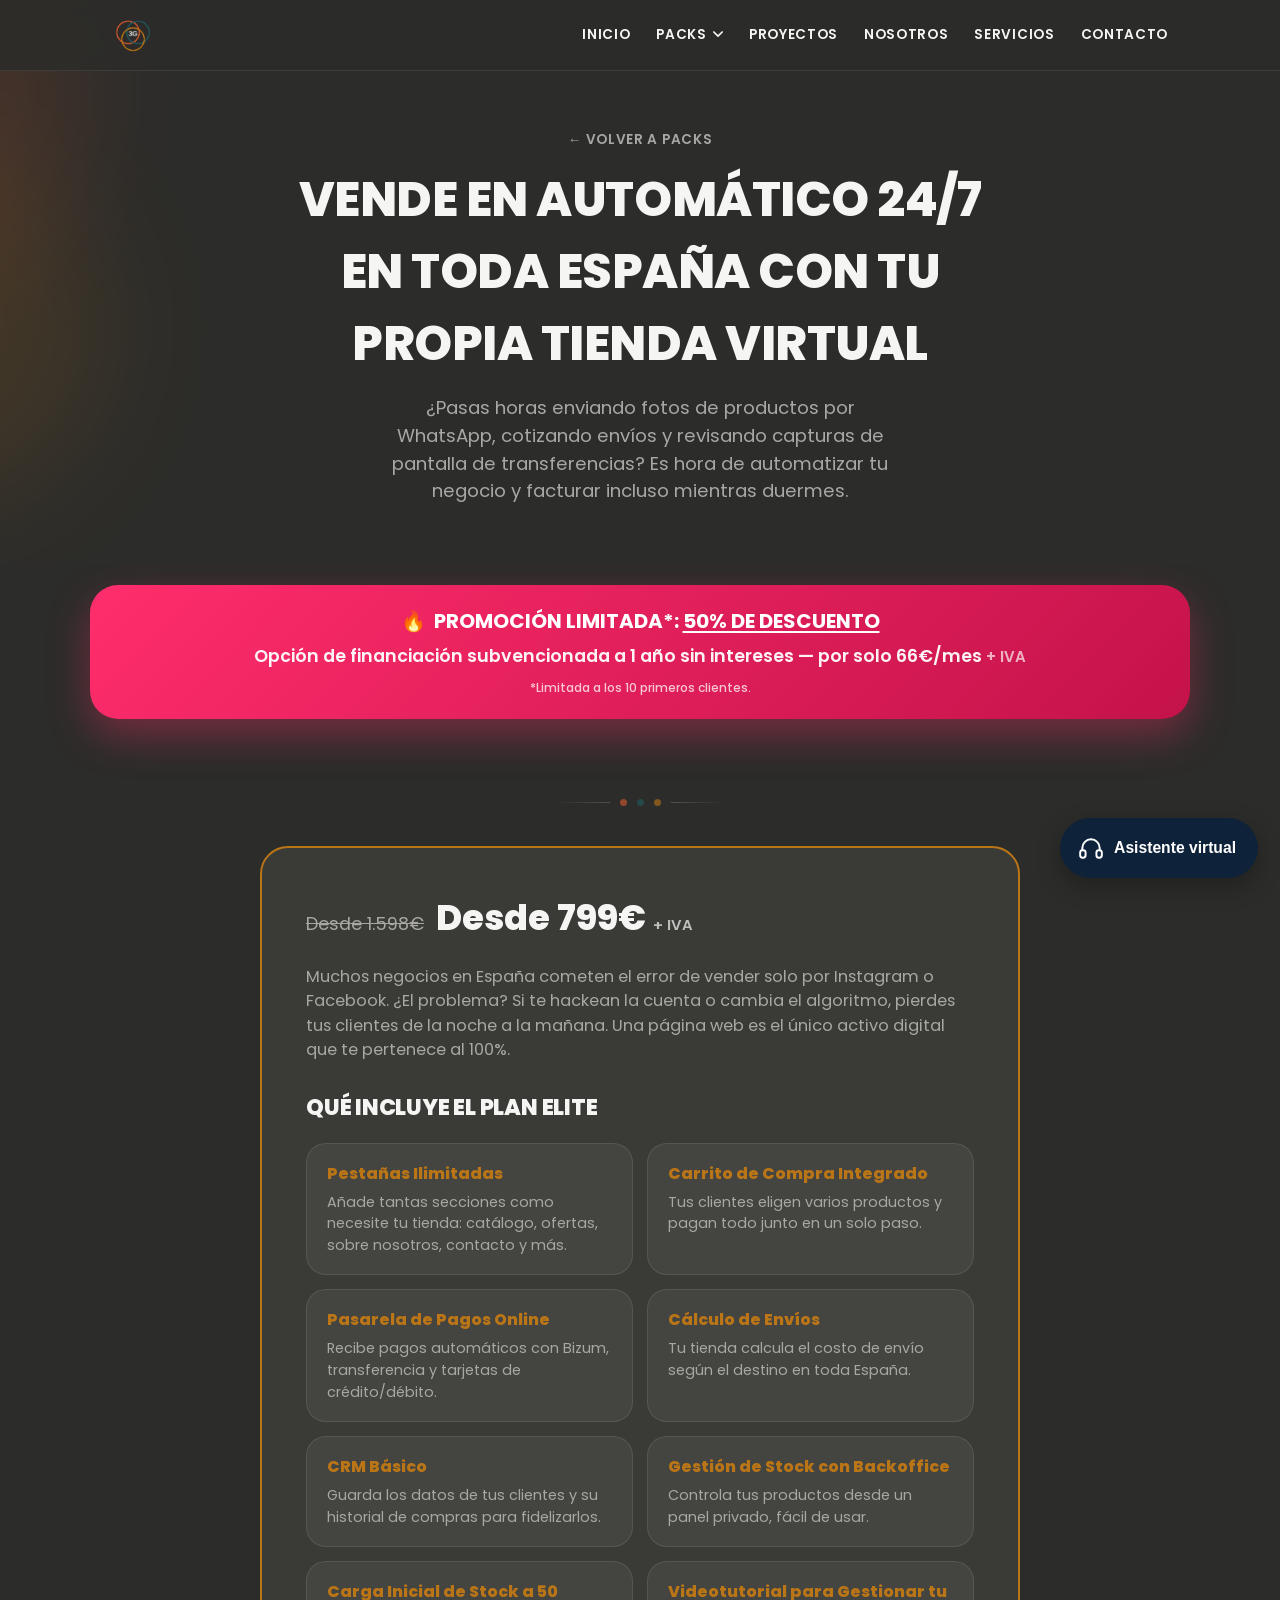
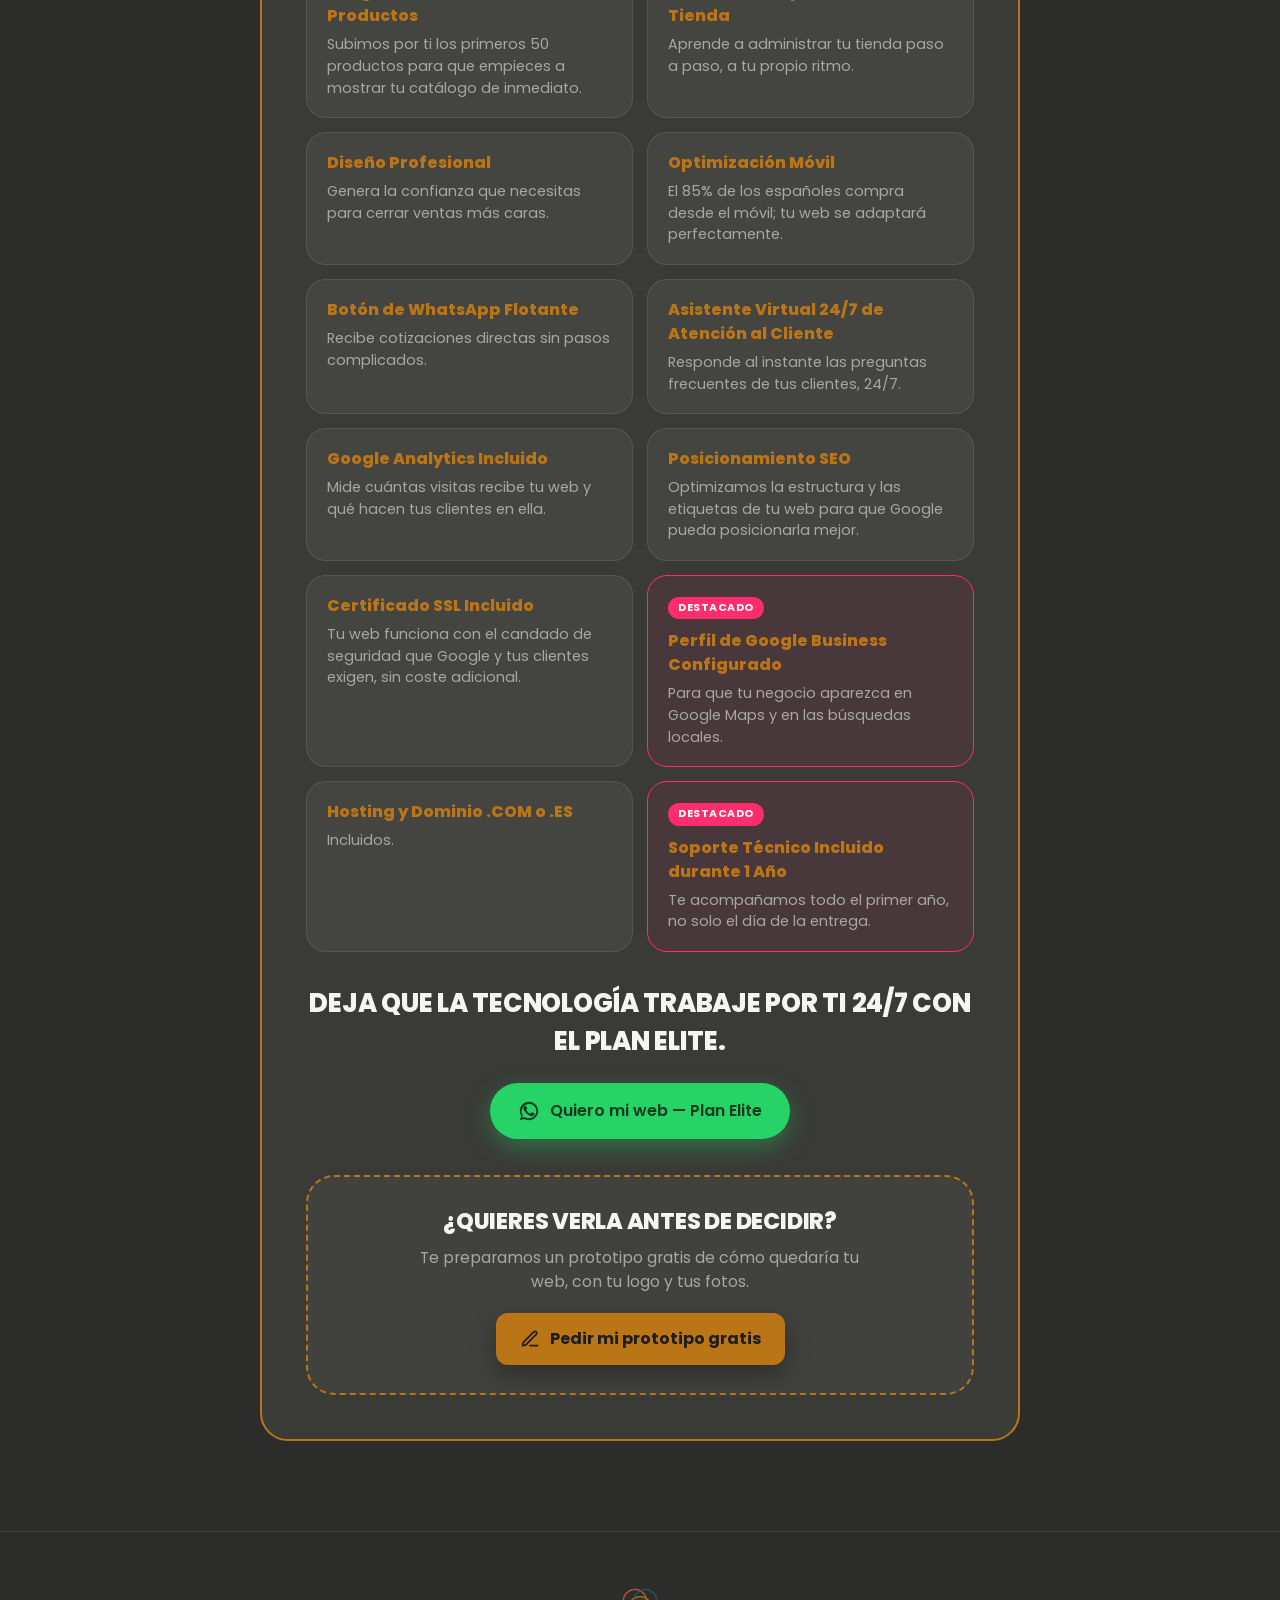
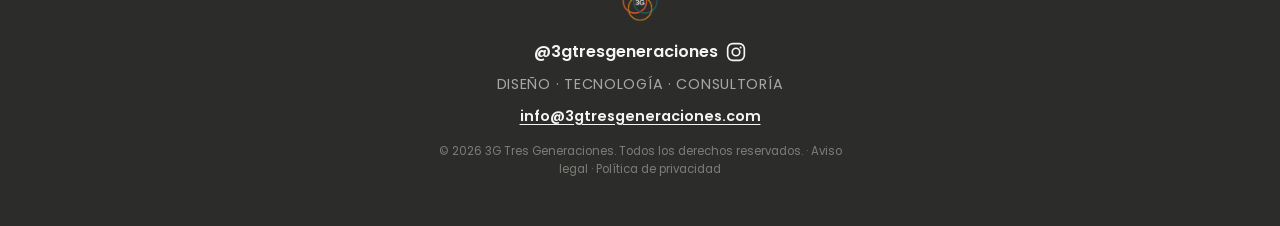
<file: packs/es/elite.html>
<!-- 3G Tres Generaciones — Pack Elite (España): landing individual -->
<!DOCTYPE html>
<html lang="es">
<head>
  <meta charset="UTF-8">
  <meta name="viewport" content="width=device-width, initial-scale=1.0">

  <title>Plan Elite: tienda online completa desde 799 € + IVA</title>
  <meta name="description" content="Tienda online con carrito, pagos con Bizum y tarjeta, CRM y cálculo de envíos en toda España. 50% de descuento y opción de financiación.">
  <link rel="canonical" href="https://3gtresgeneraciones.com/packs/es/elite.html">

  <!-- Open Graph -->
  <meta property="og:type" content="website">
  <meta property="og:url" content="https://3gtresgeneraciones.com/packs/es/elite.html">
  <meta property="og:title" content="Plan Elite: tienda online completa desde 799 € + IVA">
  <meta property="og:description" content="Tienda online con carrito, pagos con Bizum y tarjeta, CRM y cálculo de envíos en toda España. 50% de descuento y opción de financiación.">
  <meta property="og:image" content="https://3gtresgeneraciones.com/assets/og-3g-tres-generaciones.jpg">
  <meta property="og:image:width" content="1200">
  <meta property="og:image:height" content="630">
  <meta property="og:image:alt" content="3G Tres Generaciones — Diseño, tecnología y consultoría">
  <meta property="og:site_name" content="3G Tres Generaciones">
  <meta property="og:locale" content="es_ES">
  <meta name="twitter:card" content="summary_large_image">

  <!-- Favicon -->
  <link rel="icon" type="image/x-icon" href="/assets/favicon.ico">
  <link rel="icon" type="image/png" sizes="32x32" href="/assets/favicon-32.png">
  <link rel="apple-touch-icon" sizes="180x180" href="/assets/favicon-180.png">

  <!-- Fuentes -->
  <link rel="preload" href="/assets/fonts/poppins-400.woff2" as="font" type="font/woff2" crossorigin>
  <link rel="preload" href="/assets/fonts/poppins-800.woff2" as="font" type="font/woff2" crossorigin>
  <link rel="stylesheet" href="/assets/fonts/fonts.css">

  <link rel="stylesheet" href="../../style.css">
  <link rel="stylesheet" href="../../agente.css">
  <link rel="stylesheet" href="../packs.css">

  <!-- Datos estructurados -->
  <script type="application/ld+json">
{
  "@context": "https://schema.org",
  "@graph": [
    {
      "@type": "Organization",
      "@id": "https://3gtresgeneraciones.com/#negocio",
      "name": "3G Tres Generaciones",
      "url": "https://3gtresgeneraciones.com/"
    },
    {
      "@type": "Product",
      "name": "Plan Elite — Tienda Virtual 24/7",
      "description": "Tienda virtual con carrito de compra, pasarela de pagos, CRM y cálculo de envíos incluidos.",
      "brand": {
        "@id": "https://3gtresgeneraciones.com/#negocio"
      },
      "offers": {
        "@type": "Offer",
        "priceCurrency": "EUR",
        "price": "799",
        "priceSpecification": {
          "@type": "UnitPriceSpecification",
          "price": "799",
          "minPrice": "799",
          "priceCurrency": "EUR",
          "valueAddedTaxIncluded": false
        },
        "url": "https://3gtresgeneraciones.com/packs/es/elite.html",
        "areaServed": "ES",
        "availability": "https://schema.org/InStock",
        "seller": {
          "@id": "https://3gtresgeneraciones.com/#negocio"
        }
      },
      "image": "https://3gtresgeneraciones.com/assets/og-3g-tres-generaciones.jpg"
    },
    {
      "@type": "BreadcrumbList",
      "itemListElement": [
        {
          "@type": "ListItem",
          "position": 1,
          "name": "Inicio",
          "item": "https://3gtresgeneraciones.com/"
        },
        {
          "@type": "ListItem",
          "position": 2,
          "name": "Packs",
          "item": "https://3gtresgeneraciones.com/packs/es/index.html"
        },
        {
          "@type": "ListItem",
          "position": 3,
          "name": "Plan Elite",
          "item": "https://3gtresgeneraciones.com/packs/es/elite.html"
        }
      ]
    }
  ]
}
  </script>
</head>
<body>

  <!-- ===================== MENÚ DE NAVEGACIÓN ===================== -->
  <nav class="site-nav" id="site-nav">
    <div class="site-nav__inner">
      <a class="site-nav__logo" href="../../index.html" aria-label="Inicio — 3G Tres Generaciones">
        <img src="../../assets/3G_logo_icono.png" alt="3G Tres Generaciones" width="46" height="46">
      </a>
      <ul class="site-nav__links">
        <li><a href="../../index.html#hero">Inicio</a></li>
        <li class="site-nav__item site-nav__item--dropdown">
          <a href="/packs/es/index.html">Packs</a>
          <button type="button" class="site-nav__caret" aria-expanded="false" aria-label="Mostrar los packs">
            <svg viewBox="0 0 12 8" width="10" height="7" aria-hidden="true"><path d="M1 1l5 5 5-5" fill="none" stroke="currentColor" stroke-width="2" stroke-linecap="round" stroke-linejoin="round"/></svg>
          </button>
          <ul class="site-nav__submenu">
            <li><a href="/packs/es/impulso.html">Pack Impulso</a></li>
            <li><a href="/packs/es/avanza.html">Pack Avanza</a></li>
            <li><a href="/packs/es/elite.html">Pack Elite</a></li>
          </ul>
        </li>
        <li><a href="../../proyectos.html">Proyectos</a></li>
        <li><a href="../../index.html#quienes-somos">Nosotros</a></li>
        <li><a href="../../index.html#servicios">Servicios</a></li>
        <li><a href="../../index.html#contacto">Contacto</a></li>
      </ul>
    </div>
  </nav>

  <!-- ===================== CABECERA ===================== -->
  <header class="packs-hero" id="top">
    <div class="blob blob--dorado blob--faint" aria-hidden="true"></div>
    <div class="blob blob--coral blob--faint blob--small" aria-hidden="true"></div>

    <div class="packs-hero__inner reveal">
      <a href="index.html" class="back-link">← Volver a Packs</a>
      <h1 class="packs-hero__title">Vende en automático 24/7 en toda España con tu propia tienda virtual</h1>
      <p class="packs-hero__subtitle">¿Pasas horas enviando fotos de productos por WhatsApp, cotizando envíos y revisando capturas de pantalla de transferencias? Es hora de automatizar tu negocio y facturar incluso mientras duermes.</p>
    </div>
  </header>

  <!-- ===================== PROMOCIÓN Y PRECIO ===================== -->
  <section class="packs" id="detalle">

    <div class="packs__banner reveal">
      <p class="packs__banner-text">
        <span class="packs__banner-emoji" aria-hidden="true">🔥</span>
        PROMOCIÓN LIMITADA*: <span class="packs__banner-highlight">50% DE DESCUENTO</span>
      </p>
      <p class="plan-banner__financing">Opción de financiación subvencionada a 1 año sin intereses — por solo 66€/mes&nbsp;<span class="precio-iva">+&nbsp;IVA</span></p>
      <p class="packs__banner-note">*Limitada a los 10 primeros clientes.</p>
    </div>

    <div class="divider" aria-hidden="true">
      <span class="divider__dot divider__dot--coral"></span>
      <span class="divider__dot divider__dot--petroleo"></span>
      <span class="divider__dot divider__dot--dorado"></span>
    </div>

    <div class="packs__details">
      <div class="pack-detail pack-detail--elite reveal">
        <div class="pack-detail__inner">

          <div class="pack-detail__price">
            <span class="pack-detail__price-old">Desde 1.598€</span>
            <span class="pack-detail__price-new">Desde 799€&nbsp;<span class="precio-iva">+&nbsp;IVA</span></span>
          </div>

          <p class="pack-detail__intro">Muchos negocios en España cometen el error de vender solo por Instagram o Facebook. ¿El problema? Si te hackean la cuenta o cambia el algoritmo, pierdes tus clientes de la noche a la mañana. Una página web es el único activo digital que te pertenece al 100%.</p>

          <h2 class="plan-section-title">Qué incluye el Plan Elite</h2>
          <ul class="plan-features">
            <li class="plan-features__item">
              <h3 class="plan-features__title">Pestañas Ilimitadas</h3>
              <p class="plan-features__text">Añade tantas secciones como necesite tu tienda: catálogo, ofertas, sobre nosotros, contacto y más.</p>
            </li>
            <li class="plan-features__item">
              <h3 class="plan-features__title">Carrito de Compra Integrado</h3>
              <p class="plan-features__text">Tus clientes eligen varios productos y pagan todo junto en un solo paso.</p>
            </li>
            <li class="plan-features__item">
              <h3 class="plan-features__title">Pasarela de Pagos Online</h3>
              <p class="plan-features__text">Recibe pagos automáticos con Bizum, transferencia y tarjetas de crédito/débito.</p>
            </li>
            <li class="plan-features__item">
              <h3 class="plan-features__title">Cálculo de Envíos</h3>
              <p class="plan-features__text">Tu tienda calcula el costo de envío según el destino en toda España.</p>
            </li>
            <li class="plan-features__item">
              <h3 class="plan-features__title">CRM Básico</h3>
              <p class="plan-features__text">Guarda los datos de tus clientes y su historial de compras para fidelizarlos.</p>
            </li>
            <li class="plan-features__item">
              <h3 class="plan-features__title">Gestión de Stock con Backoffice</h3>
              <p class="plan-features__text">Controla tus productos desde un panel privado, fácil de usar.</p>
            </li>
            <li class="plan-features__item">
              <h3 class="plan-features__title">Carga Inicial de Stock a 50 Productos</h3>
              <p class="plan-features__text">Subimos por ti los primeros 50 productos para que empieces a mostrar tu catálogo de inmediato.</p>
            </li>
            <li class="plan-features__item">
              <h3 class="plan-features__title">Videotutorial para Gestionar tu Tienda</h3>
              <p class="plan-features__text">Aprende a administrar tu tienda paso a paso, a tu propio ritmo.</p>
            </li>
            <li class="plan-features__item">
              <h3 class="plan-features__title">Diseño Profesional</h3>
              <p class="plan-features__text">Genera la confianza que necesitas para cerrar ventas más caras.</p>
            </li>
            <li class="plan-features__item">
              <h3 class="plan-features__title">Optimización Móvil</h3>
              <p class="plan-features__text">El 85% de los españoles compra desde el móvil; tu web se adaptará perfectamente.</p>
            </li>
            <li class="plan-features__item">
              <h3 class="plan-features__title">Botón de WhatsApp Flotante</h3>
              <p class="plan-features__text">Recibe cotizaciones directas sin pasos complicados.</p>
            </li>
            <li class="plan-features__item">
              <h3 class="plan-features__title">Asistente Virtual 24/7 de Atención al Cliente</h3>
              <p class="plan-features__text">Responde al instante las preguntas frecuentes de tus clientes, 24/7.</p>
            </li>
            <li class="plan-features__item">
              <h3 class="plan-features__title">Google Analytics Incluido</h3>
              <p class="plan-features__text">Mide cuántas visitas recibe tu web y qué hacen tus clientes en ella.</p>
            </li>
            <li class="plan-features__item">
              <h3 class="plan-features__title">Posicionamiento SEO</h3>
              <p class="plan-features__text">Optimizamos la estructura y las etiquetas de tu web para que Google pueda posicionarla mejor.</p>
            </li>
            <li class="plan-features__item">
              <h3 class="plan-features__title">Certificado SSL Incluido</h3>
              <p class="plan-features__text">Tu web funciona con el candado de seguridad que Google y tus clientes exigen, sin coste adicional.</p>
            </li>
            <li class="plan-features__item plan-features__item--highlight">
              <span class="plan-features__badge">Destacado</span>
              <h3 class="plan-features__title">Perfil de Google Business Configurado</h3>
              <p class="plan-features__text">Para que tu negocio aparezca en Google Maps y en las búsquedas locales.</p>
            </li>
            <li class="plan-features__item">
              <h3 class="plan-features__title">Hosting y Dominio .COM o .ES</h3>
              <p class="plan-features__text">Incluidos.</p>
            </li>
            <li class="plan-features__item plan-features__item--highlight">
              <span class="plan-features__badge">Destacado</span>
              <h3 class="plan-features__title">Soporte Técnico Incluido durante 1 Año</h3>
              <p class="plan-features__text">Te acompañamos todo el primer año, no solo el día de la entrega.</p>
            </li>
          </ul>

          <div class="plan-cta">
            <h2 class="plan-cta__title">Deja que la tecnología trabaje por ti 24/7 con el PLAN ELITE.</h2>
            <div class="plan-cta__actions">
              <a
                class="btn btn--whatsapp"
                href="https://wa.me/34611871937?text=Quiero%20mi%20web%20-%20Plan%20Elite"
                target="_blank"
                rel="noopener"
              >
                <svg class="btn__icon" viewBox="0 0 24 24" aria-hidden="true"><path d="M17.472 14.382c-.297-.149-1.758-.867-2.03-.967-.273-.099-.471-.148-.67.15-.197.297-.767.966-.94 1.164-.173.199-.347.223-.644.075-.297-.15-1.255-.463-2.39-1.475-.883-.788-1.48-1.761-1.653-2.059-.173-.297-.018-.458.13-.606.134-.133.298-.347.446-.52.149-.174.198-.298.298-.497.099-.198.05-.371-.025-.52-.075-.149-.669-1.612-.916-2.207-.242-.579-.487-.5-.669-.51-.173-.008-.371-.01-.57-.01-.198 0-.52.074-.792.372-.272.297-1.04 1.016-1.04 2.479 0 1.462 1.065 2.875 1.213 3.074.149.198 2.096 3.2 5.077 4.487.709.306 1.262.489 1.694.625.712.227 1.36.195 1.871.118.571-.085 1.758-.719 2.006-1.413.248-.694.248-1.29.173-1.413-.074-.124-.272-.198-.57-.347z"/><path d="M12.001 2C6.478 2 2 6.478 2 12c0 1.86.505 3.646 1.457 5.203L2 22l4.938-1.396A9.943 9.943 0 0 0 12.001 22C17.523 22 22 17.523 22 12S17.523 2 12.001 2zm0 18.03a8.01 8.01 0 0 1-4.336-1.278l-.311-.188-3.037.858.842-2.997-.199-.31A8.006 8.006 0 1 1 20.007 12a8.014 8.014 0 0 1-8.006 8.03z"/></svg>
                Quiero mi web — Plan Elite
              </a>
            </div>
          </div>

          <aside class="boceto-cta">
            <h2 class="boceto-cta__title">¿Quieres verla antes de decidir?</h2>
            <p class="boceto-cta__text">Te preparamos un prototipo gratis de cómo quedaría tu web, con tu logo y tus fotos.</p>
            <a
              class="boceto-cta__btn"
              href="https://wa.me/34611871937?text=Hola%2C%20me%20gustar%C3%ADa%20un%20prototipo%20gratis%20de%20mi%20web%20%28Plan%20Elite%29."
              target="_blank"
              rel="noopener"
            >
              <svg class="boceto-cta__icono" viewBox="0 0 24 24" aria-hidden="true" fill="none" stroke="currentColor" stroke-width="2" stroke-linecap="round" stroke-linejoin="round"><path d="M12 20h9"/><path d="M16.5 3.5a2.1 2.1 0 0 1 3 3L7 19l-4 1 1-4z"/></svg>
              Pedir mi prototipo gratis
            </a>
          </aside>

        </div>
      </div>
    </div>
  </section>

  <!-- ===================== FOOTER ===================== -->
  <footer class="footer">
    <div class="footer__social">
      <img src="../../assets/3G_logo_icono.png" alt="3G Tres Generaciones" class="footer__logo" width="48" height="48" loading="lazy">
      <div class="footer__handle">
        <span>@3gtresgeneraciones</span>
        <a href="https://www.instagram.com/3gtresgeneraciones/" target="_blank" rel="noopener" aria-label="Instagram de 3G Tres Generaciones">
          <svg class="footer__ig-icon" viewBox="0 0 24 24" fill="none" xmlns="http://www.w3.org/2000/svg">
            <rect x="2" y="2" width="20" height="20" rx="6" stroke="currentColor" stroke-width="2"/>
            <circle cx="12" cy="12" r="4.5" stroke="currentColor" stroke-width="2"/>
            <circle cx="17.5" cy="6.5" r="1.2" fill="currentColor"/>
          </svg>
        </a>
      </div>
    </div>
    <p class="footer__tagline">Diseño · Tecnología · Consultoría</p>
    <p class="footer__email"><a href="mailto:info@3gtresgeneraciones.com">info@3gtresgeneraciones.com</a></p>
    <p class="footer__legal">© 2026 3G Tres Generaciones. Todos los derechos reservados. · <a href="/aviso-legal/">Aviso legal</a> · <a href="/privacidad/">Política de privacidad</a></p>
  </footer>

  <!-- ===================== BOTÓN FLOTANTE (móvil) ===================== -->
  <a
    class="sticky-whatsapp"
    id="stickyWhatsapp"
    href="https://wa.me/34611871937?text=Hola%2C%20he%20visto%20vuestra%20web%20y%20me%20gustar%C3%ADa%20m%C3%A1s%20informaci%C3%B3n"
    target="_blank"
    rel="noopener"
    aria-label="Escríbenos por WhatsApp"
  >
    <svg class="btn__icon" viewBox="0 0 24 24" aria-hidden="true"><path d="M17.472 14.382c-.297-.149-1.758-.867-2.03-.967-.273-.099-.471-.148-.67.15-.197.297-.767.966-.94 1.164-.173.199-.347.223-.644.075-.297-.15-1.255-.463-2.39-1.475-.883-.788-1.48-1.761-1.653-2.059-.173-.297-.018-.458.13-.606.134-.133.298-.347.446-.52.149-.174.198-.298.298-.497.099-.198.05-.371-.025-.52-.075-.149-.669-1.612-.916-2.207-.242-.579-.487-.5-.669-.51-.173-.008-.371-.01-.57-.01-.198 0-.52.074-.792.372-.272.297-1.04 1.016-1.04 2.479 0 1.462 1.065 2.875 1.213 3.074.149.198 2.096 3.2 5.077 4.487.709.306 1.262.489 1.694.625.712.227 1.36.195 1.871.118.571-.085 1.758-.719 2.006-1.413.248-.694.248-1.29.173-1.413-.074-.124-.272-.198-.57-.347z"/><path d="M12.001 2C6.478 2 2 6.478 2 12c0 1.86.505 3.646 1.457 5.203L2 22l4.938-1.396A9.943 9.943 0 0 0 12.001 22C17.523 22 22 17.523 22 12S17.523 2 12.001 2zm0 18.03a8.01 8.01 0 0 1-4.336-1.278l-.311-.188-3.037.858.842-2.997-.199-.31A8.006 8.006 0 1 1 20.007 12a8.014 8.014 0 0 1-8.006 8.03z"/></svg>
  </a>

  <script src="../../script.js"></script>
  <script src="../../agente-config.js"></script>
  <script src="../../agente.js"></script>
</body>
</html>
</file>
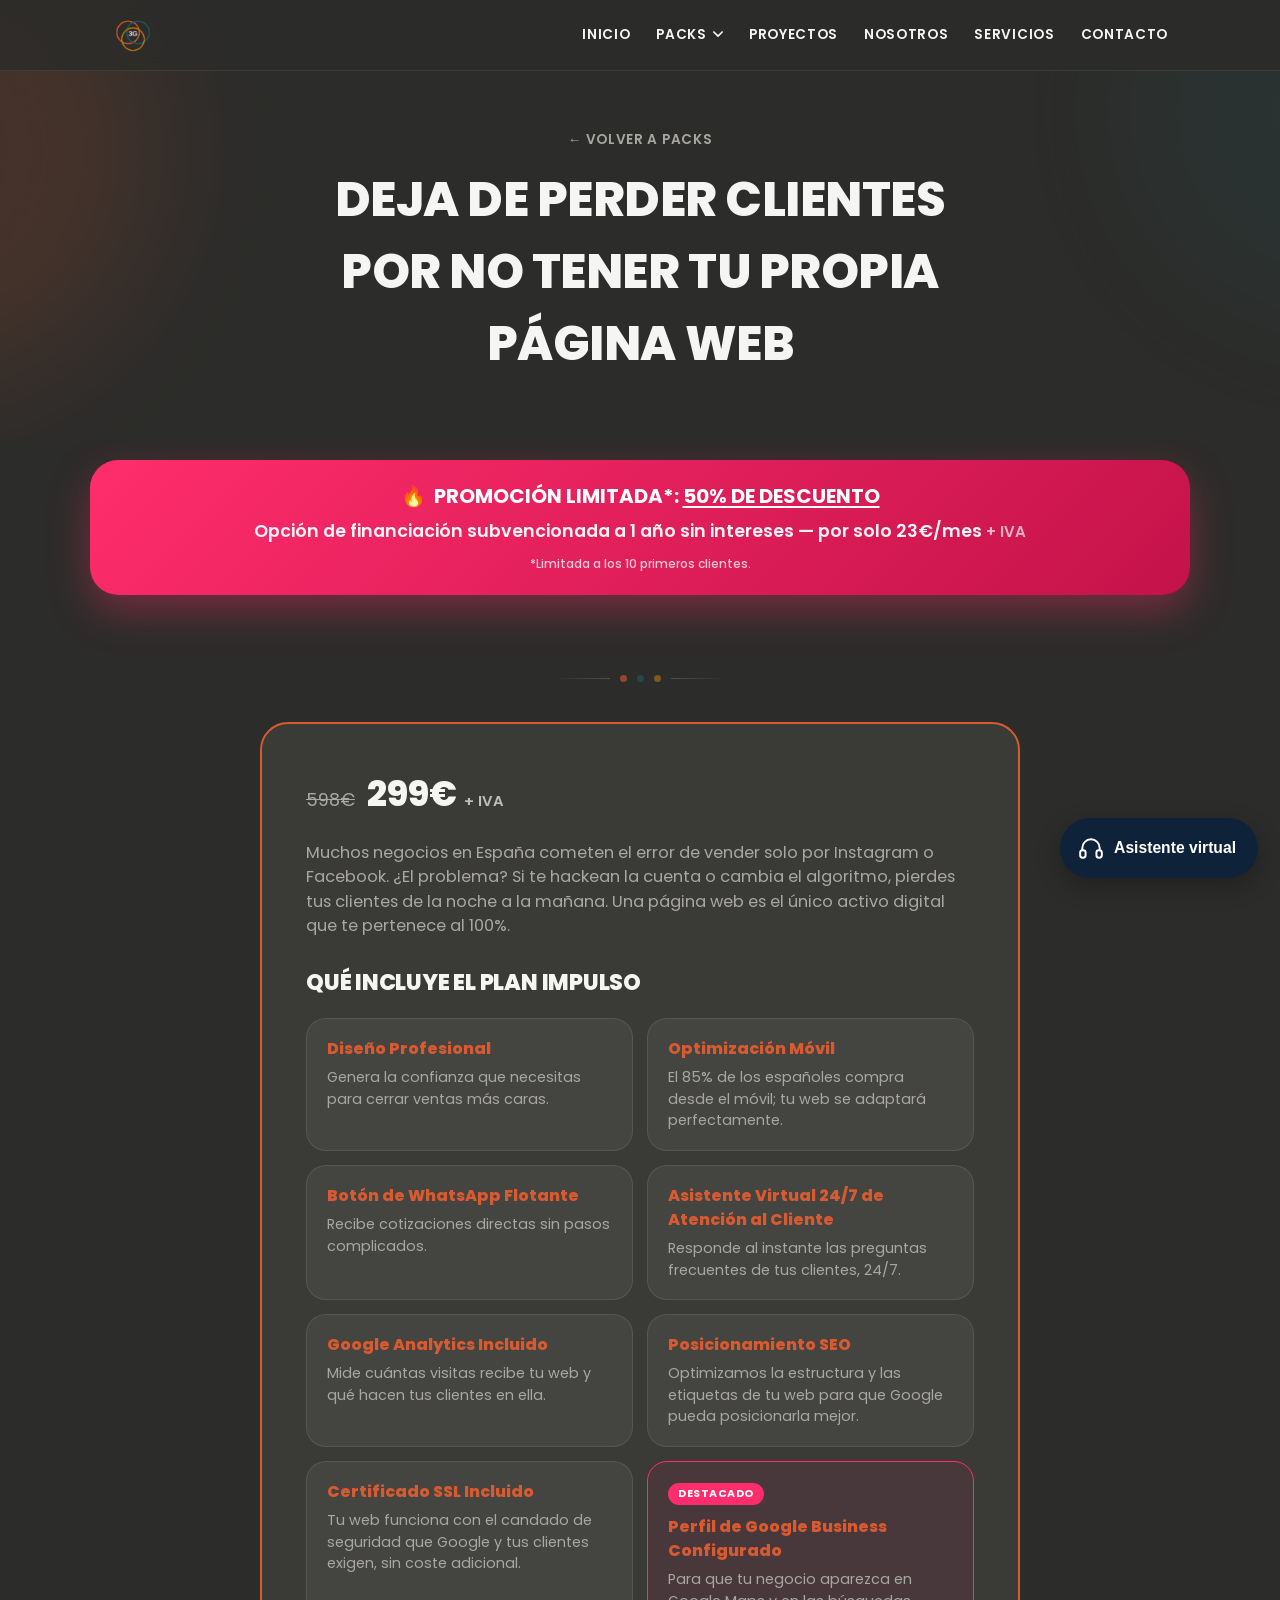
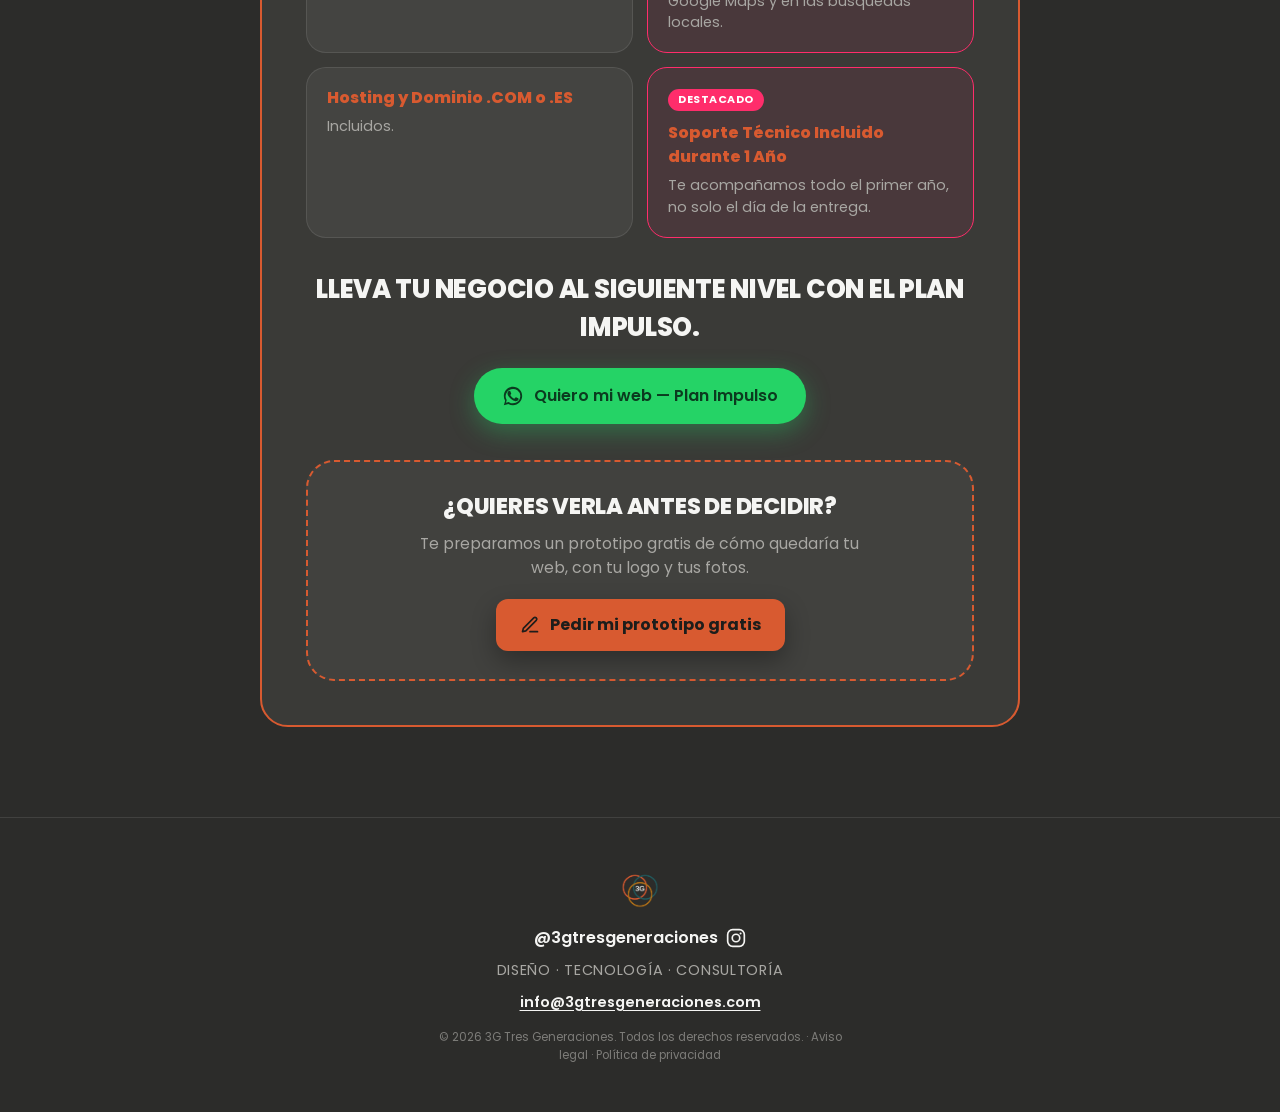
<file: packs/es/impulso.html>
<!-- 3G Tres Generaciones — Pack Impulso (España): landing individual -->
<!DOCTYPE html>
<html lang="es">
<head>
  <meta charset="UTF-8">
  <meta name="viewport" content="width=device-width, initial-scale=1.0">

  <title>Plan Impulso: página web profesional desde 299 € + IVA</title>
  <meta name="description" content="Tu página web profesional, adaptada al móvil, con WhatsApp, asistente virtual 24/7 y Google Business. 50% de descuento y opción de financiación.">
  <link rel="canonical" href="https://3gtresgeneraciones.com/packs/es/impulso.html">

  <!-- Open Graph -->
  <meta property="og:type" content="website">
  <meta property="og:url" content="https://3gtresgeneraciones.com/packs/es/impulso.html">
  <meta property="og:title" content="Plan Impulso: página web profesional desde 299 € + IVA">
  <meta property="og:description" content="Tu página web profesional, adaptada al móvil, con WhatsApp, asistente virtual 24/7 y Google Business. 50% de descuento y opción de financiación.">
  <meta property="og:image" content="https://3gtresgeneraciones.com/assets/og-3g-tres-generaciones.jpg">
  <meta property="og:image:width" content="1200">
  <meta property="og:image:height" content="630">
  <meta property="og:image:alt" content="3G Tres Generaciones — Diseño, tecnología y consultoría">
  <meta property="og:site_name" content="3G Tres Generaciones">
  <meta property="og:locale" content="es_ES">
  <meta name="twitter:card" content="summary_large_image">

  <!-- Favicon -->
  <link rel="icon" type="image/x-icon" href="/assets/favicon.ico">
  <link rel="icon" type="image/png" sizes="32x32" href="/assets/favicon-32.png">
  <link rel="apple-touch-icon" sizes="180x180" href="/assets/favicon-180.png">

  <!-- Fuentes -->
  <link rel="preload" href="/assets/fonts/poppins-400.woff2" as="font" type="font/woff2" crossorigin>
  <link rel="preload" href="/assets/fonts/poppins-800.woff2" as="font" type="font/woff2" crossorigin>
  <link rel="stylesheet" href="/assets/fonts/fonts.css">

  <link rel="stylesheet" href="../../style.css">
  <link rel="stylesheet" href="../../agente.css">
  <link rel="stylesheet" href="../packs.css">

  <!-- Datos estructurados -->
  <script type="application/ld+json">
{
  "@context": "https://schema.org",
  "@graph": [
    {
      "@type": "Organization",
      "@id": "https://3gtresgeneraciones.com/#negocio",
      "name": "3G Tres Generaciones",
      "url": "https://3gtresgeneraciones.com/"
    },
    {
      "@type": "Product",
      "name": "Plan Impulso — Página Web Profesional",
      "description": "Página web profesional con WhatsApp, asistente virtual 24/7 y Google Business incluidos.",
      "brand": {
        "@id": "https://3gtresgeneraciones.com/#negocio"
      },
      "offers": {
        "@type": "Offer",
        "priceCurrency": "EUR",
        "price": "299",
        "priceSpecification": {
          "@type": "UnitPriceSpecification",
          "price": "299",
          "priceCurrency": "EUR",
          "valueAddedTaxIncluded": false
        },
        "url": "https://3gtresgeneraciones.com/packs/es/impulso.html",
        "areaServed": "ES",
        "availability": "https://schema.org/InStock",
        "seller": {
          "@id": "https://3gtresgeneraciones.com/#negocio"
        }
      },
      "image": "https://3gtresgeneraciones.com/assets/og-3g-tres-generaciones.jpg"
    },
    {
      "@type": "BreadcrumbList",
      "itemListElement": [
        {
          "@type": "ListItem",
          "position": 1,
          "name": "Inicio",
          "item": "https://3gtresgeneraciones.com/"
        },
        {
          "@type": "ListItem",
          "position": 2,
          "name": "Packs",
          "item": "https://3gtresgeneraciones.com/packs/es/index.html"
        },
        {
          "@type": "ListItem",
          "position": 3,
          "name": "Plan Impulso",
          "item": "https://3gtresgeneraciones.com/packs/es/impulso.html"
        }
      ]
    }
  ]
}
  </script>
</head>
<body>

  <!-- ===================== MENÚ DE NAVEGACIÓN ===================== -->
  <nav class="site-nav" id="site-nav">
    <div class="site-nav__inner">
      <a class="site-nav__logo" href="../../index.html" aria-label="Inicio — 3G Tres Generaciones">
        <img src="../../assets/3G_logo_icono.png" alt="3G Tres Generaciones" width="46" height="46">
      </a>
      <ul class="site-nav__links">
        <li><a href="../../index.html#hero">Inicio</a></li>
        <li class="site-nav__item site-nav__item--dropdown">
          <a href="/packs/es/index.html">Packs</a>
          <button type="button" class="site-nav__caret" aria-expanded="false" aria-label="Mostrar los packs">
            <svg viewBox="0 0 12 8" width="10" height="7" aria-hidden="true"><path d="M1 1l5 5 5-5" fill="none" stroke="currentColor" stroke-width="2" stroke-linecap="round" stroke-linejoin="round"/></svg>
          </button>
          <ul class="site-nav__submenu">
            <li><a href="/packs/es/impulso.html">Pack Impulso</a></li>
            <li><a href="/packs/es/avanza.html">Pack Avanza</a></li>
            <li><a href="/packs/es/elite.html">Pack Elite</a></li>
          </ul>
        </li>
        <li><a href="../../proyectos.html">Proyectos</a></li>
        <li><a href="../../index.html#quienes-somos">Nosotros</a></li>
        <li><a href="../../index.html#servicios">Servicios</a></li>
        <li><a href="../../index.html#contacto">Contacto</a></li>
      </ul>
    </div>
  </nav>

  <!-- ===================== CABECERA ===================== -->
  <header class="packs-hero" id="top">
    <div class="blob blob--coral blob--faint" aria-hidden="true"></div>
    <div class="blob blob--petroleo blob--faint blob--small" aria-hidden="true"></div>

    <div class="packs-hero__inner reveal">
      <a href="index.html" class="back-link">← Volver a Packs</a>
      <h1 class="packs-hero__title">Deja de perder clientes por no tener tu propia página web</h1>
    </div>
  </header>

  <!-- ===================== PROMOCIÓN Y PRECIO ===================== -->
  <section class="packs" id="detalle">

    <div class="packs__banner reveal">
      <p class="packs__banner-text">
        <span class="packs__banner-emoji" aria-hidden="true">🔥</span>
        PROMOCIÓN LIMITADA*: <span class="packs__banner-highlight">50% DE DESCUENTO</span>
      </p>
      <p class="plan-banner__financing">Opción de financiación subvencionada a 1 año sin intereses — por solo 23€/mes&nbsp;<span class="precio-iva">+&nbsp;IVA</span></p>
      <p class="packs__banner-note">*Limitada a los 10 primeros clientes.</p>
    </div>

    <div class="divider" aria-hidden="true">
      <span class="divider__dot divider__dot--coral"></span>
      <span class="divider__dot divider__dot--petroleo"></span>
      <span class="divider__dot divider__dot--dorado"></span>
    </div>

    <div class="packs__details">
      <div class="pack-detail pack-detail--impulso reveal">
        <div class="pack-detail__inner">

          <div class="pack-detail__price">
            <span class="pack-detail__price-old">598€</span>
            <span class="pack-detail__price-new">299€&nbsp;<span class="precio-iva">+&nbsp;IVA</span></span>
          </div>

          <p class="pack-detail__intro">Muchos negocios en España cometen el error de vender solo por Instagram o Facebook. ¿El problema? Si te hackean la cuenta o cambia el algoritmo, pierdes tus clientes de la noche a la mañana. Una página web es el único activo digital que te pertenece al 100%.</p>

          <h2 class="plan-section-title">Qué incluye el Plan Impulso</h2>
          <ul class="plan-features">
            <li class="plan-features__item">
              <h3 class="plan-features__title">Diseño Profesional</h3>
              <p class="plan-features__text">Genera la confianza que necesitas para cerrar ventas más caras.</p>
            </li>
            <li class="plan-features__item">
              <h3 class="plan-features__title">Optimización Móvil</h3>
              <p class="plan-features__text">El 85% de los españoles compra desde el móvil; tu web se adaptará perfectamente.</p>
            </li>
            <li class="plan-features__item">
              <h3 class="plan-features__title">Botón de WhatsApp Flotante</h3>
              <p class="plan-features__text">Recibe cotizaciones directas sin pasos complicados.</p>
            </li>
            <li class="plan-features__item">
              <h3 class="plan-features__title">Asistente Virtual 24/7 de Atención al Cliente</h3>
              <p class="plan-features__text">Responde al instante las preguntas frecuentes de tus clientes, 24/7.</p>
            </li>
            <li class="plan-features__item">
              <h3 class="plan-features__title">Google Analytics Incluido</h3>
              <p class="plan-features__text">Mide cuántas visitas recibe tu web y qué hacen tus clientes en ella.</p>
            </li>
            <li class="plan-features__item">
              <h3 class="plan-features__title">Posicionamiento SEO</h3>
              <p class="plan-features__text">Optimizamos la estructura y las etiquetas de tu web para que Google pueda posicionarla mejor.</p>
            </li>
            <li class="plan-features__item">
              <h3 class="plan-features__title">Certificado SSL Incluido</h3>
              <p class="plan-features__text">Tu web funciona con el candado de seguridad que Google y tus clientes exigen, sin coste adicional.</p>
            </li>
            <li class="plan-features__item plan-features__item--highlight">
              <span class="plan-features__badge">Destacado</span>
              <h3 class="plan-features__title">Perfil de Google Business Configurado</h3>
              <p class="plan-features__text">Para que tu negocio aparezca en Google Maps y en las búsquedas locales.</p>
            </li>
            <li class="plan-features__item">
              <h3 class="plan-features__title">Hosting y Dominio .COM o .ES</h3>
              <p class="plan-features__text">Incluidos.</p>
            </li>
            <li class="plan-features__item plan-features__item--highlight">
              <span class="plan-features__badge">Destacado</span>
              <h3 class="plan-features__title">Soporte Técnico Incluido durante 1 Año</h3>
              <p class="plan-features__text">Te acompañamos todo el primer año, no solo el día de la entrega.</p>
            </li>
          </ul>

          <div class="plan-cta">
            <h2 class="plan-cta__title">Lleva tu negocio al siguiente nivel con el PLAN IMPULSO.</h2>
            <div class="plan-cta__actions">
              <a
                class="btn btn--whatsapp"
                href="https://wa.me/34611871937?text=Quiero%20mi%20web%20-%20Plan%20Impulso"
                target="_blank"
                rel="noopener"
              >
                <svg class="btn__icon" viewBox="0 0 24 24" aria-hidden="true"><path d="M17.472 14.382c-.297-.149-1.758-.867-2.03-.967-.273-.099-.471-.148-.67.15-.197.297-.767.966-.94 1.164-.173.199-.347.223-.644.075-.297-.15-1.255-.463-2.39-1.475-.883-.788-1.48-1.761-1.653-2.059-.173-.297-.018-.458.13-.606.134-.133.298-.347.446-.52.149-.174.198-.298.298-.497.099-.198.05-.371-.025-.52-.075-.149-.669-1.612-.916-2.207-.242-.579-.487-.5-.669-.51-.173-.008-.371-.01-.57-.01-.198 0-.52.074-.792.372-.272.297-1.04 1.016-1.04 2.479 0 1.462 1.065 2.875 1.213 3.074.149.198 2.096 3.2 5.077 4.487.709.306 1.262.489 1.694.625.712.227 1.36.195 1.871.118.571-.085 1.758-.719 2.006-1.413.248-.694.248-1.29.173-1.413-.074-.124-.272-.198-.57-.347z"/><path d="M12.001 2C6.478 2 2 6.478 2 12c0 1.86.505 3.646 1.457 5.203L2 22l4.938-1.396A9.943 9.943 0 0 0 12.001 22C17.523 22 22 17.523 22 12S17.523 2 12.001 2zm0 18.03a8.01 8.01 0 0 1-4.336-1.278l-.311-.188-3.037.858.842-2.997-.199-.31A8.006 8.006 0 1 1 20.007 12a8.014 8.014 0 0 1-8.006 8.03z"/></svg>
                Quiero mi web — Plan Impulso
              </a>
            </div>
          </div>

          <aside class="boceto-cta">
            <h2 class="boceto-cta__title">¿Quieres verla antes de decidir?</h2>
            <p class="boceto-cta__text">Te preparamos un prototipo gratis de cómo quedaría tu web, con tu logo y tus fotos.</p>
            <a
              class="boceto-cta__btn"
              href="https://wa.me/34611871937?text=Hola%2C%20me%20gustar%C3%ADa%20un%20prototipo%20gratis%20de%20mi%20web%20%28Plan%20Impulso%29."
              target="_blank"
              rel="noopener"
            >
              <svg class="boceto-cta__icono" viewBox="0 0 24 24" aria-hidden="true" fill="none" stroke="currentColor" stroke-width="2" stroke-linecap="round" stroke-linejoin="round"><path d="M12 20h9"/><path d="M16.5 3.5a2.1 2.1 0 0 1 3 3L7 19l-4 1 1-4z"/></svg>
              Pedir mi prototipo gratis
            </a>
          </aside>

        </div>
      </div>
    </div>
  </section>

  <!-- ===================== FOOTER ===================== -->
  <footer class="footer">
    <div class="footer__social">
      <img src="../../assets/3G_logo_icono.png" alt="3G Tres Generaciones" class="footer__logo" width="48" height="48" loading="lazy">
      <div class="footer__handle">
        <span>@3gtresgeneraciones</span>
        <a href="https://www.instagram.com/3gtresgeneraciones/" target="_blank" rel="noopener" aria-label="Instagram de 3G Tres Generaciones">
          <svg class="footer__ig-icon" viewBox="0 0 24 24" fill="none" xmlns="http://www.w3.org/2000/svg">
            <rect x="2" y="2" width="20" height="20" rx="6" stroke="currentColor" stroke-width="2"/>
            <circle cx="12" cy="12" r="4.5" stroke="currentColor" stroke-width="2"/>
            <circle cx="17.5" cy="6.5" r="1.2" fill="currentColor"/>
          </svg>
        </a>
      </div>
    </div>
    <p class="footer__tagline">Diseño · Tecnología · Consultoría</p>
    <p class="footer__email"><a href="mailto:info@3gtresgeneraciones.com">info@3gtresgeneraciones.com</a></p>
    <p class="footer__legal">© 2026 3G Tres Generaciones. Todos los derechos reservados. · <a href="/aviso-legal/">Aviso legal</a> · <a href="/privacidad/">Política de privacidad</a></p>
  </footer>

  <!-- ===================== BOTÓN FLOTANTE (móvil) ===================== -->
  <a
    class="sticky-whatsapp"
    id="stickyWhatsapp"
    href="https://wa.me/34611871937?text=Hola%2C%20he%20visto%20vuestra%20web%20y%20me%20gustar%C3%ADa%20m%C3%A1s%20informaci%C3%B3n"
    target="_blank"
    rel="noopener"
    aria-label="Escríbenos por WhatsApp"
  >
    <svg class="btn__icon" viewBox="0 0 24 24" aria-hidden="true"><path d="M17.472 14.382c-.297-.149-1.758-.867-2.03-.967-.273-.099-.471-.148-.67.15-.197.297-.767.966-.94 1.164-.173.199-.347.223-.644.075-.297-.15-1.255-.463-2.39-1.475-.883-.788-1.48-1.761-1.653-2.059-.173-.297-.018-.458.13-.606.134-.133.298-.347.446-.52.149-.174.198-.298.298-.497.099-.198.05-.371-.025-.52-.075-.149-.669-1.612-.916-2.207-.242-.579-.487-.5-.669-.51-.173-.008-.371-.01-.57-.01-.198 0-.52.074-.792.372-.272.297-1.04 1.016-1.04 2.479 0 1.462 1.065 2.875 1.213 3.074.149.198 2.096 3.2 5.077 4.487.709.306 1.262.489 1.694.625.712.227 1.36.195 1.871.118.571-.085 1.758-.719 2.006-1.413.248-.694.248-1.29.173-1.413-.074-.124-.272-.198-.57-.347z"/><path d="M12.001 2C6.478 2 2 6.478 2 12c0 1.86.505 3.646 1.457 5.203L2 22l4.938-1.396A9.943 9.943 0 0 0 12.001 22C17.523 22 22 17.523 22 12S17.523 2 12.001 2zm0 18.03a8.01 8.01 0 0 1-4.336-1.278l-.311-.188-3.037.858.842-2.997-.199-.31A8.006 8.006 0 1 1 20.007 12a8.014 8.014 0 0 1-8.006 8.03z"/></svg>
  </a>

  <script src="../../script.js"></script>
  <script src="../../agente-config.js"></script>
  <script src="../../agente.js"></script>
</body>
</html>
</file>
<file: assets/fonts/fonts.css>
/* Fuentes servidas desde el propio dominio (antes Google Fonts). Solo el juego latino. */
@font-face {
  font-family: 'Poppins';
  font-style: normal;
  font-weight: 400;
  font-display: swap;
  src: url('/assets/fonts/poppins-400.woff2') format('woff2');
}
@font-face {
  font-family: 'Poppins';
  font-style: normal;
  font-weight: 500;
  font-display: swap;
  src: url('/assets/fonts/poppins-500.woff2') format('woff2');
}
@font-face {
  font-family: 'Poppins';
  font-style: normal;
  font-weight: 600;
  font-display: swap;
  src: url('/assets/fonts/poppins-600.woff2') format('woff2');
}
@font-face {
  font-family: 'Poppins';
  font-style: normal;
  font-weight: 700;
  font-display: swap;
  src: url('/assets/fonts/poppins-700.woff2') format('woff2');
}
@font-face {
  font-family: 'Poppins';
  font-style: normal;
  font-weight: 800;
  font-display: swap;
  src: url('/assets/fonts/poppins-800.woff2') format('woff2');
}
@font-face {
  font-family: 'Playfair Display';
  font-style: italic;
  font-weight: 700;
  font-display: swap;
  src: url('/assets/fonts/playfair-display-700-italic.woff2') format('woff2');
}
</file>
<file: style.css>
/* =========================================================
   3G Consultoría — estilos
   Mobile-first. Breakpoints principales en 768px y 1100px.
   ========================================================= */

:root {
  --bg-dark: #2C2C2A;
  --coral: #D85A30;
  --petroleo: #215C60;
  --dorado: #BA7517;
  --promo: #FF2D6B;
  --promo-dark: #C4124A;
  --text-primary: #F5F5F3;
  --text-secondary: #A8A7A3;
  --card-bg: #F5F5F3;
  --step-bg: #3A3A37;

  --radius-lg: 28px;
  --radius-md: 20px;

  --font: 'Poppins', -apple-system, BlinkMacSystemFont, 'Segoe UI', sans-serif;
}

* {
  box-sizing: border-box;
}

html {
  scroll-behavior: smooth;
  overflow-x: hidden;
}

body {
  margin: 0;
  font-family: var(--font);
  background: var(--bg-dark);
  color: var(--text-primary);
  line-height: 1.5;
  overflow-x: hidden;
}

img {
  max-width: 100%;
  display: block;
}

h1, h2, h3 {
  font-weight: 800;
  text-transform: uppercase;
  letter-spacing: -0.01em;
  margin: 0;
}

p {
  margin: 0;
}

a {
  text-decoration: none;
  color: inherit;
}

section {
  position: relative;
}

#hero,
#packs-promocion,
#quienes-somos,
#servicios,
#contacto {
  scroll-margin-top: 88px;
}

/* ---------- Animaciones de scroll ---------- */
.reveal {
  opacity: 0;
  transform: translateY(24px);
  transition: opacity 0.7s ease, transform 0.7s ease;
}

.reveal.is-visible {
  opacity: 1;
  transform: translateY(0);
}

@media (prefers-reduced-motion: reduce) {
  .reveal {
    transition: none;
    opacity: 1;
    transform: none;
  }
  html {
    scroll-behavior: auto;
  }
}

/* ---------- Formas orgánicas de fondo ---------- */
.blob {
  position: absolute;
  border-radius: 50%;
  filter: blur(60px);
  opacity: 0.55;
  pointer-events: none;
  z-index: 0;
}

.blob--coral {
  width: 60vw;
  height: 60vw;
  max-width: 480px;
  max-height: 480px;
  top: -20%;
  left: -25%;
  background: var(--coral);
}

.blob--petroleo {
  width: 70vw;
  height: 70vw;
  max-width: 560px;
  max-height: 560px;
  bottom: -30%;
  right: -30%;
  background: var(--petroleo);
}

.blob--dorado {
  width: 45vw;
  height: 45vw;
  max-width: 360px;
  max-height: 360px;
  bottom: 10%;
  left: -20%;
  background: var(--dorado);
}

.blob--small {
  width: 50vw;
  height: 50vw;
  max-width: 400px;
  max-height: 400px;
  top: -20%;
  right: -20%;
  opacity: 0.35;
}

.blob--faint {
  opacity: 0.14;
}

/* ---------- Separador decorativo entre bloques ---------- */
.divider {
  display: flex;
  align-items: center;
  justify-content: center;
  gap: 10px;
  padding: 40px 20px;
  position: relative;
  z-index: 1;
}

.divider::before,
.divider::after {
  content: "";
  height: 1px;
  width: 56px;
  background: linear-gradient(90deg, transparent, rgba(245, 245, 243, 0.18));
}

.divider::after {
  transform: scaleX(-1);
}

.divider__dot {
  width: 7px;
  height: 7px;
  border-radius: 50%;
  opacity: 0.6;
}

.divider__dot--coral { background: var(--coral); }
.divider__dot--petroleo { background: var(--petroleo); }
.divider__dot--dorado { background: var(--dorado); }

.divider--light::before,
.divider--light::after {
  background: linear-gradient(90deg, transparent, rgba(44, 44, 42, 0.18));
}

/* ---------- Menú de navegación ---------- */
.site-nav {
  position: fixed;
  top: 0;
  left: 0;
  right: 0;
  z-index: 200;
  background: rgba(44, 44, 42, 0.85);
  backdrop-filter: blur(10px);
  -webkit-backdrop-filter: blur(10px);
  border-bottom: 1px solid rgba(245, 245, 243, 0.08);
}

.site-nav__inner {
  max-width: 1100px;
  margin: 0 auto;
  display: flex;
  align-items: center;
  justify-content: space-between;
  gap: 16px;
  padding: 12px 20px;
}

.site-nav__logo {
  display: flex;
  align-items: center;
  flex-shrink: 0;
}

.site-nav__logo img {
  width: 46px;
  height: 46px;
  border-radius: 50%;
  display: block;
}

.site-nav__links {
  list-style: none;
  display: flex;
  align-items: center;
  gap: 22px;
  margin: 0;
  padding: 0;
  overflow-x: auto;
  scrollbar-width: none;
}

.site-nav__links::-webkit-scrollbar {
  display: none;
}

.site-nav__links li {
  flex: 0 0 auto;
}

.site-nav__links a {
  display: inline-block;
  padding: 6px 2px;
  font-size: 0.85rem;
  font-weight: 600;
  text-transform: uppercase;
  letter-spacing: 0.05em;
  color: var(--text-primary);
  white-space: nowrap;
  transition: color 0.2s ease;
}

.site-nav__links a:hover,
.site-nav__links a:focus-visible {
  color: var(--coral);
}

@media (max-width: 600px) {
  .site-nav__inner {
    padding: 10px 16px;
  }

  .site-nav__logo img {
    width: 38px;
    height: 38px;
  }

  .site-nav__links {
    gap: 14px;
  }

  .site-nav__links a {
    font-size: 0.75rem;
  }
}

/* ---------- Menú de hamburguesa (móvil) ---------- */
.site-nav__toggle {
  display: none;
}

@media (max-width: 760px) {
  .site-nav.has-toggle .site-nav__toggle {
    display: inline-flex;
    align-items: center;
    justify-content: center;
    width: 44px;
    height: 44px;
    margin-left: auto;
    background: none;
    border: 1px solid rgba(245, 245, 243, 0.18);
    border-radius: 12px;
    color: var(--text-primary);
    cursor: pointer;
  }

  .site-nav__toggle-icon,
  .site-nav__toggle-icon::before,
  .site-nav__toggle-icon::after {
    display: block;
    width: 20px;
    height: 2px;
    border-radius: 2px;
    background: currentColor;
    transition: transform 0.2s ease, background 0.2s ease;
  }

  .site-nav__toggle-icon {
    position: relative;
  }

  .site-nav__toggle-icon::before,
  .site-nav__toggle-icon::after {
    content: "";
    position: absolute;
    left: 0;
  }

  .site-nav__toggle-icon::before { top: -6px; }
  .site-nav__toggle-icon::after { top: 6px; }

  .site-nav.is-menu-open .site-nav__toggle-icon { background: transparent; }
  .site-nav.is-menu-open .site-nav__toggle-icon::before { transform: translateY(6px) rotate(45deg); }
  .site-nav.is-menu-open .site-nav__toggle-icon::after { transform: translateY(-6px) rotate(-45deg); }

  .site-nav.has-toggle .site-nav__inner {
    flex-wrap: wrap;
  }

  .site-nav.is-menu-open {
    background: var(--bg-dark);
  }

  .site-nav.has-toggle .site-nav__links {
    display: none;
    flex-basis: 100%;
    flex-direction: column;
    align-items: stretch;
    gap: 0;
    padding: 8px 0 12px;
    overflow: visible;
  }

  .site-nav.has-toggle.is-menu-open .site-nav__links {
    display: flex;
  }

  .site-nav.has-toggle .site-nav__links a {
    display: block;
    padding: 12px 4px;
    font-size: 0.9rem;
  }

  .site-nav.has-toggle .site-nav__links > li + li {
    border-top: 1px solid rgba(245, 245, 243, 0.08);
  }

  /* «Packs» y sus tres packs siempre a la vista dentro del menú abierto */
  .site-nav.has-toggle .site-nav__item--dropdown {
    flex-direction: column;
    align-items: stretch;
  }

  .site-nav.has-toggle .site-nav__caret {
    display: none;
  }

  .site-nav.has-toggle .site-nav__submenu {
    position: static;
    opacity: 1;
    visibility: visible;
    transform: none;
    pointer-events: auto;
    min-width: 0;
    padding: 0 0 6px 16px;
    background: none;
    border: none;
    box-shadow: none;
  }

  .site-nav.has-toggle .site-nav__submenu a {
    padding: 9px 4px;
    font-size: 0.8rem;
    color: var(--text-secondary);
  }
}

/* ---------- Desplegable "Packs" en el nav ---------- */
.site-nav__item--dropdown {
  position: relative;
  display: flex;
  align-items: center;
  gap: 2px;
}

.site-nav__caret {
  display: inline-flex;
  align-items: center;
  justify-content: center;
  background: none;
  border: none;
  padding: 6px 2px;
  color: inherit;
  cursor: pointer;
  transition: transform 0.2s ease, color 0.2s ease;
}

.site-nav__caret:hover,
.site-nav__caret:focus-visible {
  color: var(--coral);
}

.site-nav__item--dropdown.is-open .site-nav__caret {
  transform: rotate(180deg);
}

.site-nav__submenu {
  list-style: none;
  margin: 0;
  padding: 8px;
  position: fixed;
  top: 0;
  left: 0;
  min-width: 150px;
  background: var(--bg-dark);
  border: 1px solid rgba(245, 245, 243, 0.12);
  border-radius: var(--radius-md);
  box-shadow: 0 16px 32px rgba(0, 0, 0, 0.4);
  display: flex;
  flex-direction: column;
  gap: 2px;
  opacity: 0;
  visibility: hidden;
  transform: translateY(-6px);
  transition: opacity 0.18s ease, transform 0.18s ease, visibility 0.18s;
  z-index: 210;
  pointer-events: none;
}

.site-nav__item--dropdown.is-open .site-nav__submenu {
  opacity: 1;
  visibility: visible;
  transform: translateY(0);
  pointer-events: auto;
}

.site-nav__submenu a {
  display: block;
  padding: 9px 12px;
  font-size: 0.78rem;
  border-radius: 10px;
  white-space: nowrap;
}

.site-nav__submenu a:hover,
.site-nav__submenu a:focus-visible {
  background: rgba(245, 245, 243, 0.08);
  color: var(--coral);
}

/* ---------- Sub-grupo "Colombia" (acordeón dentro del desplegable) ---------- */
.site-nav__subgroup-toggle {
  display: flex;
  align-items: center;
  justify-content: space-between;
  gap: 8px;
  width: 100%;
  background: none;
  border: none;
  color: inherit;
  font-family: var(--font);
  font-size: 0.78rem;
  font-weight: 600;
  text-transform: uppercase;
  letter-spacing: 0.05em;
  padding: 9px 12px;
  border-radius: 10px;
  cursor: pointer;
  text-align: left;
  transition: background 0.2s ease, color 0.2s ease;
}

.site-nav__subgroup-toggle:hover,
.site-nav__subgroup-toggle:focus-visible {
  background: rgba(245, 245, 243, 0.08);
  color: var(--coral);
}

.site-nav__subgroup-caret {
  flex-shrink: 0;
  transition: transform 0.2s ease;
}

.site-nav__subgroup.is-open .site-nav__subgroup-caret {
  transform: rotate(180deg);
}

.site-nav__subsubmenu {
  list-style: none;
  margin: 0;
  padding: 0;
  display: flex;
  flex-direction: column;
  gap: 2px;
  max-height: 0;
  overflow: hidden;
  transition: max-height 0.2s ease;
}

.site-nav__subgroup.is-open .site-nav__subsubmenu {
  max-height: 200px;
}

.site-nav__subsubmenu a {
  display: block;
  padding: 8px 12px 8px 24px;
  font-size: 0.75rem;
  border-radius: 10px;
  white-space: nowrap;
  color: var(--text-secondary);
}

.site-nav__subsubmenu a:hover,
.site-nav__subsubmenu a:focus-visible {
  background: rgba(245, 245, 243, 0.08);
  color: var(--coral);
}

/* ---------- Botón WhatsApp ---------- */
.btn {
  display: inline-flex;
  align-items: center;
  justify-content: center;
  gap: 10px;
  padding: 16px 28px;
  border-radius: 999px;
  font-family: var(--font);
  font-weight: 600;
  font-size: 1rem;
  cursor: pointer;
  border: none;
  transition: transform 0.2s ease, box-shadow 0.2s ease;
}

.btn--whatsapp {
  background: #25D366;
  color: #0B3B1F;
  box-shadow: 0 8px 24px rgba(37, 211, 102, 0.35);
}

.btn--whatsapp:hover,
.btn--whatsapp:focus-visible {
  transform: translateY(-2px);
  box-shadow: 0 12px 28px rgba(37, 211, 102, 0.45);
}

.btn__icon {
  width: 22px;
  height: 22px;
  fill: currentColor;
  flex-shrink: 0;
}

/* ---------- Botón flotante sticky (móvil) ---------- */
.sticky-whatsapp {
  position: fixed;
  bottom: 20px;
  right: 20px;
  width: 58px;
  height: 58px;
  border-radius: 50%;
  background: #25D366;
  color: #0B3B1F;
  display: flex;
  align-items: center;
  justify-content: center;
  box-shadow: 0 10px 24px rgba(0, 0, 0, 0.35);
  z-index: 100;
  transition: transform 0.2s ease, opacity 0.25s ease;
}

.sticky-whatsapp:hover {
  transform: scale(1.06);
}

.sticky-whatsapp .btn__icon {
  width: 28px;
  height: 28px;
}

@media (max-width: 600px) {
  .sticky-whatsapp {
    width: 52px;
    height: 52px;
    right: 16px;
    bottom: 16px;
  }

  .sticky-whatsapp .btn__icon {
    width: 26px;
    height: 26px;
  }
}

@media (min-width: 1100px) {
  .sticky-whatsapp {
    display: none;
  }
}

/* ============================================================
   HERO
   ============================================================ */
.hero {
  min-height: 100svh;
  display: flex;
  align-items: center;
  justify-content: center;
  padding: 70px 20px 80px;
  position: relative;
  overflow: hidden;
}

.hero__content {
  position: relative;
  z-index: 1;
  max-width: 640px;
  text-align: center;
  display: flex;
  flex-direction: column;
  align-items: center;
  gap: 24px;
}

.hero__logo-lockup {
  display: flex;
  flex-direction: column;
  align-items: center;
  gap: 8px;
  margin: 0 auto 48px auto;
}

.hero__logo-icon {
  width: 208px;
  height: auto;
}

.hero__logo-text {
  display: flex;
  flex-direction: column;
  align-items: center;
  gap: 4px;
}

.hero__logo-3g {
  font-size: 42px;
  font-weight: 800;
  color: #F5F5F3;
  line-height: 1;
}

.hero__logo-name {
  font-size: 20px;
  font-weight: 600;
  letter-spacing: 2px;
  color: #F5F5F3;
}

.hero__logo-tagline {
  font-size: 12px;
  letter-spacing: 1.5px;
  color: #A8A7A3;
}

@media (max-width: 600px) {
  .hero__logo-icon { width: 152px; }
  .hero__logo-3g { font-size: 32px; }
  .hero__logo-name { font-size: 16px; }
  .hero__logo-tagline { font-size: 10px; }
}

.hero__title {
  font-size: clamp(1.6rem, 5.5vw, 2.7rem);
  line-height: 1.15;
}

/* Segunda línea destacada bajo el titular */
.hero__pregunta {
  margin-top: -6px;
  color: var(--coral);
  font-size: clamp(1.2rem, 4.2vw, 1.75rem);
  font-weight: 800;
  line-height: 1.2;
}

.hero__subtitle {
  color: var(--text-secondary);
  font-size: clamp(1rem, 2.5vw, 1.25rem);
  max-width: 480px;
}

/* ============================================================
   SERVICIOS
   ============================================================ */
.services {
  padding: 90px 20px;
  overflow: hidden;
}

.services__grid {
  position: relative;
  z-index: 1;
  max-width: 1100px;
  margin: 0 auto;
  display: grid;
  grid-template-columns: 1fr;
  gap: 24px;
}

@media (min-width: 1024px) {
  .services__grid {
    grid-template-columns: repeat(3, 1fr);
  }
}

.card {
  background: var(--card-bg);
  color: var(--bg-dark);
  border-radius: var(--radius-lg);
  padding: 36px 28px;
  border-top: 8px solid transparent;
  box-shadow: 0 20px 40px rgba(0, 0, 0, 0.25);
  transition: transform 0.25s ease, box-shadow 0.25s ease;
}

.card:hover {
  transform: translateY(-6px);
  box-shadow: 0 26px 48px rgba(0, 0, 0, 0.3);
}

.card--coral { border-top-color: var(--coral); }
.card--petroleo { border-top-color: var(--petroleo); }
.card--dorado { border-top-color: var(--dorado); }

.card__title {
  font-size: 1.4rem;
  margin-bottom: 14px;
}

.card--coral .card__title { color: var(--coral); }
.card--petroleo .card__title { color: var(--petroleo); }
.card--dorado .card__title { color: var(--dorado); }

.card__text {
  color: #4a4a47;
  font-size: 0.98rem;
}

.services__title,
.packs__title {
  position: relative;
  z-index: 1;
  max-width: 1100px;
  margin: 0 auto 40px;
  font-size: clamp(1.6rem, 4vw, 2.2rem);
  text-align: center;
}

.card {
  display: flex;
  flex-direction: column;
}

/* Servicios concretos dentro de cada departamento */
.card__services {
  list-style: none;
  margin: 22px 0 0;
  padding: 20px 0 0;
  border-top: 1px solid rgba(44, 44, 42, 0.12);
  display: flex;
  flex-direction: column;
  gap: 16px;
}

.card__service-title {
  font-size: 1rem;
  font-weight: 700;
  margin-bottom: 4px;
}

.card__service-text {
  color: #4a4a47;
  font-size: 0.92rem;
}

.card__btn {
  margin-top: auto;
  align-self: flex-start;
  padding: 12px 22px;
  font-size: 0.92rem;
}

.card--petroleo .card__btn {
  color: var(--petroleo);
  margin-top: 24px;
}

/* ============================================================
   PACKS Y PROMOCIÓN
   ============================================================ */
.packs {
  padding: 20px 20px 90px;
  overflow: hidden;
}

.packs__banner {
  position: relative;
  z-index: 1;
  max-width: 1100px;
  margin: 0 auto 40px;
  background: linear-gradient(135deg, var(--promo), var(--promo-dark));
  border-radius: var(--radius-lg);
  padding: 22px 28px;
  text-align: center;
  box-shadow: 0 16px 40px rgba(255, 45, 107, 0.35);
}

.packs__banner-text {
  color: #FFFFFF;
  font-size: clamp(1rem, 2.6vw, 1.25rem);
  font-weight: 700;
  text-transform: none;
  letter-spacing: 0;
  line-height: 1.4;
}

.packs__banner-emoji {
  margin-right: 4px;
}

.packs__banner-highlight {
  text-decoration: underline;
  text-underline-offset: 3px;
  white-space: nowrap;
}

/* En móvil la frase de la promoción es más larga que la pantalla: que pueda partirse */
@media (max-width: 600px) {
  .packs__banner-highlight {
    white-space: normal;
  }
}

.packs__banner-note {
  margin-top: 10px;
  color: #FFFFFF;
  opacity: 0.75;
  font-size: 0.75rem;
  font-weight: 500;
  text-transform: none;
  letter-spacing: 0;
}

.packs__banner-financing {
  color: #FFFFFF;
  opacity: 0.95;
  font-size: clamp(1rem, 2.3vw, 1.1rem);
  font-weight: 600;
  text-transform: none;
  letter-spacing: 0;
  margin-top: 8px;
}

.packs__grid {
  position: relative;
  z-index: 1;
  max-width: 1100px;
  margin: 0 auto;
  display: grid;
  grid-template-columns: 1fr;
  gap: 24px;
}

@media (min-width: 1024px) {
  .packs__grid {
    grid-template-columns: repeat(3, 1fr);
  }
}

.pack-card {
  background: var(--card-bg);
  color: var(--bg-dark);
  border-radius: var(--radius-lg);
  padding: 32px 26px;
  border-top: 8px solid transparent;
  box-shadow: 0 20px 40px rgba(0, 0, 0, 0.25);
  display: flex;
  flex-direction: column;
  gap: 18px;
  transition: transform 0.25s ease, box-shadow 0.25s ease;
}

.pack-card:hover {
  transform: translateY(-6px);
  box-shadow: 0 26px 48px rgba(0, 0, 0, 0.3);
}

.pack-card--impulso { border-top-color: var(--coral); }
.pack-card--avanza { border-top-color: var(--petroleo); }
.pack-card--elite { border-top-color: var(--dorado); }

.pack-card__name {
  font-size: 1.3rem;
}

.pack-card--impulso .pack-card__name { color: var(--coral); }
.pack-card--avanza .pack-card__name { color: var(--petroleo); }
.pack-card--elite .pack-card__name { color: var(--dorado); }

.pack-card__price {
  display: flex;
  align-items: baseline;
  gap: 10px;
  flex-wrap: wrap;
}

.pack-card__price-old {
  font-size: 1rem;
  color: #8a8a86;
  text-decoration: line-through;
}

.pack-card__price-new {
  font-size: 1.8rem;
  font-weight: 800;
}

.pack-card--impulso .pack-card__price-new { color: var(--coral); }
.pack-card--avanza .pack-card__price-new { color: var(--petroleo); }
.pack-card--elite .pack-card__price-new { color: var(--dorado); }

/* «+ IVA»: pegado al precio, más pequeño y suave para que destaque el precio */
.precio-iva {
  font-size: 0.42em;
  font-weight: 600;
  opacity: 0.7;
  white-space: nowrap;
  letter-spacing: 0;
}

.plan-card__monthly .precio-iva,
.plan-banner__financing .precio-iva,
.packs__banner-financing .precio-iva {
  font-size: 0.85em;
}

.pack-card__list {
  list-style: none;
  margin: 0;
  padding: 0;
  display: flex;
  flex-direction: column;
  gap: 10px;
  flex: 1;
}

.pack-card__list li {
  position: relative;
  padding-left: 24px;
  font-size: 0.92rem;
  color: #4a4a47;
  text-transform: none;
  font-weight: 400;
}

.pack-card__list li::before {
  content: "✓";
  position: absolute;
  left: 0;
  top: 0;
  font-weight: 700;
}

.pack-card--impulso .pack-card__list li::before { color: var(--coral); }
.pack-card--avanza .pack-card__list li::before { color: var(--petroleo); }
.pack-card--elite .pack-card__list li::before { color: var(--dorado); }

.pack-card__actions {
  display: flex;
  flex-direction: column;
  gap: 10px;
  margin-top: auto;
}

/* Fila de botones en horizontal solo cuando hay sitio real: por debajo
   de 768px la tarjeta ocupa todo el ancho (1 columna), y desde 992px
   el grid de 3 columnas ya deja tarjetas suficientemente anchas. Entre
   768-991px las tarjetas son de ~230px (grid a 3 columnas todavía
   estrecho) y dos botones en fila se cortaban o partían el texto. */
@media (min-width: 480px) and (max-width: 767px) {
  .pack-card__actions {
    flex-direction: row;
  }
}

@media (min-width: 992px) {
  .pack-card__actions {
    flex-direction: row;
  }
}

.pack-card__actions .btn {
  flex: 1;
  padding: 14px 18px;
  font-size: 0.92rem;
}

.btn--outline {
  background: transparent;
  border: 2px solid currentColor;
}

.pack-card--impulso .btn--outline { color: var(--coral); }
.pack-card--avanza .btn--outline { color: var(--petroleo); }
.pack-card--elite .btn--outline { color: var(--dorado); }

.btn--outline:hover,
.btn--outline:focus-visible {
  transform: translateY(-2px);
  box-shadow: 0 8px 20px rgba(0, 0, 0, 0.15);
}

.btn--whatsapp-sm {
  background: #25D366;
  color: #0B3B1F;
  box-shadow: 0 8px 20px rgba(37, 211, 102, 0.3);
}

.btn--whatsapp-sm:hover,
.btn--whatsapp-sm:focus-visible {
  transform: translateY(-2px);
  box-shadow: 0 10px 24px rgba(37, 211, 102, 0.4);
}

/* ---------- Cabecera de la página dedicada de Packs ---------- */
.packs-hero {
  padding: 130px 20px 60px;
  text-align: center;
  position: relative;
  overflow: hidden;
}

.packs-hero__inner {
  position: relative;
  z-index: 1;
  max-width: 700px;
  margin: 0 auto;
  display: flex;
  flex-direction: column;
  align-items: center;
  gap: 14px;
}

.packs-hero__title {
  font-size: clamp(2rem, 6vw, 3rem);
}

.packs-hero__subtitle {
  color: var(--text-secondary);
  font-size: clamp(1rem, 2.5vw, 1.15rem);
  max-width: 520px;
}

.back-link {
  display: inline-block;
  color: var(--text-secondary);
  font-size: 0.85rem;
  font-weight: 600;
  text-transform: uppercase;
  letter-spacing: 0.05em;
  transition: color 0.2s ease;
}

.back-link:hover,
.back-link:focus-visible {
  color: var(--text-primary);
}

/* ============================================================
   PROYECTOS
   ============================================================ */
.projects {
  padding: 20px 20px 90px;
  overflow: hidden;
}

.projects__grid {
  position: relative;
  z-index: 1;
  max-width: 1100px;
  margin: 0 auto;
  display: grid;
  grid-template-columns: 1fr;
  gap: 28px;
}

@media (min-width: 768px) {
  .projects__grid {
    grid-template-columns: repeat(2, 1fr);
  }
}

.project-card {
  background: var(--card-bg);
  color: var(--bg-dark);
  border-radius: var(--radius-lg);
  overflow: hidden;
  border-top: 8px solid transparent;
  box-shadow: 0 20px 40px rgba(0, 0, 0, 0.25);
  display: flex;
  flex-direction: column;
  transition: transform 0.25s ease, box-shadow 0.25s ease;
}

.project-card:hover {
  transform: translateY(-6px);
  box-shadow: 0 26px 48px rgba(0, 0, 0, 0.3);
}

.project-card--coral { border-top-color: var(--coral); }
.project-card--petroleo { border-top-color: var(--petroleo); }
.project-card--dorado { border-top-color: var(--dorado); }

.project-card__image {
  background: var(--bg-dark);
  aspect-ratio: 16 / 10;
  overflow: hidden;
}

.project-card__image img {
  width: 100%;
  height: 100%;
  object-fit: cover;
  display: block;
  transition: transform 0.4s ease;
}

.project-card:hover .project-card__image img {
  transform: scale(1.04);
}

.project-card__body {
  padding: 28px 26px 32px;
  display: flex;
  flex-direction: column;
  gap: 14px;
  flex: 1;
}

.project-card__name {
  font-size: 1.3rem;
}

.project-card--coral .project-card__name { color: var(--coral); }
.project-card--petroleo .project-card__name { color: var(--petroleo); }
.project-card--dorado .project-card__name { color: var(--dorado); }

.project-card__badge {
  display: inline-block;
  align-self: flex-start;
  color: #fff;
  font-size: 0.7rem;
  font-weight: 700;
  text-transform: uppercase;
  letter-spacing: 0.05em;
  padding: 4px 12px;
  border-radius: 999px;
}

.project-card--coral .project-card__badge { background: var(--coral); }
.project-card--petroleo .project-card__badge { background: var(--petroleo); }
.project-card--dorado .project-card__badge { background: var(--dorado); }

.project-card__text {
  color: #4a4a47;
  font-size: 0.98rem;
  text-transform: none;
  font-weight: 400;
  flex: 1;
}

.project-card__cta {
  align-self: flex-start;
  margin-top: 6px;
  padding: 13px 26px;
  font-size: 0.92rem;
}

.project-card--coral .btn--outline { color: var(--coral); }
.project-card--petroleo .btn--outline { color: var(--petroleo); }
.project-card--dorado .btn--outline { color: var(--dorado); }

/* ---------- Detalle ampliado de cada pack ---------- */
.packs__details {
  position: relative;
  z-index: 1;
  max-width: 1100px;
  margin: 0 auto;
  display: flex;
  flex-direction: column;
  gap: 28px;
}

.packs__details-title {
  text-align: center;
  font-size: clamp(1.3rem, 3vw, 1.7rem);
  margin-bottom: 8px;
  color: var(--text-primary);
}

.pack-detail {
  scroll-margin-top: 88px;
}

.pack-detail__inner {
  max-width: 760px;
  margin: 0 auto;
  background: var(--step-bg);
  border-radius: var(--radius-lg);
  padding: 36px 28px;
  border: 2px solid transparent;
}

@media (min-width: 768px) {
  .pack-detail__inner {
    padding: 44px 44px;
  }
}

.pack-detail--impulso .pack-detail__inner { border-color: var(--coral); }
.pack-detail--avanza .pack-detail__inner { border-color: var(--petroleo); }
.pack-detail--elite .pack-detail__inner { border-color: var(--dorado); }

.pack-detail__title {
  font-size: clamp(1.6rem, 4vw, 2.2rem);
  margin-bottom: 16px;
}

.pack-detail--impulso .pack-detail__title { color: var(--coral); }
.pack-detail--avanza .pack-detail__title { color: var(--petroleo); }
.pack-detail--elite .pack-detail__title { color: var(--dorado); }

.pack-detail__price {
  display: flex;
  align-items: baseline;
  gap: 12px;
  flex-wrap: wrap;
  margin-bottom: 20px;
}

.pack-detail__price-old {
  font-size: 1.1rem;
  color: var(--text-secondary);
  text-decoration: line-through;
}

.pack-detail__price-new {
  font-size: 2.2rem;
  font-weight: 800;
  color: var(--text-primary);
}

.pack-detail__price-note {
  font-size: 0.85rem;
  color: var(--text-secondary);
  text-transform: none;
  font-weight: 400;
  flex-basis: 100%;
}

.pack-detail__intro {
  color: var(--text-secondary);
  font-size: 1.02rem;
  text-transform: none;
  font-weight: 400;
  margin-bottom: 28px;
}

.pack-detail__list {
  list-style: none;
  margin: 0 0 32px;
  padding: 0;
  display: flex;
  flex-direction: column;
  gap: 14px;
}

.pack-detail__list li {
  position: relative;
  padding-left: 26px;
  color: var(--text-primary);
  font-size: 0.98rem;
}

.pack-detail__list li::before {
  content: "✓";
  position: absolute;
  left: 0;
  top: 0;
  font-weight: 700;
}

.pack-detail--impulso .pack-detail__list li::before { color: var(--coral); }
.pack-detail--avanza .pack-detail__list li::before { color: var(--petroleo); }
.pack-detail--elite .pack-detail__list li::before { color: var(--dorado); }

/* ============================================================
   CÓMO TRABAJAMOS
   ============================================================ */
.process {
  padding: 90px 20px;
  background-color: var(--bg-dark);
  background-image: radial-gradient(rgba(245, 245, 243, 0.07) 1.5px, transparent 1.5px);
  background-size: 24px 24px;
}

.process__title {
  max-width: 1100px;
  margin: 0 auto 40px;
  font-size: clamp(1.6rem, 4vw, 2.2rem);
  text-align: center;
}

.process__track {
  position: relative;
  max-width: 1100px;
  margin: 0 auto;
  display: grid;
  grid-template-columns: 1fr;
  gap: 24px;
}

.process__line {
  position: absolute;
  z-index: 0;
  background: rgba(255, 255, 255, 0.15);
  top: 0;
  bottom: 0;
  left: 50px;
  width: 2px;
}

@media (min-width: 768px) and (max-width: 1023px) {
  .process__track {
    grid-template-columns: repeat(2, 1fr);
  }

  .process__line {
    display: none;
  }
}

@media (min-width: 1024px) {
  .process__track {
    grid-template-columns: repeat(4, 1fr);
  }

  .process__line {
    top: 60px;
    bottom: auto;
    left: 0;
    right: 0;
    width: auto;
    height: 2px;
  }
}

.step {
  position: relative;
  z-index: 1;
  background: var(--step-bg);
  color: var(--text-primary);
  border-radius: var(--radius-lg);
  padding: 36px 28px;
  border: 2px solid transparent;
  transition: transform 0.25s ease, border-color 0.25s ease;
}

.step:hover {
  transform: translateY(-6px);
}

.step--coral { border-color: var(--coral); }
.step--petroleo { border-color: var(--petroleo); }
.step--dorado { border-color: var(--dorado); }

.step__circle {
  display: flex;
  align-items: center;
  justify-content: center;
  width: 44px;
  height: 44px;
  border-radius: 50%;
  border: 2px solid transparent;
  background: var(--step-bg);
  font-size: 0.95rem;
  font-weight: 700;
  margin-bottom: 20px;
}

.step--coral .step__circle { border-color: var(--coral); color: var(--coral); }
.step--petroleo .step__circle { border-color: var(--petroleo); color: var(--petroleo); }
.step--dorado .step__circle { border-color: var(--dorado); color: var(--dorado); }

.step__title {
  font-size: 1.3rem;
  margin-bottom: 14px;
  color: var(--text-primary);
}

.step__text {
  color: var(--text-secondary);
  font-size: 0.98rem;
}

/* ============================================================
   QUIÉNES SOMOS
   ============================================================ */
.about {
  padding: 90px 20px;
}

.about__inner {
  max-width: 1100px;
  margin: 0 auto;
  color: var(--bg-dark);
  border-radius: var(--radius-lg);
  overflow: hidden;
  background: var(--card-bg);
  display: flex;
  flex-direction: column;
  box-shadow: 0 20px 50px rgba(0, 0, 0, 0.3);
}

@media (min-width: 900px) {
  .about__inner {
    flex-direction: row;
    align-items: stretch;
  }
}

.about__image-box {
  background: var(--bg-dark);
  display: flex;
  align-items: center;
  justify-content: center;
  padding: 16px;
  min-height: 320px;
  box-sizing: border-box;
}

@media (min-width: 900px) {
  .about__image-box {
    flex: 0 0 45%;
  }
}

.about__image-box img {
  width: 100%;
  height: 100%;
  object-fit: contain;
  display: block;
}

.about__copy {
  display: flex;
  flex-direction: column;
  justify-content: center;
  gap: 18px;
  padding: 40px 28px;
}

@media (min-width: 900px) {
  .about__copy {
    flex: 0 0 55%;
    padding: 48px 40px;
  }
}

.about__title {
  font-size: clamp(1.6rem, 4vw, 2.4rem);
  line-height: 1.25;
  color: var(--bg-dark);
}

.about__title-white {
  color: var(--bg-dark);
  opacity: 0.55;
}

.about__title-accent {
  color: var(--coral);
}

.about__text {
  color: #4a4a47;
  font-size: 1.05rem;
  text-transform: none;
  font-weight: 400;
}

/* ============================================================
   CTA FINAL
   ============================================================ */
.cta-final {
  padding: 100px 20px;
  text-align: center;
  overflow: hidden;
}

.cta-final__title {
  font-size: clamp(1.8rem, 5vw, 2.6rem);
  margin-bottom: 32px;
  position: relative;
  z-index: 1;
}

.cta-final .btn {
  position: relative;
  z-index: 1;
}

/* Contacto: tres tarjetas enteras clicables, una por color de la marca */
.contacto__intro {
  position: relative;
  z-index: 1;
  margin: -16px auto 36px;
  color: var(--text-secondary);
}

.contacto {
  --acento: var(--coral);
  position: relative;
  z-index: 1;
  max-width: 1100px;
  margin: 0 auto;
  display: grid;
  grid-template-columns: 1fr;
  gap: 16px;
  text-align: left;
}

.contacto__opcion--coral { --acento: #E8714A; --relleno: var(--coral); }
.contacto__opcion--petroleo { --acento: #2FA8A3; --relleno: var(--petroleo); }
.contacto__opcion--dorado { --acento: #D99A3A; --relleno: var(--dorado); }

.contacto__opcion {
  min-width: 0;
  display: flex;
  align-items: center;
  gap: 16px;
  padding: 20px;
  border-radius: var(--radius-md);
  background: var(--step-bg);
  border: 1px solid rgba(245, 245, 243, 0.08);
  color: var(--text-primary);
  text-decoration: none;
  transition: transform 0.2s ease, border-color 0.2s ease, box-shadow 0.2s ease;
}

.contacto__opcion:hover,
.contacto__opcion:focus-visible {
  transform: translateY(-4px);
  border-color: var(--acento);
  box-shadow: 0 16px 32px rgba(0, 0, 0, 0.3);
}

.contacto__opcion:focus-visible {
  outline: 3px solid var(--acento);
  outline-offset: 3px;
}

.contacto__icono {
  flex-shrink: 0;
  display: grid;
  place-items: center;
  width: 56px;
  height: 56px;
  border-radius: 16px;
  background: var(--relleno);
  color: #fff;
}

.contacto__icono svg {
  width: 28px;
  height: 28px;
}

.contacto__opcion--coral .contacto__icono svg {
  fill: currentColor;
}

.contacto__texto {
  flex: 1;
  min-width: 0;
  display: flex;
  flex-direction: column;
  gap: 2px;
}

.contacto__titulo {
  font-size: 1.05rem;
  font-weight: 700;
}

.contacto__detalle {
  color: var(--text-secondary);
  font-size: 0.92rem;
  overflow-wrap: anywhere;
}

/* Móviles muy estrechos: tarjetas más compactas y sin la flecha (toda la tarjeta es el enlace) */
@media (max-width: 360px) {
  .contacto__opcion {
    padding: 16px;
    gap: 12px;
  }

  .contacto__icono {
    width: 44px;
    height: 44px;
    border-radius: 12px;
  }

  .contacto__icono svg {
    width: 22px;
    height: 22px;
  }

  .contacto__flecha {
    display: none;
  }
}

.contacto__flecha {
  flex-shrink: 0;
  color: var(--acento);
  font-size: 1.4rem;
  font-weight: 700;
  transition: transform 0.2s ease;
}

.contacto__opcion:hover .contacto__flecha,
.contacto__opcion:focus-visible .contacto__flecha {
  transform: translateX(4px);
}

@media (min-width: 900px) {
  .contacto {
    grid-template-columns: repeat(3, 1fr);
    gap: 20px;
  }

  .contacto__opcion {
    flex-direction: column;
    align-items: flex-start;
    gap: 18px;
    padding: 28px 24px;
  }

  .contacto__titulo {
    font-size: 1.15rem;
  }

  .contacto__flecha {
    margin-top: auto;
  }
}

/* Email del pie */
.footer__email a {
  color: var(--text-primary);
  font-weight: 600;
  text-decoration: underline;
  text-underline-offset: 3px;
}

.footer__email {
  font-size: 0.9rem;
}

/* Tablet: una columna centrada en vez de tres columnas estrechas */
@media (min-width: 768px) and (max-width: 1023px) {
  .services__grid,
  .packs__grid {
    max-width: 640px;
  }
}

/* ============================================================
   FOOTER
   ============================================================ */
.footer {
  padding: 48px 20px 100px;
  text-align: center;
  display: flex;
  flex-direction: column;
  align-items: center;
  gap: 10px;
  border-top: 1px solid rgba(245, 245, 243, 0.1);
}

.footer__logo {
  width: 48px;
  height: 48px;
  border-radius: 50%;
  margin-bottom: 6px;
}

.footer__social {
  display: flex;
  flex-direction: column;
  align-items: center;
  gap: 6px;
}

.footer__handle {
  display: flex;
  align-items: center;
  gap: 8px;
  font-weight: 600;
  color: var(--text-primary);
}

.footer__handle a {
  display: inline-flex;
  color: var(--text-primary);
  transition: color 0.2s ease;
}

.footer__handle a:hover {
  color: var(--coral, #D85A30);
}

.footer__ig-icon {
  width: 20px;
  height: 20px;
}

.footer__tagline {
  color: var(--text-secondary);
  font-size: 0.9rem;
  text-transform: uppercase;
  letter-spacing: 0.05em;
}

.footer__legal {
  color: var(--text-secondary);
  opacity: 0.65;
  font-size: 0.72rem;
  text-transform: none;
  font-weight: 400;
  margin-top: 6px;
  max-width: 420px;
}

@media (min-width: 1100px) {
  .footer {
    padding-bottom: 48px;
  }
}
</file>
<file: agente.css>
/* ============================================================
   agente.css
   Estilos del asistente virtual (widget flotante de preguntas y
   respuestas predefinidas). Usa variables CSS para que sea
   fácil adaptarlo a la paleta real de cada sitio: sobrescribe
   estas variables en tu propio style.css, o cámbialas aquí.
   ============================================================ */

:root{
  --agente-primary: #0e223a;   /* color principal (burbuja, cabecera) */
  --agente-accent:  #25d366;   /* color de acento (botón lanzador, CTA) */
  --agente-bg:      #ffffff;   /* fondo del panel de chat */
  --agente-bubble-bot: #f1f5f9;
  --agente-text:    #111827;
  --agente-text-soft: #475569;
  --agente-radius: 16px;
}

#agente-launcher{
  position: fixed;
  /* 92px = deja sitio debajo para el botón flotante de WhatsApp
     (.sticky-whatsapp, en style.css), que ocupa esa esquina hasta
     1100px de ancho. Sin este hueco, ambos botones se solapan en
     móvil y tablet. */
  bottom: 92px;
  right: 22px;
  height: 60px;
  padding: 0 22px 0 18px;
  border-radius: 30px;
  background: var(--agente-primary);
  color: #fff;
  border: none;
  cursor: pointer;
  box-shadow: 0 8px 24px rgba(0,0,0,.28);
  display: flex;
  align-items: center;
  gap: 10px;
  z-index: 9999;
  transition: transform .15s ease;
}
#agente-launcher:hover{ transform: scale(1.04); }
#agente-launcher svg{ width: 26px; height: 26px; flex-shrink: 0; }
#agente-launcher span{ font-weight: 700; font-size: .98rem; white-space: nowrap; }

#agente-panel{
  position: fixed;
  bottom: 164px; /* encima del launcher ya desplazado (ver #agente-launcher) */
  right: 22px;
  width: 340px;
  max-width: calc(100vw - 32px);
  max-height: 70vh;
  background: var(--agente-bg);
  border-radius: var(--agente-radius);
  box-shadow: 0 12px 40px rgba(0,0,0,.25);
  display: flex;
  flex-direction: column;
  overflow: hidden;
  z-index: 9999;
  font-family: inherit;
  opacity: 0;
  transform: translateY(12px);
  pointer-events: none;
  transition: opacity .18s ease, transform .18s ease;
}
#agente-panel.open{
  opacity: 1;
  transform: translateY(0);
  pointer-events: auto;
}

#agente-header{
  background: linear-gradient(135deg, var(--agente-primary), var(--agente-primary-light, var(--agente-primary)));
  color: #fff;
  padding: 16px 18px;
  display:flex; align-items:center; gap: 12px;
  flex-shrink: 0;
}
#agente-avatar{
  width: 40px; height: 40px; border-radius: 50%;
  background: rgba(255,255,255,.15);
  display:flex; align-items:center; justify-content:center;
  flex-shrink: 0;
}
#agente-avatar svg{ width: 22px; height: 22px; }
#agente-header-text{ flex: 1; min-width: 0; }
#agente-header .title{ font-weight: 700; font-size: 1rem; }
#agente-header .subtitle{
  font-size: .78rem; color: #c9d3e2; margin-top: 2px;
  display: flex; align-items: center; gap: 6px;
}
.agente-dot{
  width: 8px; height: 8px; border-radius: 50%;
  background: var(--agente-accent);
  display: inline-block;
  box-shadow: 0 0 0 2px rgba(255,255,255,.15);
}
#agente-close{
  background: transparent; border: none; color: #fff;
  font-size: 1.3rem; line-height: 1; cursor: pointer; opacity:.85;
  width: 44px; height: 44px; /* área táctil cómoda, aunque el icono sea pequeño */
  display: flex; align-items: center; justify-content: center;
  flex-shrink: 0;
}
#agente-close:hover{ opacity: 1; }

#agente-body{
  padding: 16px 18px;
  overflow-y: auto;
  flex: 1;
  display: flex;
  flex-direction: column;
  gap: 10px;
}

.agente-bubble{
  background: var(--agente-bubble-bot);
  color: var(--agente-text);
  padding: 12px 14px;
  border-radius: 12px;
  border-top-left-radius: 4px;
  font-size: .92rem;
  line-height: 1.45;
  max-width: 92%;
}
.agente-bubble.user{
  background: var(--agente-primary);
  color: #fff;
  align-self: flex-end;
  border-top-left-radius: 12px;
  border-top-right-radius: 4px;
}

.agente-options{
  display: flex;
  flex-direction: column;
  gap: 8px;
  margin-top: 4px;
}
.agente-option-btn{
  background: #fff;
  border: 1.5px solid var(--agente-primary);
  color: var(--agente-primary);
  padding: 12px 14px;
  min-height: 44px; /* tamaño cómodo para dedo en móvil */
  border-radius: 10px;
  font-size: .88rem;
  font-weight: 600;
  text-align: left;
  cursor: pointer;
  transition: background .15s ease, color .15s ease;
}
.agente-option-btn:hover{
  background: var(--agente-primary);
  color: #fff;
}
.agente-option-btn.whatsapp{
  border-color: var(--agente-accent);
  color: var(--agente-accent);
}
.agente-option-btn.whatsapp:hover{
  background: var(--agente-accent);
  color: #fff;
}

.agente-back-btn{
  align-self: flex-start;
  background: none;
  border: none;
  color: var(--agente-text-soft);
  font-size: .82rem;
  cursor: pointer;
  padding: 6px 0;
  text-decoration: underline;
}

#agente-form{
  flex-shrink: 0;
  display: flex;
  align-items: center;
  gap: 8px;
  padding: 12px 14px;
  border-top: 1px solid #e5e7eb;
  background: var(--agente-bg);
}
#agente-input{
  flex: 1;
  min-width: 0;
  border: 1.5px solid #e5e7eb;
  border-radius: 20px;
  padding: 12px 14px;
  min-height: 44px; /* tamaño cómodo para dedo en móvil */
  font-size: .92rem;
  font-family: inherit;
  outline: none;
  color: var(--agente-text);
}
#agente-input:focus{ border-color: var(--agente-primary); }
#agente-send{
  flex-shrink: 0;
  width: 44px;
  height: 44px;
  border-radius: 50%;
  border: none;
  background: var(--agente-accent);
  color: #fff;
  font-size: 1rem;
  cursor: pointer;
  display: flex;
  align-items: center;
  justify-content: center;
}
#agente-send:hover{ opacity: .9; }

/* En móvil, el botón del Agente pasa a circular y sin texto (para no
   acaparar tanto sitio en pantalla), pero se mantiene ligeramente más
   grande que el de WhatsApp y con más sombra, para que se note que es
   el más importante de los dos. */
@media (max-width: 600px){
  #agente-launcher{
    width: 58px;
    height: 58px;
    bottom: 80px;
    padding: 0;
    border-radius: 50%;
    justify-content: center;
    box-shadow: 0 10px 24px rgba(0,0,0,.35);
  }
  #agente-launcher span{ display: none; }
  #agente-launcher svg{ width: 26px; height: 26px; }
  #agente-panel{ bottom: 148px; }
}

@media (max-width: 420px){
  #agente-panel{ right: 16px; left: 16px; width: auto; }
  #agente-launcher{ right: 16px; }
}

/* Desde 1100px .sticky-whatsapp (style.css) se oculta, así que el
   Agente puede volver a su esquina habitual sin dejar hueco. */
@media (min-width: 1100px){
  #agente-launcher{ bottom: 22px; }
  #agente-panel{ bottom: 94px; }
}
</file>
<file: diagnostico/diagnostico.css>
/* =========================================================
   3G Tres Generaciones — Diagnóstico gratis
   Hoja propia y ligera (la página no carga style.css).
   Mismos colores y tipografía que la web principal.
   ========================================================= */

:root {
  --bg-dark: #2C2C2A;
  --coral: #D85A30;
  --coral-claro: #F0805A;
  --petroleo: #215C60;
  --nombre: #2FA8A3; /* petróleo claro para el nombre del negocio: contraste 4,8:1 sobre --bg-dark */
  --text-primary: #F5F5F3;
  --text-secondary: #A8A7A3;
  --step-bg: #3A3A37;
  --borde: rgba(245, 245, 243, 0.14);
  --error: #FF8A80;

  --radius-lg: 28px;
  --radius-md: 20px;

  --font: 'Poppins', -apple-system, BlinkMacSystemFont, 'Segoe UI', sans-serif;
}

* {
  box-sizing: border-box;
}

html {
  -webkit-text-size-adjust: 100%;
}

body {
  margin: 0;
  min-height: 100vh;
  min-height: 100dvh;
  display: flex;
  flex-direction: column;
  font-family: var(--font);
  background: var(--bg-dark);
  color: var(--text-primary);
  line-height: 1.5;
  overflow-x: hidden;
}

h1, h2, h3, p {
  margin: 0;
}

a {
  color: inherit;
}

[hidden] {
  display: none !important;
}

/* ---------- Cabecera mínima ---------- */
.dx-header {
  display: flex;
  justify-content: center;
  padding: 18px 16px 6px;
  padding-top: max(18px, env(safe-area-inset-top));
}

.dx-header__logo {
  width: 60px;
  height: 60px;
  border-radius: 50%;
}

/* ---------- Contenedor ---------- */
.dx {
  flex: 1;
  width: 100%;
  max-width: 540px;
  margin: 0 auto;
  padding: 12px 16px 32px;
}

/* ---------- Barra: volver + progreso ---------- */
.dx-barra {
  display: flex;
  align-items: center;
  gap: 12px;
  margin-bottom: 28px;
}

.dx-volver {
  flex-shrink: 0;
  width: 44px;
  height: 44px;
  display: inline-flex;
  align-items: center;
  justify-content: center;
  border-radius: 50%;
  border: 1px solid var(--borde);
  background: transparent;
  color: var(--text-primary);
  cursor: pointer;
}

.dx-volver:hover,
.dx-volver:focus-visible {
  border-color: var(--coral);
  color: var(--coral-claro);
}

.dx-progreso {
  flex: 1;
  height: 8px;
  border-radius: 999px;
  background: var(--step-bg);
  overflow: hidden;
}

.dx-progreso__relleno {
  height: 100%;
  width: 0;
  border-radius: inherit;
  background: var(--coral);
  transition: width 0.3s ease;
}

.dx-progreso__texto {
  flex-shrink: 0;
  min-width: 3.2em;
  text-align: right;
  font-size: 0.8rem;
  color: var(--text-secondary);
}

/* ---------- Pantallas ---------- */
.dx-pantalla {
  display: flex;
  flex-direction: column;
  gap: 20px;
  animation: dx-entrar 0.25s ease;
}

@keyframes dx-entrar {
  from { opacity: 0; transform: translateY(8px); }
  to { opacity: 1; transform: none; }
}

@media (prefers-reduced-motion: reduce) {
  .dx-pantalla { animation: none; }
  .dx-progreso__relleno { transition: none; }
}

.dx-pantalla--inicio,
.dx-pantalla--gracias {
  padding-top: 6vh;
  text-align: center;
  align-items: center;
}

.dx-titulo {
  font-size: clamp(1.75rem, 7.5vw, 2.5rem);
  font-weight: 800;
  line-height: 1.15;
  letter-spacing: -0.01em;
}

.dx-subtitulo {
  font-size: 1.05rem;
  color: var(--text-secondary);
  max-width: 30em;
}

.dx-subtitulo strong {
  color: var(--text-primary);
}

.dx-nota {
  font-size: 0.82rem;
  color: var(--text-secondary);
}

.dx-pregunta {
  display: block;
  font-size: clamp(1.3rem, 5.5vw, 1.6rem);
  font-weight: 700;
  line-height: 1.25;
}

[tabindex="-1"]:focus {
  outline: none;
}

/* ---------- Botones ---------- */
.dx-btn {
  display: inline-flex;
  align-items: center;
  justify-content: center;
  gap: 10px;
  width: 100%;
  min-height: 58px;
  padding: 14px 28px;
  border: none;
  border-radius: 999px;
  background: var(--coral);
  color: #fff;
  font-family: var(--font);
  font-size: 1.05rem;
  font-weight: 600;
  text-decoration: none;
  cursor: pointer;
  box-shadow: 0 8px 24px rgba(216, 90, 48, 0.35);
  transition: transform 0.2s ease, box-shadow 0.2s ease, opacity 0.2s ease;
}

.dx-btn:hover,
.dx-btn:focus-visible {
  transform: translateY(-2px);
  box-shadow: 0 12px 28px rgba(216, 90, 48, 0.45);
}

.dx-btn:focus-visible,
.dx-opcion:focus-visible,
.dx-volver:focus-visible,
.dx-input:focus-visible {
  outline: 3px solid var(--coral-claro);
  outline-offset: 2px;
}

.dx-btn[disabled] {
  opacity: 0.6;
  cursor: wait;
  transform: none;
}

.dx-btn--whatsapp {
  background: #25D366;
  color: #0B3B1F;
  box-shadow: 0 8px 24px rgba(37, 211, 102, 0.35);
}

.dx-btn--whatsapp:hover,
.dx-btn--whatsapp:focus-visible {
  box-shadow: 0 12px 28px rgba(37, 211, 102, 0.45);
}

.dx-btn__icono {
  width: 22px;
  height: 22px;
  fill: currentColor;
  flex-shrink: 0;
}

/* ---------- Opciones (respuestas) ---------- */
.dx-opciones {
  display: grid;
  gap: 12px;
}

.dx-opcion {
  width: 100%;
  min-height: 62px;
  padding: 14px 20px;
  border: 2px solid var(--borde);
  border-radius: var(--radius-md);
  background: var(--step-bg);
  color: var(--text-primary);
  font-family: var(--font);
  font-size: 1.08rem;
  font-weight: 600;
  text-align: left;
  cursor: pointer;
  transition: border-color 0.15s ease, background 0.15s ease;
}

.dx-opcion:hover {
  border-color: rgba(216, 90, 48, 0.6);
}

.dx-opcion[aria-pressed="true"] {
  border-color: var(--coral);
  background: rgba(216, 90, 48, 0.18);
}

/* ---------- Campos de formulario ---------- */
.dx-form-negocio,
.dx-form {
  display: flex;
  flex-direction: column;
  gap: 18px;
}

.dx-campo {
  display: flex;
  flex-direction: column;
  gap: 6px;
}

.dx-campo > label {
  font-size: 0.95rem;
  font-weight: 600;
}

.dx-opcional {
  font-weight: 400;
  color: var(--text-secondary);
}

.dx-input {
  width: 100%;
  min-height: 56px;
  padding: 12px 16px;
  border: 2px solid var(--borde);
  border-radius: 16px;
  background: var(--step-bg);
  color: var(--text-primary);
  font-family: var(--font);
  font-size: 1.05rem; /* >= 16px: evita el zoom automático en iOS */
}

.dx-input::placeholder {
  color: rgba(168, 167, 163, 0.6);
}

.dx-input:focus {
  border-color: var(--coral);
}

.dx-input[aria-invalid="true"] {
  border-color: var(--error);
}

.dx-error {
  font-size: 0.85rem;
  color: var(--error);
}

.dx-campo--check {
  display: grid;
  grid-template-columns: auto 1fr;
  align-items: start;
  column-gap: 12px;
  row-gap: 6px;
}

.dx-campo--check input {
  width: 24px;
  height: 24px;
  margin: 2px 0 0;
  accent-color: var(--coral);
  cursor: pointer;
}

.dx-campo--check label {
  font-size: 0.82rem;
  font-weight: 400;
  color: var(--text-secondary);
  line-height: 1.5;
  cursor: pointer;
}

.dx-campo--check label a {
  color: var(--coral-claro);
  text-decoration: underline;
}

.dx-campo--check .dx-error {
  grid-column: 2;
}

.dx-trampa {
  position: absolute;
  left: -10000px;
  width: 1px;
  height: 1px;
  overflow: hidden;
}

/* ---------- Resultado ---------- */
.dx-resultado__negocio {
  font-size: clamp(1.75rem, 8vw, 2.3rem);
  line-height: 1.15;
  overflow-wrap: anywhere;
}

.dx-resultado {
  display: flex;
  flex-direction: column;
  gap: 14px;
}

.dx-linea {
  padding: 18px 20px;
  border-radius: var(--radius-md);
  background: var(--step-bg);
  font-size: 1.02rem;
  color: var(--text-secondary);
}

.dx-cifra {
  display: block;
  margin: 4px 0;
  font-size: 1.55rem;
  font-weight: 800;
  line-height: 1.2;
  color: var(--coral-claro);
}

.dx-linea--dinero {
  background: var(--petroleo);
  color: rgba(245, 245, 243, 0.85);
}

.dx-linea__clientes {
  font-weight: 600;
  color: #fff;
}

.dx-cifra--dinero {
  margin: 8px 0 0;
  font-size: 2.2rem;
  color: #fff;
}

/* Frase cuando el dinero no llega al mínimo: mismo bloque destacado */
.dx-linea__mensaje {
  display: block;
  font-size: 1.2rem;
  font-weight: 700;
  line-height: 1.35;
  color: #fff;
}

.dx-pantalla[data-pantalla="resultado"] > .dx-nota {
  margin-top: -8px;
}

/* ---------- El caramelo ---------- */
.dx-caramelo {
  display: flex;
  flex-direction: column;
  gap: 14px;
  margin-top: 12px;
  padding: 24px 20px;
  border: 2px solid var(--coral);
  border-radius: var(--radius-lg);
  color: var(--text-secondary);
}

.dx-caramelo__titulo {
  font-size: 1.25rem;
  font-weight: 700;
  line-height: 1.3;
  color: var(--text-primary);
  overflow-wrap: anywhere;
}

/* ---------- Nombre del negocio (título del resultado y caramelo) ---------- */
.dx-nombre {
  font-family: 'Playfair Display', Georgia, serif;
  font-style: italic;
  font-weight: 700;
  color: var(--nombre);
}

.dx-caramelo__nombre {
  font-size: 1.3em;
}

.dx-gracias__nombre {
  font-size: 1.2em;
}

/* ---------- Pie ---------- */
.dx-pie {
  padding: 20px 16px;
  padding-bottom: max(20px, env(safe-area-inset-bottom));
  text-align: center;
  font-size: 0.78rem;
}

.dx-pie a {
  color: var(--text-secondary);
}

@media (min-width: 768px) {
  .dx {
    padding-top: 24px;
  }

  .dx-btn {
    width: auto;
    min-width: 280px;
    align-self: center;
  }

  .dx-pantalla--inicio .dx-btn,
  .dx-pantalla--gracias .dx-btn {
    align-self: center;
  }
}
</file>
<file: packs/packs.css>
/* =========================================================
   3G Consultoría — Packs (landings individuales + overview)
   Extiende ../style.css: mismos tokens de color, tipografía y
   radios. Solo añade los componentes que no existían ya en el
   sitio (financiación, precio en COP, lista de funcionalidades
   con destacadas, y CTA final de doble botón).
   ========================================================= */

/* ---------- Banner de promoción: línea de financiación ---------- */
.plan-banner__financing {
  color: #FFFFFF;
  opacity: 0.95;
  font-size: clamp(1rem, 2.3vw, 1.1rem);
  font-weight: 600;
  text-transform: none;
  letter-spacing: 0;
  margin-top: 8px;
}

/* ---------- Precio: equivalente en COP ---------- */
.plan-price__cop {
  font-size: 0.55em;
  font-weight: 600;
  color: var(--text-secondary);
}

/* ---------- Nota de cambio EUR/COP en la vista general (neutral) ---------- */
.packs__price-disclaimer {
  max-width: 1100px;
  margin: 24px auto 0;
  text-align: center;
  font-size: 0.85rem;
  color: var(--text-secondary);
  text-transform: none;
  font-weight: 400;
}

/* ---------- Tarjetas del overview: cuota mensual ---------- */
.plan-card__monthly {
  font-size: 0.85rem;
  color: #6a6a66;
  text-transform: none;
  font-weight: 500;
  margin-top: -8px;
}

/* ---------- Lista de funcionalidades incluidas ---------- */
.plan-features {
  list-style: none;
  margin: 0 0 32px;
  padding: 0;
  display: grid;
  grid-template-columns: 1fr;
  gap: 14px;
}

@media (min-width: 640px) {
  .plan-features {
    grid-template-columns: repeat(2, 1fr);
  }
}

.plan-features__item {
  position: relative;
  background: rgba(245, 245, 243, 0.05);
  border: 1px solid rgba(245, 245, 243, 0.1);
  border-radius: var(--radius-md);
  padding: 18px 20px;
}

.plan-features__item--highlight {
  background: rgba(255, 45, 107, 0.08);
  border-color: var(--promo);
}

.plan-features__badge {
  display: inline-block;
  background: var(--promo);
  color: #FFFFFF;
  font-size: 0.68rem;
  font-weight: 700;
  text-transform: uppercase;
  letter-spacing: 0.05em;
  padding: 3px 10px;
  border-radius: 999px;
  margin-bottom: 10px;
}

.plan-features__title {
  font-size: 1rem;
  text-transform: none;
  letter-spacing: 0;
  margin-bottom: 6px;
  color: var(--text-primary);
}

.pack-detail--impulso .plan-features__title { color: var(--coral); }
.pack-detail--avanza .plan-features__title { color: var(--petroleo); }
.pack-detail--elite .plan-features__title { color: var(--dorado); }

.plan-features__text {
  font-size: 0.9rem;
  color: var(--text-secondary);
  text-transform: none;
  font-weight: 400;
}

/* ---------- Encabezado de sección dentro del detalle ---------- */
.plan-section-title {
  font-size: clamp(1.15rem, 3vw, 1.4rem);
  margin-bottom: 18px;
  color: var(--text-primary);
}

/* ---------- CTA final de la landing (doble botón) ---------- */
.plan-cta {
  text-align: center;
}

.plan-cta__title {
  font-size: clamp(1.2rem, 3.2vw, 1.6rem);
  margin-bottom: 22px;
  color: var(--text-primary);
}

.plan-cta__actions {
  display: flex;
  flex-direction: column;
  gap: 12px;
  align-items: center;
}

@media (min-width: 480px) {
  .plan-cta__actions {
    flex-direction: row;
    justify-content: center;
  }
}

/* ---------- Prototipo gratis (en lugar de «Volver a todos los packs»; las clases conservan el nombre «boceto») ---------- */
.pack-detail--impulso { --pack: var(--coral); --pack-texto: #1d1d1b; }
.pack-detail--avanza { --pack: #2A8C88; --pack-texto: #fff; }
.pack-detail--elite { --pack: var(--dorado); --pack-texto: #1d1d1b; }

.boceto-cta {
  margin-top: 36px;
  padding: 28px 22px;
  border: 2px dashed var(--pack);
  border-radius: var(--radius-lg);
  background: rgba(245, 245, 243, 0.04);
  text-align: center;
}

.boceto-cta__title {
  font-size: clamp(1.15rem, 3vw, 1.4rem);
  color: var(--text-primary);
  margin-bottom: 8px;
}

.boceto-cta__text {
  color: var(--text-secondary);
  font-size: 0.98rem;
  max-width: 30em;
  margin: 0 auto 20px;
  text-transform: none;
  font-weight: 400;
}

.boceto-cta__btn {
  display: inline-flex;
  align-items: center;
  gap: 10px;
  padding: 14px 24px;
  border-radius: 12px;
  background: var(--pack);
  color: var(--pack-texto);
  font-weight: 700;
  font-size: 1rem;
  text-decoration: none;
  box-shadow: 0 10px 24px rgba(0, 0, 0, 0.3);
  transition: transform 0.2s ease, box-shadow 0.2s ease;
}

.boceto-cta__btn:hover,
.boceto-cta__btn:focus-visible {
  transform: translateY(-2px);
  box-shadow: 0 14px 30px rgba(0, 0, 0, 0.4);
}

.boceto-cta__btn:focus-visible {
  outline: 3px solid var(--text-primary);
  outline-offset: 3px;
}

.boceto-cta__icono {
  width: 20px;
  height: 20px;
  flex-shrink: 0;
}

@media (max-width: 420px) {
  .boceto-cta {
    padding: 24px 14px;
  }

  .boceto-cta__btn {
    width: 100%;
    justify-content: center;
    text-align: center;
    padding: 13px 12px;
    font-size: 0.92rem;
    gap: 8px;
  }
}

/* «Pedir mi prototipo gratis» es largo: en móviles pequeños, sin el icono para que quepa en una línea */
@media (max-width: 400px) {
  .boceto-cta__icono {
    display: none;
  }
}
</file>
